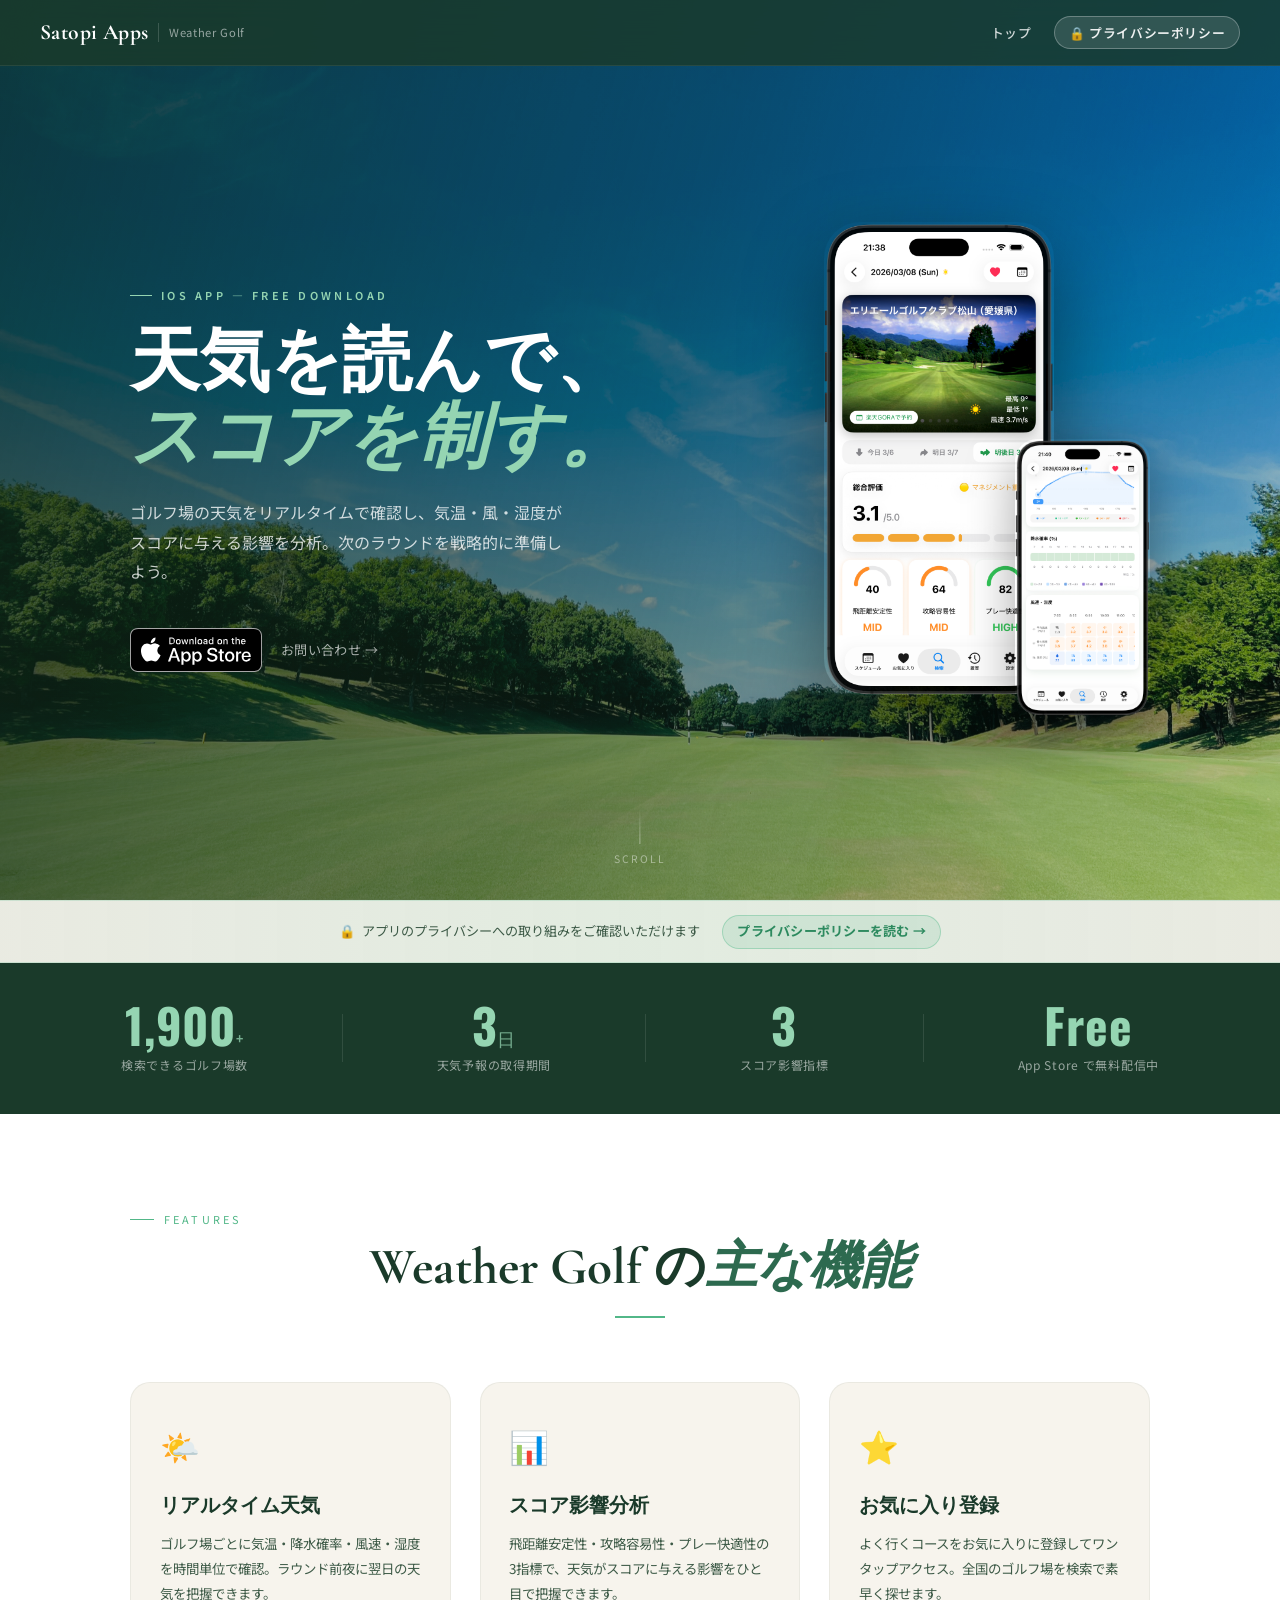
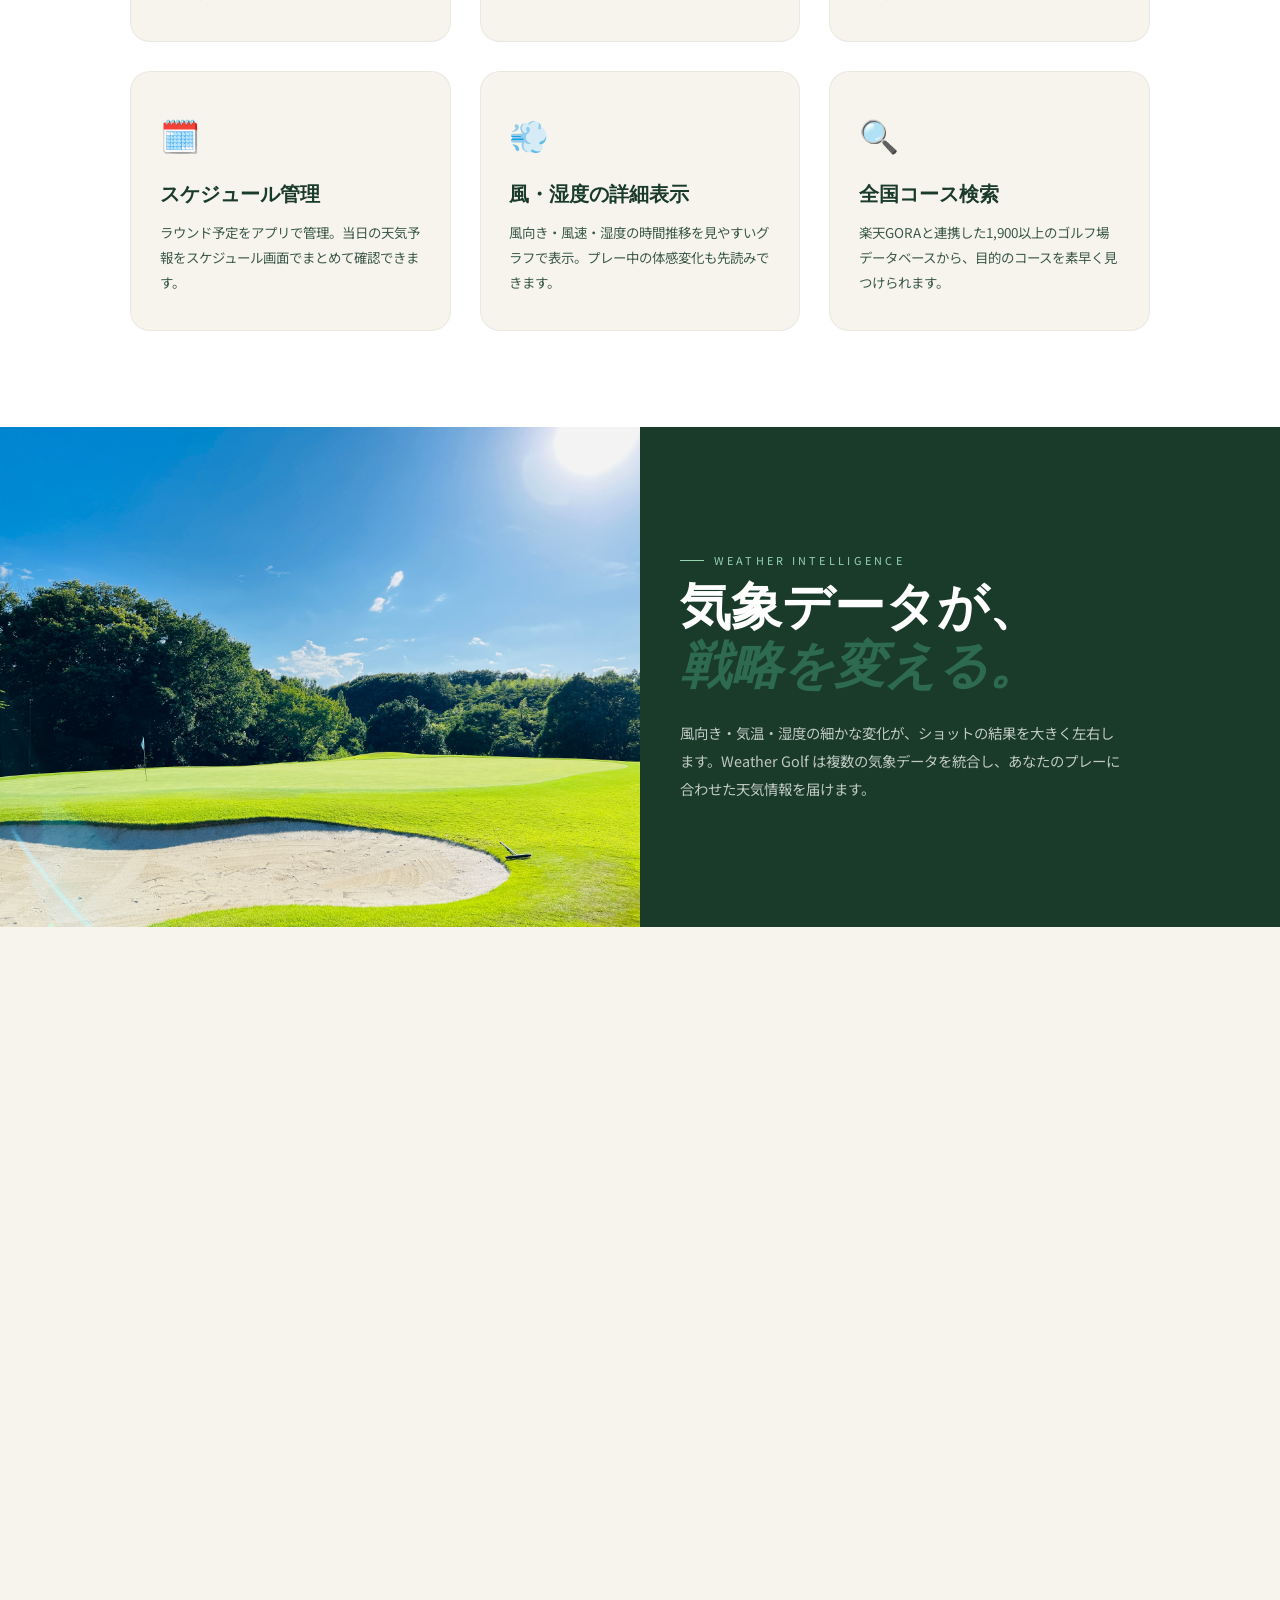
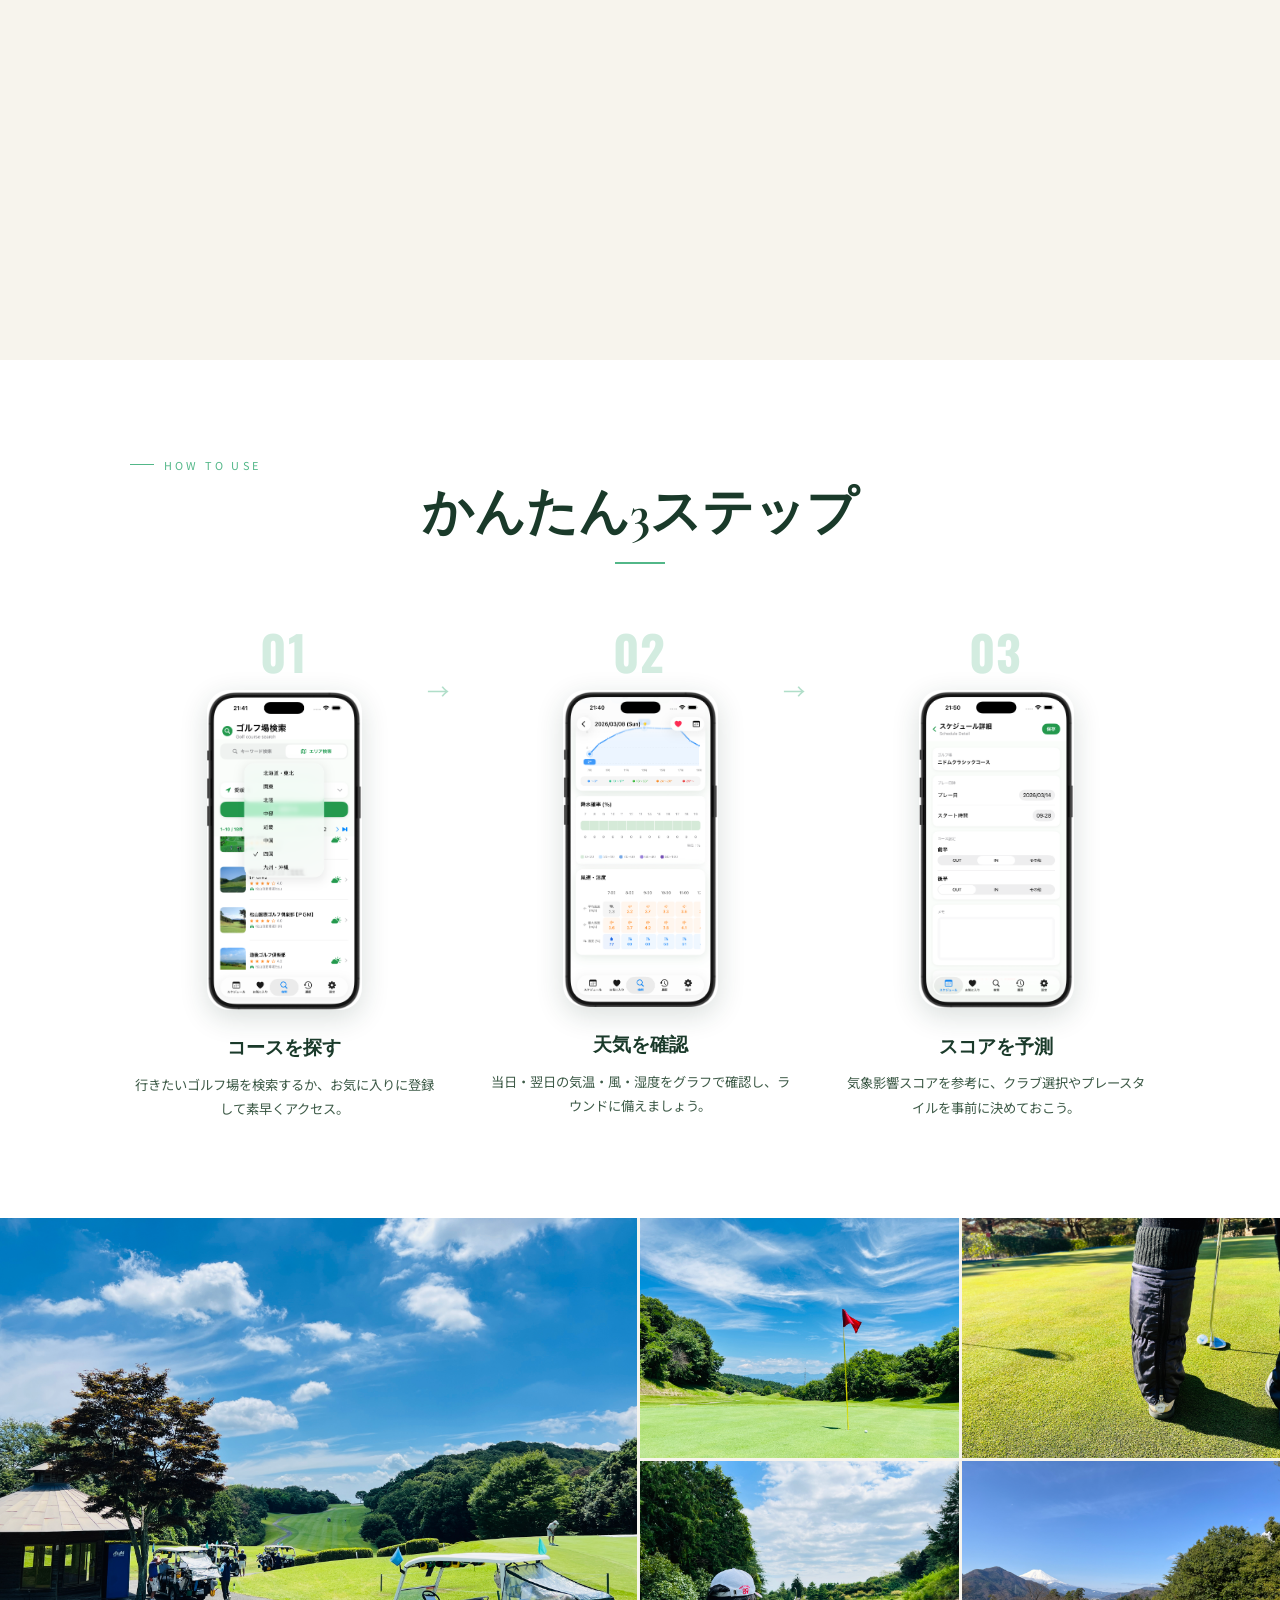
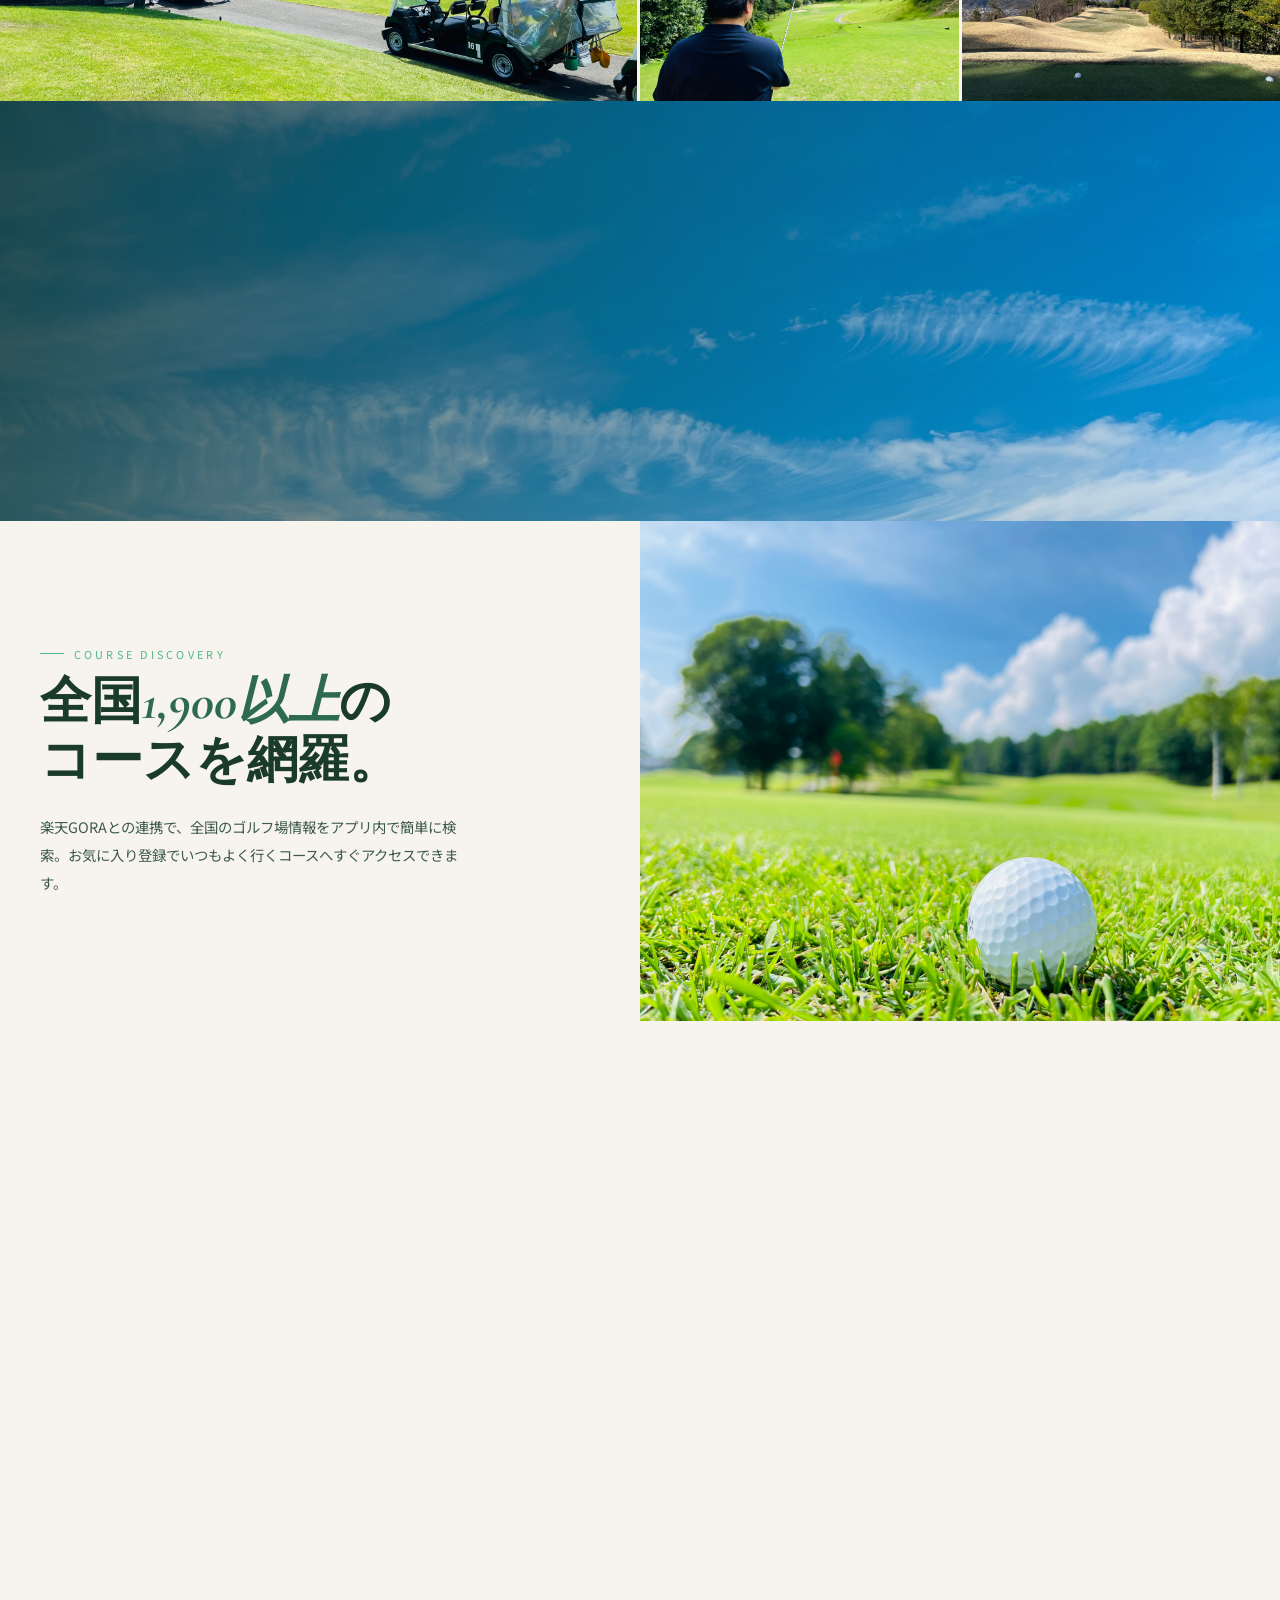
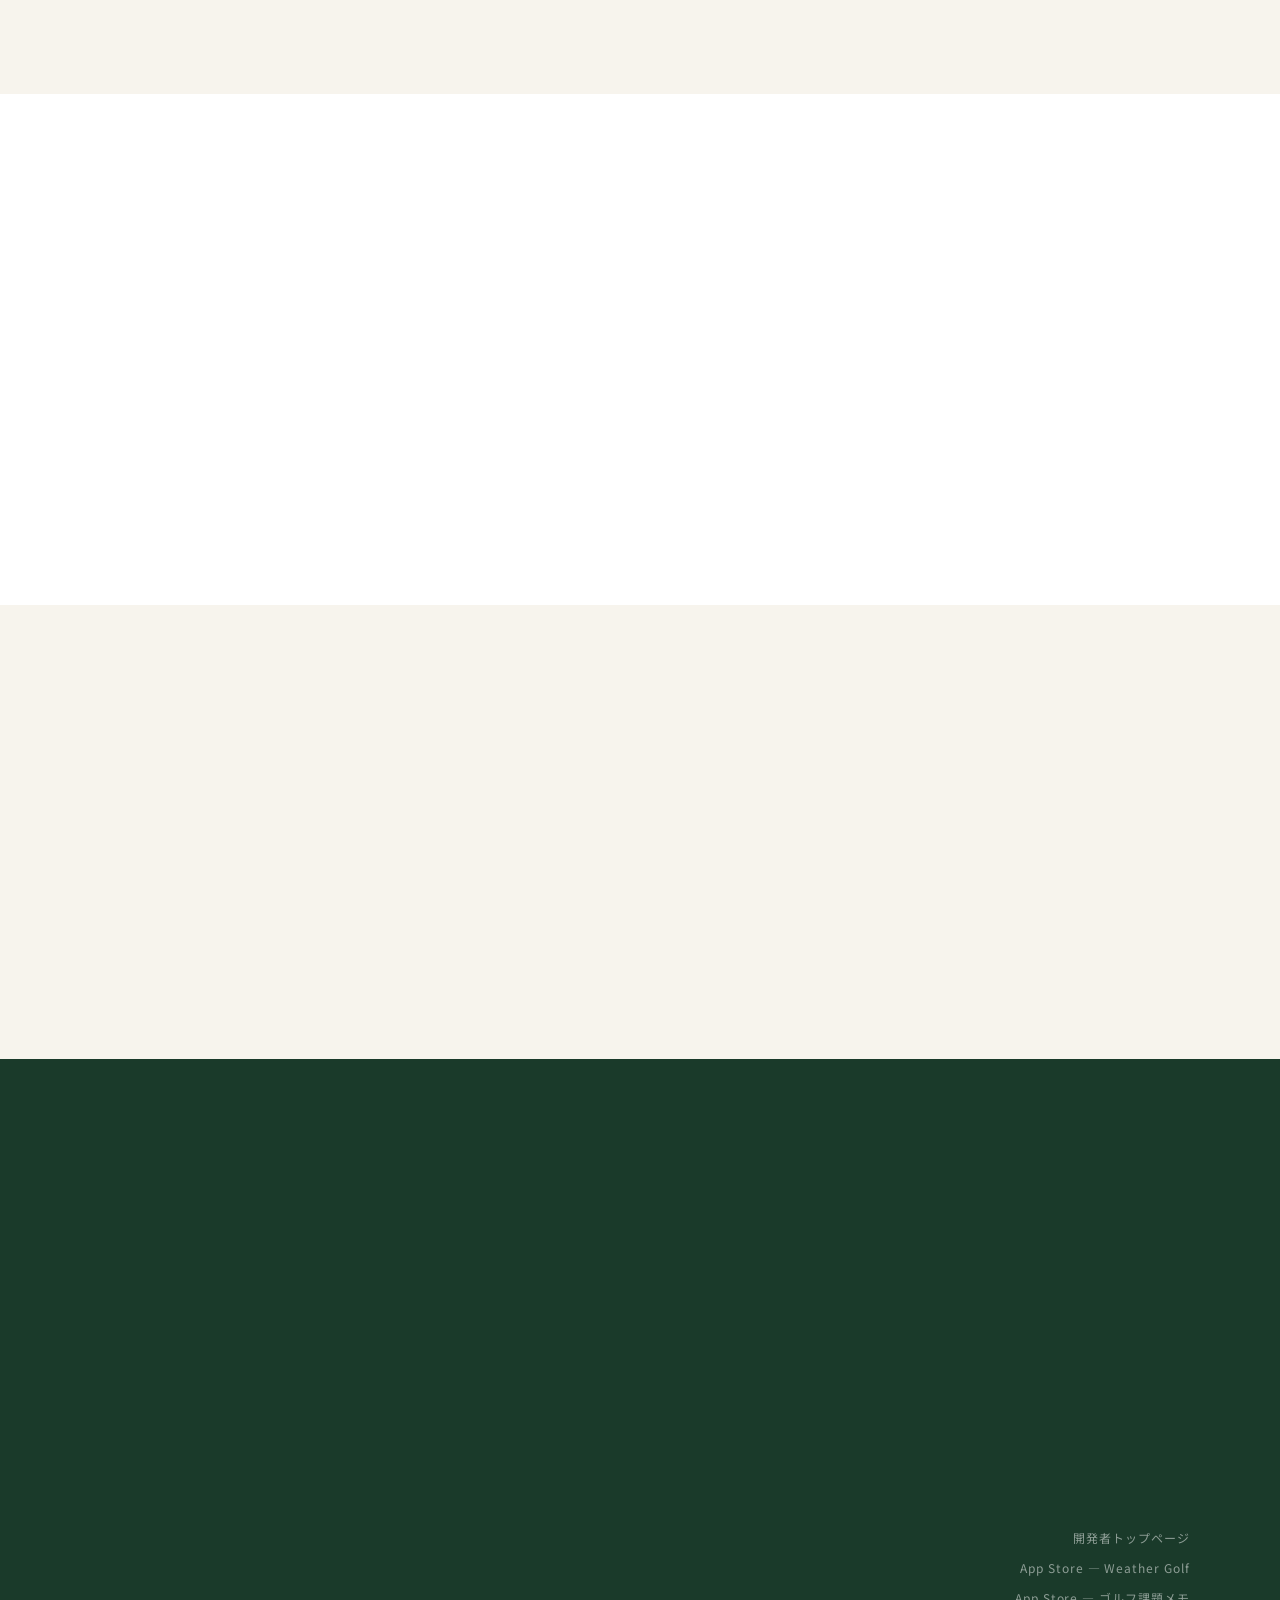
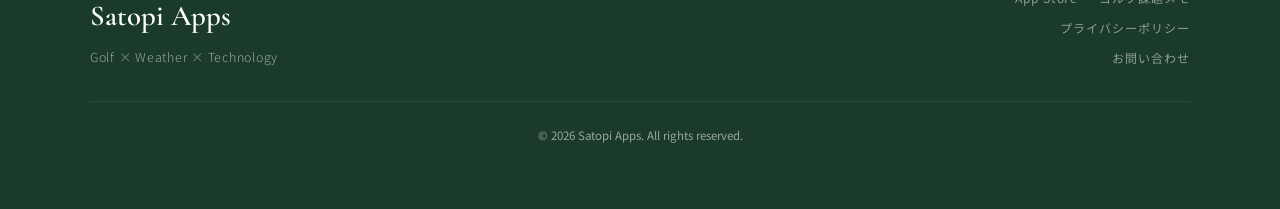
<file: apps/weather-golf/index.html>
<!DOCTYPE html>
<html lang="ja">
<head>
  <meta charset="UTF-8" />
  <meta name="viewport" content="width=device-width, initial-scale=1.0" />
  <title>Weather Golf — ゴルフ場天気 &amp; スコア影響分析</title>
  <meta name="description" content="ゴルフラウンドの天気をリアルタイムで確認。気温・風・湿度がスコアに与える影響をAI分析。Weather Golf で快適なゴルフライフを。" />
  <link rel="stylesheet" href="../../assets/css/common.css" />
  <!-- ★ OGP など必要に応じて追加 -->

  <style>
    /* ================================================================
       Weather Golf — page-specific styles  v3
    ================================================================ */

    /* ── Google Fonts 追加（Oswald for numbers） ── */
    @import url('https://fonts.googleapis.com/css2?family=Oswald:wght@400;500;600;700&display=swap');

    /* ── ナビゲーション ── */
    .site-nav {
      position: fixed;
      top: 0; left: 0; right: 0;
      z-index: 200;
      padding: 0.9rem 2.5rem;
      display: flex;
      align-items: center;
      justify-content: space-between;
      background: rgba(26, 58, 42, 0.82);
      backdrop-filter: blur(16px);
      -webkit-backdrop-filter: blur(16px);
      border-bottom: 1px solid rgba(255,255,255,0.07);
      transition: background 0.4s, box-shadow 0.3s;
    }
    .site-nav.scrolled {
      background: rgba(247, 244, 237, 0.94);
      box-shadow: 0 2px 24px rgba(26, 58, 42, 0.1);
    }
    .nav-logo {
      font-family: var(--font-display);
      font-size: 1.35rem;
      font-weight: 700;
      color: #fff;
      text-decoration: none;
      letter-spacing: 0.02em;
      display: flex;
      align-items: center;
      gap: 0.6rem;
      transition: color 0.4s;
    }
    .site-nav.scrolled .nav-logo { color: var(--color-primary); }
    .nav-logo-sep {
      font-family: var(--font-body);
      font-size: 0.7rem;
      font-weight: 400;
      opacity: 0.55;
      padding-left: 0.6rem;
      border-left: 1px solid rgba(255,255,255,0.3);
      letter-spacing: 0.06em;
    }
    .site-nav.scrolled .nav-logo-sep {
      border-left-color: rgba(26,58,42,0.2);
      opacity: 1;
      color: var(--color-text-light);
    }
    .nav-links {
      display: flex;
      align-items: center;
      gap: 1.4rem;
    }
    .nav-links a {
      font-size: 0.8rem;
      letter-spacing: 0.05em;
      color: rgba(255,255,255,0.8);
      text-decoration: none;
      font-weight: 500;
      transition: color 0.3s;
    }
    .nav-links a:hover { color: #fff; }
    .site-nav.scrolled .nav-links a { color: var(--color-text-mid); }
    .site-nav.scrolled .nav-links a:hover { color: var(--color-primary); }
    .nav-privacy {
      background: rgba(255,255,255,0.12) !important;
      color: rgba(255,255,255,0.92) !important;
      border: 1px solid rgba(255,255,255,0.28) !important;
      padding: 0.3rem 0.85rem;
      border-radius: 100px;
      font-weight: 600 !important;
      transition: all 0.25s !important;
    }
    .nav-privacy:hover {
      background: rgba(255,255,255,0.22) !important;
    }
    .site-nav.scrolled .nav-privacy {
      background: rgba(82,183,136,0.12) !important;
      color: #2d8a5f !important;
      border-color: rgba(82,183,136,0.4) !important;
    }
    .site-nav.scrolled .nav-privacy:hover {
      background: var(--color-accent) !important;
      color: #fff !important;
    }

    /* ── ヒーロー（フルブリード写真背景） ── */
    .hero-section {
      position: relative;
      min-height: 100vh;
      display: flex;
      align-items: center;
      overflow: hidden;
    }
    .hero-bg {
      position: absolute;
      inset: 0;
      z-index: 0;
    }
    .hero-bg img {
      width: 100%; height: 100%;
      object-fit: cover;
      object-position: center 30%;
      animation: heroZoom 14s ease-out both;
    }
    .hero-bg::after {
      content: '';
      position: absolute;
      inset: 0;
      background: linear-gradient(
        105deg,
        rgba(15, 40, 25, 0.80) 0%,
        rgba(15, 40, 25, 0.55) 50%,
        rgba(15, 40, 25, 0.20) 100%
      );
    }
    .hero-inner {
      position: relative;
      z-index: 1;
      width: 100%;
      max-width: var(--container-max);
      margin: 0 auto;
      padding: 9rem var(--container-pad) 6rem;
      display: grid;
      grid-template-columns: 1.1fr 0.9fr;
      align-items: center;
      gap: 5rem;
    }
    .hero-content { }
    .hero-eyebrow {
      display: inline-flex;
      align-items: center;
      gap: 0.55rem;
      font-size: 0.68rem;
      letter-spacing: 0.32em;
      text-transform: uppercase;
      color: var(--color-accent-light);
      margin-bottom: 1.2rem;
      font-weight: 600;
    }
    .hero-eyebrow::before {
      content: '';
      width: 22px; height: 1px;
      background: var(--color-accent-light);
    }
    .hero-title {
      font-family: var(--font-display);
      font-size: clamp(2.8rem, 5.5vw, 4.6rem);
      font-weight: 700;
      line-height: 1.08;
      color: #fff;
      margin-bottom: 1.4rem;
    }
    .hero-title em {
      font-style: italic;
      color: var(--color-accent-light);
    }
    .hero-desc {
      font-size: 1rem;
      color: rgba(255,255,255,0.78);
      line-height: 1.85;
      margin-bottom: 2.6rem;
      max-width: 440px;
    }
    .hero-cta {
      display: flex;
      align-items: center;
      gap: 1.2rem;
      flex-wrap: wrap;
    }
    /* App Store バッジ（黒） */
    .badge-appstore {
      display: inline-block;
      transition: transform 0.25s, opacity 0.25s;
    }
    .badge-appstore:hover { transform: translateY(-2px); opacity: 0.9; }
    .badge-appstore img {
      height: 44px;
      width: auto;
      display: block;
    }
    /* App Store バッジ（白）*/
    .badge-appstore-wht img { filter: brightness(0) invert(1); }
    .hero-contact {
      display: inline-flex;
      align-items: center;
      gap: 0.4rem;
      font-size: 0.82rem;
      color: rgba(255,255,255,0.65);
      text-decoration: none;
      transition: color 0.2s;
      letter-spacing: 0.03em;
    }
    .hero-contact:hover { color: rgba(255,255,255,0.9); }
    /* スマホ画像 */
    .hero-phones {
      display: flex;
      justify-content: center;
      align-items: flex-end;
      position: relative;
      padding-bottom: 2rem;
    }
    .hero-phone-main {
      width: 230px;
      border-radius: 36px;
      box-shadow: 0 32px 80px rgba(0,0,0,0.4);
      position: relative;
      z-index: 2;
      animation: heroZoom 1.6s ease-out both;
    }
    .hero-phone-sub {
      width: 135px;
      border-radius: 22px;
      box-shadow: 0 18px 50px rgba(0,0,0,0.35);
      position: absolute;
      bottom: 12px;
      right: 0;
      z-index: 3;
      animation: heroZoom 2s ease-out 0.25s both;
    }
    /* スクロールヒント */
    .scroll-hint {
      position: absolute;
      bottom: 2rem;
      left: 50%;
      transform: translateX(-50%);
      z-index: 1;
      display: flex;
      flex-direction: column;
      align-items: center;
      gap: 0.4rem;
      color: rgba(255,255,255,0.45);
      font-size: 0.65rem;
      letter-spacing: 0.18em;
      text-transform: uppercase;
      animation: scrollBounce 2.2s infinite;
    }
    .scroll-hint-line {
      width: 1px; height: 36px;
      background: linear-gradient(to bottom, transparent, rgba(255,255,255,0.45));
    }

    /* ── プライバシーリボン ── */
    .privacy-ribbon {
      background: linear-gradient(90deg,
        rgba(45,106,79,0.07) 0%,
        rgba(82,183,136,0.13) 50%,
        rgba(45,106,79,0.07) 100%
      );
      border-top: 1px solid rgba(82,183,136,0.2);
      border-bottom: 1px solid rgba(82,183,136,0.2);
      padding: 0.85rem var(--container-pad);
      display: flex;
      align-items: center;
      justify-content: center;
      gap: 1.4rem;
      flex-wrap: wrap;
    }
    .privacy-ribbon-text {
      display: flex;
      align-items: center;
      gap: 0.45rem;
      font-size: 0.82rem;
      color: var(--color-text-mid);
    }
    .privacy-ribbon-link {
      display: inline-flex;
      align-items: center;
      gap: 0.4rem;
      font-size: 0.82rem;
      font-weight: 700;
      color: #2d8a5f;
      text-decoration: none;
      background: rgba(82,183,136,0.14);
      border: 1px solid rgba(82,183,136,0.38);
      padding: 0.3rem 0.88rem;
      border-radius: 100px;
      transition: all 0.2s;
      letter-spacing: 0.02em;
    }
    .privacy-ribbon-link:hover {
      background: var(--color-accent);
      color: #fff;
      border-color: var(--color-accent);
    }

    /* ── 機能カード ── */
    .features-section {
      background: var(--color-surface);
      padding: var(--section-padding);
    }
    .features-header { text-align: center; margin-bottom: 4rem; }
    .features-header .section-divider { margin: 1.2rem auto 0; }
    .features-grid {
      display: grid;
      grid-template-columns: repeat(3, 1fr);
      gap: 1.8rem;
    }
    .feature-card {
      background: var(--color-bg);
      border-radius: var(--radius-card);
      padding: 2.2rem 1.8rem;
      border: 1px solid rgba(26,58,42,0.06);
      transition: all 0.3s;
      position: relative;
      overflow: hidden;
    }
    .feature-card::after {
      content: '';
      position: absolute;
      bottom: 0; left: 0; right: 0;
      height: 3px;
      background: linear-gradient(90deg, var(--color-accent), var(--color-accent-light));
      transform: scaleX(0);
      transition: transform 0.3s;
    }
    .feature-card:hover { transform: translateY(-6px); box-shadow: var(--shadow-hover); }
    .feature-card:hover::after { transform: scaleX(1); }
    .feature-icon { font-size: 2rem; margin-bottom: 1rem; display: block; }
    .feature-title {
      font-family: var(--font-display);
      font-size: 1.25rem;
      font-weight: 700;
      color: var(--color-primary);
      margin-bottom: 0.55rem;
    }
    .feature-desc {
      font-size: 0.84rem;
      color: var(--color-text-mid);
      line-height: 1.85;
    }

    /* ── 分割セクション ── */
    .split-section {
      display: grid;
      grid-template-columns: 1fr 1fr;
      min-height: 500px;
    }
    .split-section.reverse { direction: rtl; }
    .split-section.reverse > * { direction: ltr; }
    .split-photo { overflow: hidden; }
    .split-photo img {
      width: 100%; height: 100%;
      object-fit: cover;
      transition: transform 0.9s ease;
    }
    .split-section:hover .split-photo img { transform: scale(1.04); }
    .split-content {
      display: flex;
      flex-direction: column;
      justify-content: center;
      padding: 5rem var(--container-pad);
      background: var(--color-primary);
      color: #fff;
    }
    .split-content.light {
      background: var(--color-bg);
      color: var(--color-text);
    }
    .split-content .section-label { color: var(--color-accent-light); }
    .split-content .section-label::before { background: var(--color-accent-light); }
    .split-content.light .section-label { color: var(--color-accent); }
    .split-content.light .section-label::before { background: var(--color-accent); }
    .split-content .section-heading { color: #fff; }
    .split-content.light .section-heading { color: var(--color-primary); }
    .split-content p {
      font-size: 0.9rem;
      line-height: 1.95;
      margin-top: 1.4rem;
      max-width: 440px;
      color: rgba(255,255,255,0.72);
    }
    .split-content.light p { color: var(--color-text-mid); }

    /* ── スクリーンショットギャラリー ── */
    .gallery-section {
      padding: var(--section-padding);
      background: var(--color-bg);
      overflow: hidden;
    }
    .gallery-intro {
      max-width: var(--container-max);
      margin: 0 auto;
      padding: 0 var(--container-pad);
      display: grid;
      grid-template-columns: 1fr auto;
      gap: 4rem;
      align-items: center;
      margin-bottom: 3rem;
    }
    .gallery-scroll {
      display: flex;
      gap: 1.2rem;
      overflow-x: auto;
      padding: 1.2rem 0 2rem;
      scrollbar-width: thin;
      scrollbar-color: var(--color-accent-light) transparent;
      -webkit-overflow-scrolling: touch;
    }
    .gallery-scroll { 
      padding-left: max(1.4rem, calc((100vw - 1100px) / 2 + 2.5rem));
      padding-right: max(1.4rem, calc((100vw - 1100px) / 2 + 2.5rem));
    }
    .gallery-scroll::-webkit-scrollbar { height: 3px; }
    .gallery-scroll::-webkit-scrollbar-thumb {
      background: var(--color-accent-light);
      border-radius: 2px;
    }
    .gallery-thumb {
      flex-shrink: 0;
      width: 185px;
      border-radius: 24px;
      overflow: hidden;
      box-shadow: 0 8px 32px rgba(26,58,42,0.15);
      transition: transform 0.3s;
    }
    .gallery-thumb:hover { transform: scale(1.04) translateY(-5px); }
    .gallery-thumb img { width: 100%; height: auto; display: block; }

    /* ── 使い方 3ステップ ── */
    .howto-section {
      background: var(--color-surface);
      padding: var(--section-padding);
    }
    .howto-header { text-align: center; margin-bottom: 4rem; }
    .howto-header .section-divider { margin: 1.2rem auto 0; }
    .howto-grid {
      display: grid;
      grid-template-columns: repeat(3, 1fr);
      gap: 3rem;
      max-width: var(--container-max);
      margin: 0 auto;
      padding: 0 var(--container-pad);
    }
    .howto-step {
      text-align: center;
      position: relative;
    }
    /* ★ 数字：Oswald で読みやすく */
    .step-number {
      font-family: 'Oswald', 'Cormorant Garamond', sans-serif;
      font-size: 3rem;
      font-weight: 700;
      color: var(--color-accent);
      opacity: 0.25;
      line-height: 1;
      margin-bottom: 0.9rem;
      letter-spacing: 0.04em;
    }
    .step-img {
      width: 155px;
      margin: 0 auto 1.4rem;
      border-radius: 22px;
      overflow: hidden;
      box-shadow: 0 8px 28px rgba(26,58,42,0.16);
    }
    .step-img img { width: 100%; height: auto; }
    .step-title {
      font-family: var(--font-display);
      font-size: 1.2rem;
      font-weight: 700;
      color: var(--color-primary);
      margin-bottom: 0.5rem;
    }
    .step-desc { font-size: 0.83rem; color: var(--color-text-mid); line-height: 1.85; }
    .step-connector {
      position: absolute;
      top: 3.2rem;
      right: -1rem;
      width: 2rem;
      text-align: center;
      color: var(--color-accent);
      opacity: 0.45;
      font-size: 1.4rem;
      line-height: 1;
    }

    /* ── フォトモザイク ── */
    .photo-mosaic {
      display: grid;
      grid-template-columns: 2fr 1fr 1fr;
      grid-template-rows: 240px 240px;
      gap: 3px;
    }
    .photo-mosaic-item { overflow: hidden; position: relative; }
    .photo-mosaic-item img {
      width: 100%; height: 100%;
      object-fit: cover;
      transition: transform 0.8s ease;
    }
    .photo-mosaic-item:hover img { transform: scale(1.06); }
    .photo-mosaic-item.tall { grid-row: span 2; }
    .mosaic-caption {
      position: absolute;
      bottom: 1rem; left: 1rem;
      color: rgba(255,255,255,0.8);
      font-size: 0.7rem;
      letter-spacing: 0.14em;
      text-transform: uppercase;
      font-weight: 600;
      text-shadow: 0 1px 4px rgba(0,0,0,0.4);
    }

    /* ── フォトバナー ── */
    .photo-banner {
      height: 420px;
      overflow: hidden;
      position: relative;
    }
    .photo-banner img {
      width: 100%; height: 100%;
      object-fit: cover;
      object-position: center 35%;
    }
    .photo-banner-overlay {
      position: absolute;
      inset: 0;
      background: linear-gradient(105deg, rgba(15,40,25,0.75) 0%, rgba(15,40,25,0.2) 65%, transparent 100%);
      display: flex;
      align-items: center;
      padding: 0 var(--container-pad);
    }
    .photo-banner-text { max-width: 500px; color: #fff; }
    .photo-banner-text .section-label { color: var(--color-accent-light); }
    .photo-banner-text .section-label::before { background: var(--color-accent-light); }
    .photo-banner-text h2 {
      font-family: var(--font-display);
      font-size: clamp(2rem, 4vw, 3rem);
      font-weight: 700;
      line-height: 1.15;
      margin: 0.5rem 0 1.3rem;
    }

    /* ── FAQ ── */
    .faq-section {
      background: var(--color-bg);
      padding: var(--section-padding);
    }
    .faq-header { text-align: center; margin-bottom: 3.5rem; }
    .faq-header .section-divider { margin: 1.2rem auto 0; }
    .faq-grid {
      display: grid;
      grid-template-columns: 1fr 1fr;
      gap: 1.2rem;
      max-width: var(--container-max);
      margin: 0 auto;
      padding: 0 var(--container-pad);
    }
    .faq-item {
      background: var(--color-surface);
      border-radius: 16px;
      border: 1px solid rgba(26,58,42,0.07);
      overflow: hidden;
    }
    .faq-question {
      display: flex;
      align-items: center;
      justify-content: space-between;
      gap: 1rem;
      padding: 1.2rem 1.5rem;
      cursor: pointer;
      font-weight: 600;
      font-size: 0.9rem;
      color: var(--color-primary);
      list-style: none;
      user-select: none;
      transition: background 0.2s;
    }
    .faq-question:hover { background: rgba(82,183,136,0.05); }
    .faq-question::marker,
    .faq-question::-webkit-details-marker { display: none; }
    .faq-chevron {
      font-size: 0.75rem;
      color: var(--color-accent);
      flex-shrink: 0;
      transition: transform 0.3s;
    }
    details[open] .faq-chevron { transform: rotate(180deg); }
    .faq-answer {
      padding: 0 1.5rem 1.3rem;
      font-size: 0.85rem;
      color: var(--color-text-mid);
      line-height: 1.9;
      border-top: 1px solid rgba(26,58,42,0.06);
      margin-top: 0;
      padding-top: 1rem;
    }
    .faq-answer a {
      color: var(--color-accent);
      text-decoration: underline;
      text-underline-offset: 2px;
    }

    /* ── CTA ── */
    .cta-section {
      padding: var(--section-padding);
      text-align: center;
      background: var(--color-surface);
    }
    .cta-section .section-label { justify-content: center; }
    .cta-section .section-label::before { display: none; }
    .cta-section .section-label::after {
      content: '';
      width: 22px; height: 1px;
      background: var(--color-accent);
    }
    .cta-section .section-heading { margin: 0.6rem auto 1.2rem; max-width: 560px; }
    .cta-desc { font-size: 0.92rem; color: var(--color-text-mid); margin-bottom: 2.4rem; }
    .cta-buttons {
      display: flex;
      justify-content: center;
      gap: 1rem;
      flex-wrap: wrap;
      margin-bottom: 1.6rem;
    }
    .cta-privacy-note {
      font-size: 0.78rem;
      color: var(--color-text-light);
    }
    .cta-privacy-note a {
      color: var(--color-accent);
      text-decoration: underline;
      text-underline-offset: 2px;
    }

    /* ── 他のアプリ紹介 ── */
    .other-apps-section {
      background: var(--color-bg);
      padding: var(--section-padding);
    }
    .other-apps-header { text-align: center; margin-bottom: 3rem; }
    .other-apps-header .section-divider { margin: 1.2rem auto 0; }
    .other-apps-grid {
      display: grid;
      grid-template-columns: repeat(auto-fit, minmax(280px, 1fr));
      gap: 1.4rem;
      max-width: 720px;
      margin: 0 auto;
    }
    .other-app-card {
      background: var(--color-surface);
      border-radius: var(--radius-card);
      padding: 1.6rem 1.8rem;
      border: 1px solid rgba(26,58,42,0.07);
      text-decoration: none;
      display: flex;
      align-items: center;
      gap: 1.2rem;
      transition: all 0.3s;
    }
    .other-app-card:hover { transform: translateY(-4px); box-shadow: var(--shadow-hover); }
    .other-app-icon {
      width: 52px; height: 52px;
      border-radius: 13px;
      background: var(--color-primary);
      display: flex; align-items: center; justify-content: center;
      font-size: 1.5rem;
      flex-shrink: 0;
    }
    .other-app-name {
      font-family: var(--font-display);
      font-size: 1.05rem;
      font-weight: 700;
      color: var(--color-primary);
      margin-bottom: 0.22rem;
    }
    .other-app-sub { font-size: 0.74rem; color: var(--color-text-light); letter-spacing: 0.06em; }

    /* ── 開発者セクション ── */
    .developer-section {
      background: var(--color-primary);
      padding: 4rem var(--container-pad);
      text-align: center;
    }
    .developer-inner {
      max-width: var(--container-max);
      margin: 0 auto;
    }
    .developer-label {
      display: inline-flex;
      align-items: center;
      gap: 0.5rem;
      font-size: 0.68rem;
      letter-spacing: 0.3em;
      text-transform: uppercase;
      color: var(--color-accent-light);
      margin-bottom: 0.8rem;
      font-weight: 600;
    }
    .developer-label::before {
      content: '';
      width: 20px; height: 1px;
      background: var(--color-accent-light);
    }
    .developer-label::after {
      content: '';
      width: 20px; height: 1px;
      background: var(--color-accent-light);
    }
    .developer-title {
      font-family: var(--font-display);
      font-size: clamp(1.6rem, 3vw, 2.4rem);
      font-weight: 700;
      color: #fff;
      margin-bottom: 0.8rem;
    }
    .developer-desc {
      font-size: 0.88rem;
      color: rgba(255,255,255,0.62);
      margin-bottom: 2rem;
      max-width: 420px;
      margin-left: auto;
      margin-right: auto;
      line-height: 1.85;
    }
    .developer-link {
      display: inline-flex;
      align-items: center;
      gap: 0.55rem;
      font-size: 0.88rem;
      font-weight: 600;
      color: var(--color-primary);
      background: #fff;
      text-decoration: none;
      padding: 0.75rem 1.8rem;
      border-radius: var(--radius-btn);
      transition: all 0.25s;
      letter-spacing: 0.02em;
    }
    .developer-link:hover {
      background: var(--color-accent-light);
      transform: translateY(-2px);
      box-shadow: 0 8px 24px rgba(0,0,0,0.2);
    }

    /* ── フッター ── */
    /* common.css の .site-footer を継承 */

    /* ── 数字統計バー ── */
    .stats-bar {
      background: var(--color-primary);
      padding: 2.4rem var(--container-pad);
    }
    .stats-inner {
      max-width: var(--container-max);
      margin: 0 auto;
      display: flex;
      justify-content: space-around;
      align-items: center;
      flex-wrap: wrap;
      gap: 2rem;
    }
    .stat-item { text-align: center; }
    .stat-number {
      font-family: 'Oswald', sans-serif;
      font-size: clamp(2rem, 4vw, 3rem);
      font-weight: 700;
      color: var(--color-accent-light);
      line-height: 1;
      letter-spacing: 0.02em;
    }
    .stat-unit {
      font-family: 'Oswald', sans-serif;
      font-size: 1.1rem;
      font-weight: 400;
      color: var(--color-accent-light);
      opacity: 0.75;
    }
    .stat-label {
      font-size: 0.75rem;
      color: rgba(255,255,255,0.55);
      margin-top: 0.35rem;
      letter-spacing: 0.06em;
    }
    .stat-divider {
      width: 1px; height: 3rem;
      background: rgba(255,255,255,0.1);
    }

    /* ── レスポンシブ ── */
    @media (max-width: 960px) {
      .hero-inner {
        grid-template-columns: 1fr;
        text-align: center;
        padding-top: 8rem;
        gap: 3rem;
      }
      .hero-desc { max-width: 100%; }
      .hero-cta { justify-content: center; }
      .hero-phones { margin: 0 auto; }
      .hero-phone-main { width: 190px; }
      .features-grid { grid-template-columns: 1fr 1fr; }
      .gallery-intro { grid-template-columns: 1fr; gap: 2rem; }
      .split-section { grid-template-columns: 1fr; min-height: auto; }
      .split-section.reverse { direction: ltr; }
      .split-photo { height: 300px; }
      .howto-grid { grid-template-columns: 1fr; gap: 2.8rem; }
      .step-connector { display: none; }
      .faq-grid { grid-template-columns: 1fr; }
      .photo-mosaic {
        grid-template-columns: 1fr 1fr;
        grid-template-rows: 200px 200px 200px;
      }
      .photo-mosaic-item.tall { grid-row: span 1; }
      .stats-inner { gap: 1.2rem; }
      .stat-divider { display: none; }
    }
    @media (max-width: 600px) {
      .features-grid { grid-template-columns: 1fr; }
      .site-nav { padding: 0.8rem 1.4rem; }
      .photo-banner { height: 320px; }
    }
  </style>
</head>
<body>

  <!-- ═══ ナビゲーション ═══ -->
  <nav class="site-nav" id="site-nav">
    <a href="https://satopi72g.github.io/" class="nav-logo">
      Satopi Apps
      <span class="nav-logo-sep">Weather Golf</span>
    </a>
    <div class="nav-links">
      <a href="https://satopi72g.github.io/">トップ</a>
      <a href="https://satopi72g.github.io/privacy/wg-privacypolicy.html"
         target="_blank" rel="noopener"
         class="nav-privacy">🔒 プライバシーポリシー</a>
    </div>
  </nav>

  <!-- ═══ ヒーロー（フルブリード写真） ═══ -->
  <section class="hero-section">
    <div class="hero-bg">
      <!-- ★ golf_002 は開放感のあるフェアウェイ写真。お気に入り変更可 -->
      <img src="../../assets/images/photos/golf/golf_002.jpg"
           alt="" aria-hidden="true" loading="eager" fetchpriority="high" />
    </div>

    <div class="hero-inner">
      <div class="hero-content reveal">
        <span class="hero-eyebrow">iOS App — Free Download</span>
        <h1 class="hero-title">天気を読んで、<br><em>スコアを制す。</em></h1>
        <p class="hero-desc">
          ゴルフ場の天気をリアルタイムで確認し、気温・風・湿度がスコアに与える影響を分析。次のラウンドを戦略的に準備しよう。
        </p>
        <div class="hero-cta">
          <!-- ★ App Store バッジ（黒） -->
          <a href="https://apps.apple.com/jp/app/weather-golf-%E3%82%B4%E3%83%AB%E3%83%95%E5%A0%B4%E5%A4%A9%E6%B0%97-%E3%82%B9%E3%82%B3%E3%82%A2%E5%BD%B1%E9%9F%BF%E5%88%86%E6%9E%90/id6759699964"
             target="_blank" rel="noopener"
             class="badge-appstore">
            <img src="../../assets/images/icons/Download_on_the_App_Store_Badge_US-UK_RGB_blk_092917.svg"
                 alt="Download on the App Store" />
          </a>
          <a href="https://docs.google.com/forms/d/e/1FAIpQLSeToTYuvA3ik0m-2a_wbeeyEM6d6KWkqj4OWqOi2llCcOurvA/viewform?usp=dialog"
             target="_blank" rel="noopener"
             class="hero-contact">お問い合わせ →</a>
        </div>
      </div>

      <div class="hero-phones reveal delay-2">
        <img src="../../assets/images/screenshots/weather-golf/main.png"
             alt="Weather Golf メイン画面"
             class="hero-phone-main"
             loading="eager" />
        <img src="../../assets/images/screenshots/weather-golf/GolfWeather_02.png"
             alt="Weather Golf 天気詳細"
             class="hero-phone-sub"
             loading="eager" />
      </div>
    </div>

    <div class="scroll-hint" aria-hidden="true">
      <div class="scroll-hint-line"></div>
      <span>Scroll</span>
    </div>
  </section>

  <!-- ═══ プライバシーリボン ═══ -->
  <div class="privacy-ribbon">
    <div class="privacy-ribbon-text">
      <span>🔒</span>
      アプリのプライバシーへの取り組みをご確認いただけます
    </div>
    <a href="https://satopi72g.github.io/privacy/wg-privacypolicy.html"
       target="_blank" rel="noopener"
       class="privacy-ribbon-link">プライバシーポリシーを読む →</a>
  </div>

  <!-- ═══ 統計バー ═══ -->
  <div class="stats-bar">
    <div class="stats-inner reveal">
      <div class="stat-item">
        <div class="stat-number">1,900<span class="stat-unit">+</span></div>
        <div class="stat-label">検索できるゴルフ場数</div>
      </div>
      <div class="stat-divider"></div>
      <div class="stat-item">
        <div class="stat-number">3<span class="stat-unit">日</span></div>
        <div class="stat-label">天気予報の取得期間</div>
      </div>
      <div class="stat-divider"></div>
      <div class="stat-item">
        <div class="stat-number">3</div>
        <div class="stat-label">スコア影響指標</div>
      </div>
      <div class="stat-divider"></div>
      <div class="stat-item">
        <div class="stat-number">Free</div>
        <div class="stat-label">App Store で無料配信中</div>
      </div>
    </div>
  </div>

  <!-- ═══ 機能紹介 ═══ -->
  <section class="features-section">
    <div class="container">
      <div class="features-header reveal">
        <span class="section-label">Features</span>
        <h2 class="section-heading">Weather Golf の<em>主な機能</em></h2>
        <div class="section-divider"></div>
      </div>
      <div class="features-grid">
        <div class="feature-card reveal delay-1">
          <span class="feature-icon">🌤️</span>
          <h3 class="feature-title">リアルタイム天気</h3>
          <p class="feature-desc">ゴルフ場ごとに気温・降水確率・風速・湿度を時間単位で確認。ラウンド前夜に翌日の天気を把握できます。</p>
        </div>
        <div class="feature-card reveal delay-2">
          <span class="feature-icon">📊</span>
          <h3 class="feature-title">スコア影響分析</h3>
          <p class="feature-desc">飛距離安定性・攻略容易性・プレー快適性の3指標で、天気がスコアに与える影響をひと目で把握できます。</p>
        </div>
        <div class="feature-card reveal delay-3">
          <span class="feature-icon">⭐</span>
          <h3 class="feature-title">お気に入り登録</h3>
          <p class="feature-desc">よく行くコースをお気に入りに登録してワンタップアクセス。全国のゴルフ場を検索で素早く探せます。</p>
        </div>
        <div class="feature-card reveal delay-1">
          <span class="feature-icon">🗓️</span>
          <h3 class="feature-title">スケジュール管理</h3>
          <p class="feature-desc">ラウンド予定をアプリで管理。当日の天気予報をスケジュール画面でまとめて確認できます。</p>
        </div>
        <div class="feature-card reveal delay-2">
          <span class="feature-icon">💨</span>
          <h3 class="feature-title">風・湿度の詳細表示</h3>
          <p class="feature-desc">風向き・風速・湿度の時間推移を見やすいグラフで表示。プレー中の体感変化も先読みできます。</p>
        </div>
        <div class="feature-card reveal delay-3">
          <span class="feature-icon">🔍</span>
          <h3 class="feature-title">全国コース検索</h3>
          <p class="feature-desc">楽天GORAと連携した1,900以上のゴルフ場データベースから、目的のコースを素早く見つけられます。</p>
        </div>
      </div>
    </div>
  </section>

  <!-- ═══ 分割①：グリーン写真 × テキスト ═══ -->
  <div class="split-section">
    <div class="split-photo">
      <img src="../../assets/images/photos/golf/green_003.jpg"
           alt="ゴルフグリーン" loading="lazy" />
    </div>
    <div class="split-content">
      <span class="section-label">Weather Intelligence</span>
      <h2 class="section-heading">気象データが、<br><em>戦略を変える。</em></h2>
      <p>風向き・気温・湿度の細かな変化が、ショットの結果を大きく左右します。Weather Golf は複数の気象データを統合し、あなたのプレーに合わせた天気情報を届けます。</p>
    </div>
  </div>

  <!-- ═══ スクリーンショットギャラリー ═══ -->
  <section class="gallery-section">
    <div class="gallery-intro">
      <div class="reveal">
        <span class="section-label">Screenshots</span>
        <h2 class="section-heading">直感的な<em>UI デザイン</em></h2>
        <div class="section-divider"></div>
        <p style="margin-top:1.4rem;font-size:0.9rem;color:var(--color-text-mid);line-height:1.9;max-width:420px;">
          スクロールしてスクリーンショットをご覧ください。情報がひと目でわかる、すっきりしたデザインを追求しています。
        </p>
      </div>
      <div class="reveal delay-2">
        <img src="../../assets/images/screenshots/weather-golf/main.png"
             alt="天気概要"
             style="width:175px;border-radius:26px;box-shadow:0 16px 50px rgba(26,58,42,0.18);"
             loading="lazy" />
      </div>
    </div>
    <!-- スクロールギャラリー -->
    <div class="gallery-scroll reveal">
      <div class="gallery-thumb">
        <img src="../../assets/images/screenshots/weather-golf/GolfWeather_01.png"
             alt="天気詳細" loading="lazy" />
      </div>
      <div class="gallery-thumb">
        <img src="../../assets/images/screenshots/weather-golf/GolfWeather_02.png"
             alt="天気詳細" loading="lazy" />
      </div>
      <div class="gallery-thumb">
        <img src="../../assets/images/screenshots/weather-golf/Search_01.png"
             alt="コース検索" loading="lazy" />
      </div>
      <div class="gallery-thumb">
        <img src="../../assets/images/screenshots/weather-golf/Search_02.png"
             alt="検索結果" loading="lazy" />
      </div>
      <div class="gallery-thumb">
        <img src="../../assets/images/screenshots/weather-golf/Schedule_01.png"
             alt="スケジュール画面" loading="lazy" />
      </div>
      <div class="gallery-thumb">
        <img src="../../assets/images/screenshots/weather-golf/Favorite_01.png"
             alt="お気に入り" loading="lazy" />
      </div>
    </div>
  </section>

  <!-- ═══ 使い方 3ステップ ═══ -->
  <section class="howto-section">
    <div class="container">
      <div class="howto-header reveal">
        <span class="section-label">How to Use</span>
        <h2 class="section-heading">かんたん<b>3ステップ</b></h2>
        <div class="section-divider"></div>
      </div>
    </div>
    <div class="howto-grid">
      <div class="howto-step reveal delay-1">
        <div class="step-number">01</div>
        <div class="step-img">
          <img src="../../assets/images/screenshots/weather-golf/Search_01.png"
               alt="コースを探す" loading="lazy" />
        </div>
        <h3 class="step-title">コースを探す</h3>
        <p class="step-desc">行きたいゴルフ場を検索するか、お気に入りに登録して素早くアクセス。</p>
        <span class="step-connector" aria-hidden="true">→</span>
      </div>
      <div class="howto-step reveal delay-2">
        <div class="step-number">02</div>
        <div class="step-img">
          <img src="../../assets/images/screenshots/weather-golf/GolfWeather_02.png"
               alt="天気を確認する" loading="lazy" />
        </div>
        <h3 class="step-title">天気を確認</h3>
        <p class="step-desc">当日・翌日の気温・風・湿度をグラフで確認し、ラウンドに備えましょう。</p>
        <span class="step-connector" aria-hidden="true">→</span>
      </div>
      <div class="howto-step reveal delay-3">
        <div class="step-number">03</div>
        <div class="step-img">
          <img src="../../assets/images/screenshots/weather-golf/Schedule_02.png"
               alt="スコアを予測" loading="lazy" />
        </div>
        <h3 class="step-title">スコアを予測</h3>
        <p class="step-desc">気象影響スコアを参考に、クラブ選択やプレースタイルを事前に決めておこう。</p>
      </div>
    </div>
  </section>

  <!-- ═══ フォトモザイク ═══ -->
  <!--
    WG 使用写真：green_001, green_003, golf_001, golf_004, player_003
    ゴルフ課題メモ用に温存：cart, club, cup, score, practice, bucket,
                            player_001/002/004/005/006, golf_002/005/006/007, green_002/004/005
  -->
  <div class="photo-mosaic">
    <div class="photo-mosaic-item tall">
      <img src="../../assets/images/photos/golf/golf_001.jpg" alt="" loading="lazy" />
    </div>
    <div class="photo-mosaic-item">
      <img src="../../assets/images/photos/golf/green_001.jpg" alt="" loading="lazy" />
    </div>
    <div class="photo-mosaic-item">
      <img src="../../assets/images/photos/golf/player_001.jpg" alt="" loading="lazy" />
    </div>
    <div class="photo-mosaic-item">
      <img src="../../assets/images/photos/golf/player_013.jpg" alt="" loading="lazy" />
    </div>
    <div class="photo-mosaic-item">
      <img src="../../assets/images/photos/golf/golf_003.jpg" alt="" loading="lazy" />
    </div>
  </div>

  <!-- ═══ フォトバナー × CTA ═══ -->
  <div class="photo-banner">
    <img src="../../assets/images/photos/golf/golf_004.jpg"
         alt="" aria-hidden="true" loading="lazy" />
    <div class="photo-banner-overlay">
      <div class="photo-banner-text reveal">
        <span class="section-label">Your Round, Your Way</span>
        <h2>天気を味方に、<br>ベストスコアへ。</h2>

      </div>
    </div>
  </div>

  <!-- ═══ 分割②：コース写真（reverse）× テキスト ═══ -->
  <div class="split-section reverse">
    <div class="split-photo">
      <img src="../../assets/images/photos/golf/golf_006.jpg"
           alt="ゴルフコース" loading="lazy" />
    </div>
    <div class="split-content light">
      <span class="section-label">Course Discovery</span>
      <h2 class="section-heading">全国<em>1,900以上</em>の<br>コースを網羅。</h2>
      <p>楽天GORAとの連携で、全国のゴルフ場情報をアプリ内で簡単に検索。お気に入り登録でいつもよく行くコースへすぐアクセスできます。</p>
    </div>
  </div>

  <!-- ═══ FAQ ═══ -->
  <section class="faq-section">
    <div class="container">
      <div class="faq-header reveal">
        <span class="section-label">FAQ</span>
        <h2 class="section-heading">よくある<em>ご質問</em></h2>
        <div class="section-divider"></div>
      </div>
    </div>
    <div class="faq-grid">
      <details class="faq-item reveal delay-1">
        <summary class="faq-question">
          このアプリは無料ですか？
          <span class="faq-chevron">▼</span>
        </summary>
        <div class="faq-answer">
          はい、App Store で無料でダウンロードいただけます。一部機能の利用にあたって広告（AdMob）が表示される場合があります。
        </div>
      </details>

      <details class="faq-item reveal delay-2">
        <summary class="faq-question">
          天気予報はどれくらい先まで確認できますか？
          <span class="faq-chevron">▼</span>
        </summary>
        <div class="faq-answer">
          当日を含む最大3日間の天気予報を確認できます。時間ごとの気温・降水確率・風速・湿度が表示されます。
        </div>
      </details>

      <details class="faq-item reveal delay-1">
        <summary class="faq-question">
          スコアへの影響はどのように計算されますか？
          <span class="faq-chevron">▼</span>
        </summary>
        <div class="faq-answer">
          独自アルゴリズムにより「飛距離安定性」「攻略容易性」「プレー快適性」の3指標をスコア化し、総合的なプレー指数として表示しています。気温・風速・湿度・WBGT（熱ストレス指数）などを考慮しています。
        </div>
      </details>

      <details class="faq-item reveal delay-2">
        <summary class="faq-question">
          対応しているゴルフ場の数はどのくらいですか？
          <span class="faq-chevron">▼</span>
        </summary>
        <div class="faq-answer">
          楽天GORAのAPIと連携しており、全国1,900以上のゴルフ場を検索できます。お気に入り登録で、よく利用するコースへすぐアクセスできます。
        </div>
      </details>

      <details class="faq-item reveal delay-1">
        <summary class="faq-question">
          Android版はありますか？
          <span class="faq-chevron">▼</span>
        </summary>
        <div class="faq-answer">
          現在はiOS版のみ提供しています。Android版については現時点では未定です。
        </div>
      </details>

      <details class="faq-item reveal delay-2">
        <summary class="faq-question">
          天気データはどこから取得していますか？
          <span class="faq-chevron">▼</span>
        </summary>
        <div class="faq-answer">
          WeatherAPI.com のデータを利用しています。予報は参考値であり、実際の天気と異なる場合があります。プレー判断の最終確認は公式予報もあわせてご確認ください。
        </div>
      </details>

      <details class="faq-item reveal delay-1">
        <summary class="faq-question">
          個人情報やデータはどのように扱われますか？
          <span class="faq-chevron">▼</span>
        </summary>
        <div class="faq-answer">
          アカウント登録は不要で、クラウドへのデータ送信も行いません。詳細は
          <a href="https://satopi72g.github.io/privacy/wg-privacypolicy.html"
             target="_blank" rel="noopener">プライバシーポリシー</a>
          をご覧ください。
        </div>
      </details>

      <details class="faq-item reveal delay-2">
        <summary class="faq-question">
          不具合や要望はどこに送ればよいですか？
          <span class="faq-chevron">▼</span>
        </summary>
        <div class="faq-answer">
          <a href="https://docs.google.com/forms/d/e/1FAIpQLSeToTYuvA3ik0m-2a_wbeeyEM6d6KWkqj4OWqOi2llCcOurvA/viewform?usp=dialog"
             target="_blank" rel="noopener">お問い合わせフォーム</a>
          よりご連絡ください。いただいたご意見はアプリ改善に活用いたします。
        </div>
      </details>
    </div>
  </section>

  <!-- ═══ CTA ═══ -->
  <section class="cta-section">
    <div class="container reveal">
      <span class="section-label">Download Free</span>
      <h2 class="section-heading">今すぐ無料で<br><em>はじめよう。</em></h2>
      <p class="cta-desc">App Store から無料でダウンロードできます。</p>
      <div class="cta-buttons">
        <a href="https://apps.apple.com/jp/app/weather-golf-%E3%82%B4%E3%83%AB%E3%83%95%E5%A0%B4%E5%A4%A9%E6%B0%97-%E3%82%B9%E3%82%B3%E3%82%A2%E5%BD%B1%E9%9F%BF%E5%88%86%E6%9E%90/id6759699964"
           target="_blank" rel="noopener"
           class="badge-appstore">
          <img src="../../assets/images/icons/Download_on_the_App_Store_Badge_US-UK_RGB_blk_092917.svg"
               alt="Download on the App Store" />
        </a>
      </div>
      <p class="cta-privacy-note">
        🔒 <a href="https://satopi72g.github.io/privacy/wg-privacypolicy.html"
              target="_blank" rel="noopener">プライバシーポリシー</a>はこちらからご確認いただけます。
      </p>
    </div>
  </section>

  <!-- ═══ 他のアプリ ═══ -->
  <section class="other-apps-section">
    <div class="container">
      <div class="other-apps-header reveal">
        <span class="section-label">Other Apps</span>
        <h2 class="section-heading">他の<em>アプリ</em>もチェック</h2>
        <div class="section-divider"></div>
      </div>
      <div class="other-apps-grid reveal delay-1">
        <a href="https://apps.apple.com/jp/app/%E3%82%B4%E3%83%AB%E3%83%95%E8%AA%B2%E9%A1%8C%E3%83%A1%E3%83%A2-golf-issue-memo/id6760370356"
           target="_blank" rel="noopener"
           class="other-app-card">
          <div class="other-app-icon">📝</div>
          <div>
            <div class="other-app-name">ゴルフ課題メモ</div>
            <div class="other-app-sub">Golf Issue Memo · iOS · 無料</div>
          </div>
        </a>
      </div>
    </div>
  </section>

  <!-- ═══ 開発者紹介 ═══ -->
  <section class="developer-section">
    <div class="developer-inner reveal">
      <div class="developer-label">Developer</div>
      <h2 class="developer-title">Satopi Apps</h2>
      <p class="developer-desc">
        ゴルフをもっと楽しくするアプリを個人開発しています。<br>
        Weather Golf、ゴルフ課題メモ など、シンプルで使いやすいツールをお届けします。
      </p>
      <a href="https://satopi72g.github.io/" class="developer-link">
        開発者ページを見る →
      </a>
    </div>
  </section>

  <!-- ═══ フッター ═══ -->
  <footer class="site-footer">
    <div class="footer-inner">
      <div>
        <a href="https://satopi72g.github.io/" class="footer-brand">Satopi Apps</a>
        <p class="footer-tagline">Golf × Weather × Technology</p>
      </div>
      <div class="footer-links">
        <a href="https://satopi72g.github.io/">開発者トップページ</a>
        <a href="https://apps.apple.com/jp/app/weather-golf-%E3%82%B4%E3%83%AB%E3%83%95%E5%A0%B4%E5%A4%A9%E6%B0%97-%E3%82%B9%E3%82%B3%E3%82%A2%E5%BD%B1%E9%9F%BF%E5%88%86%E6%9E%90/id6759699964"
           target="_blank" rel="noopener">App Store — Weather Golf</a>
        <a href="https://apps.apple.com/jp/app/%E3%82%B4%E3%83%AB%E3%83%95%E8%AA%B2%E9%A1%8C%E3%83%A1%E3%83%A2-golf-issue-memo/id6760370356"
           target="_blank" rel="noopener">App Store — ゴルフ課題メモ</a>
        <a href="https://satopi72g.github.io/privacy/wg-privacypolicy.html"
           target="_blank" rel="noopener">プライバシーポリシー</a>
        <a href="https://docs.google.com/forms/d/e/1FAIpQLSeToTYuvA3ik0m-2a_wbeeyEM6d6KWkqj4OWqOi2llCcOurvA/viewform?usp=dialog"
           target="_blank" rel="noopener">お問い合わせ</a>
      </div>
    </div>
    <div class="footer-copy">
      &copy; 2026 Satopi Apps. All rights reserved.
    </div>
  </footer>

  <!-- ═══ Scripts ═══ -->
  <script src="../../assets/js/common.js"></script>
  <script>
    // ── ナビ：スクロールで背景切替
    const nav = document.getElementById('site-nav');
    window.addEventListener('scroll', () => {
      nav.classList.toggle('scrolled', window.scrollY > 60);
    }, { passive: true });

    // ── スクロールリビール
    const revealEls = document.querySelectorAll('.reveal');
    const io = new IntersectionObserver((entries) => {
      entries.forEach(e => {
        if (e.isIntersecting) {
          e.target.classList.add('visible');
          io.unobserve(e.target);
        }
      });
    }, { threshold: 0.08 });
    revealEls.forEach(el => io.observe(el));
  </script>
</body>
</html>
</file>
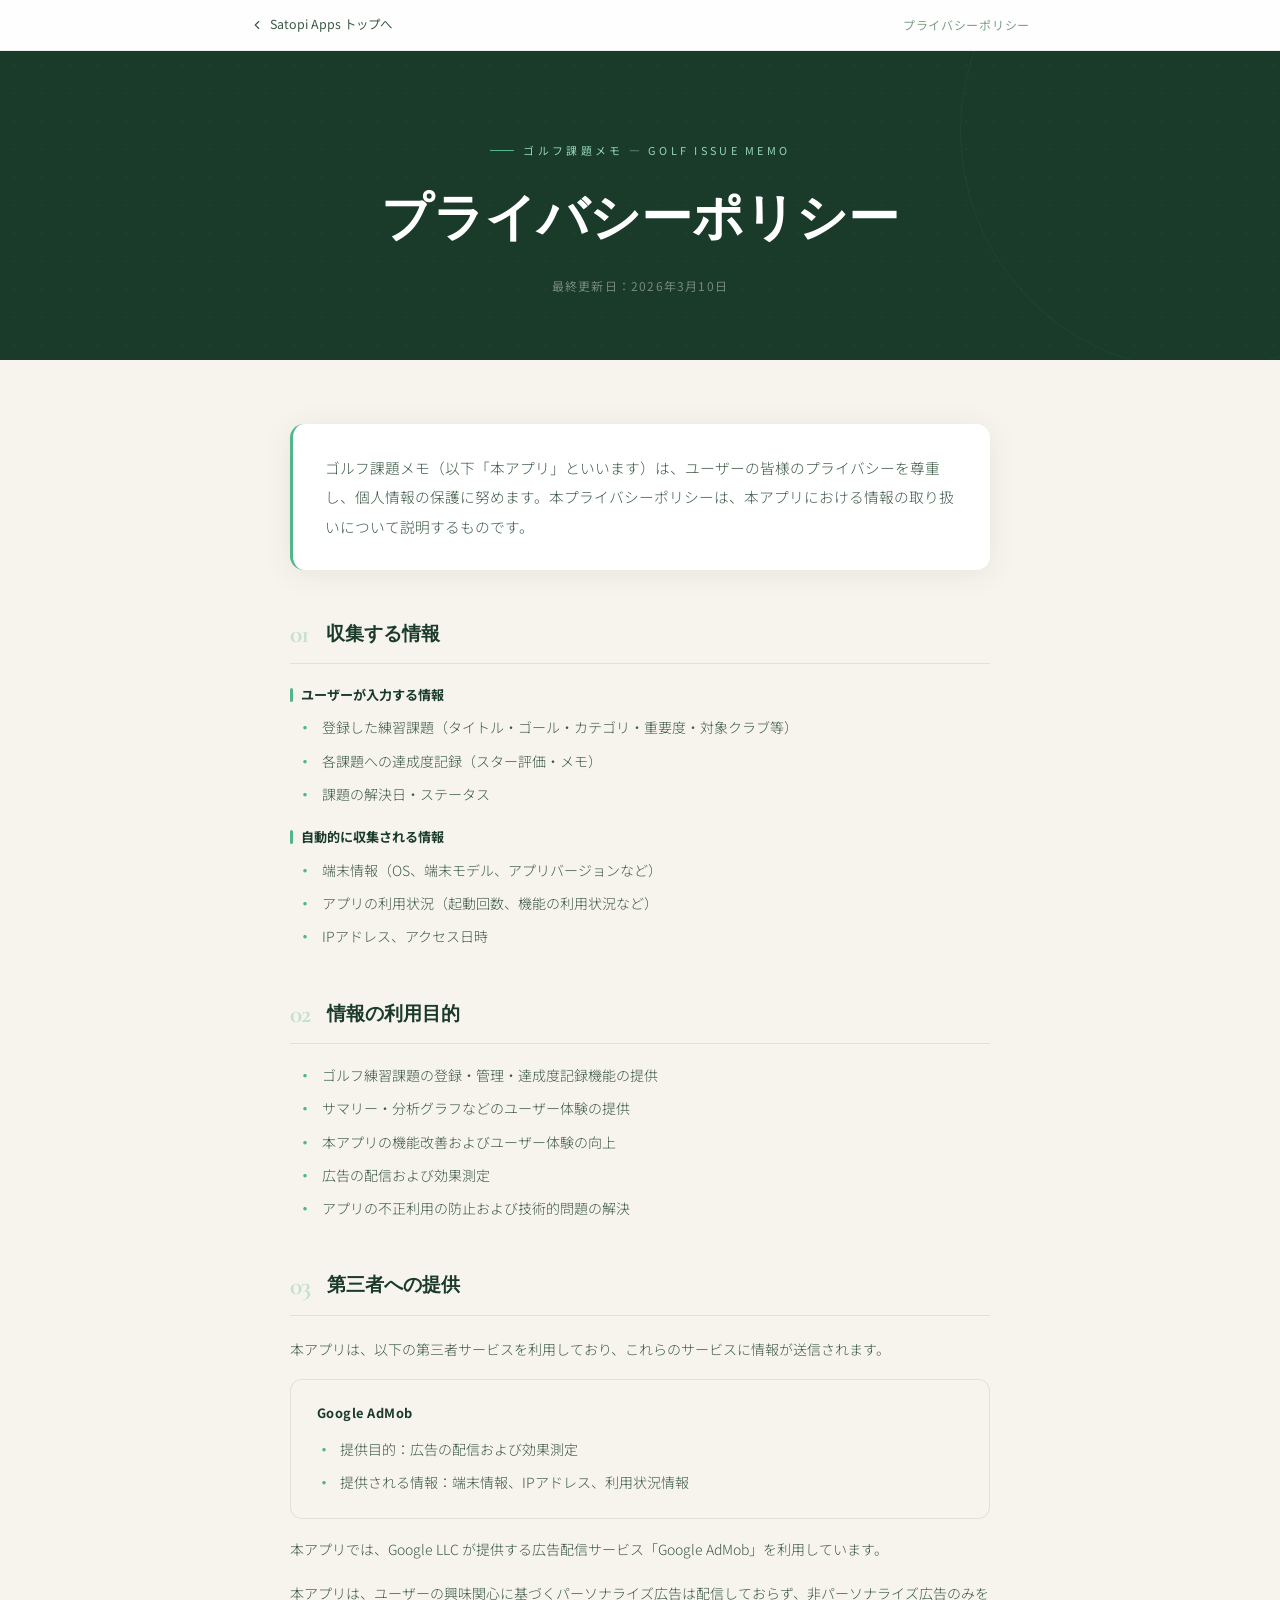
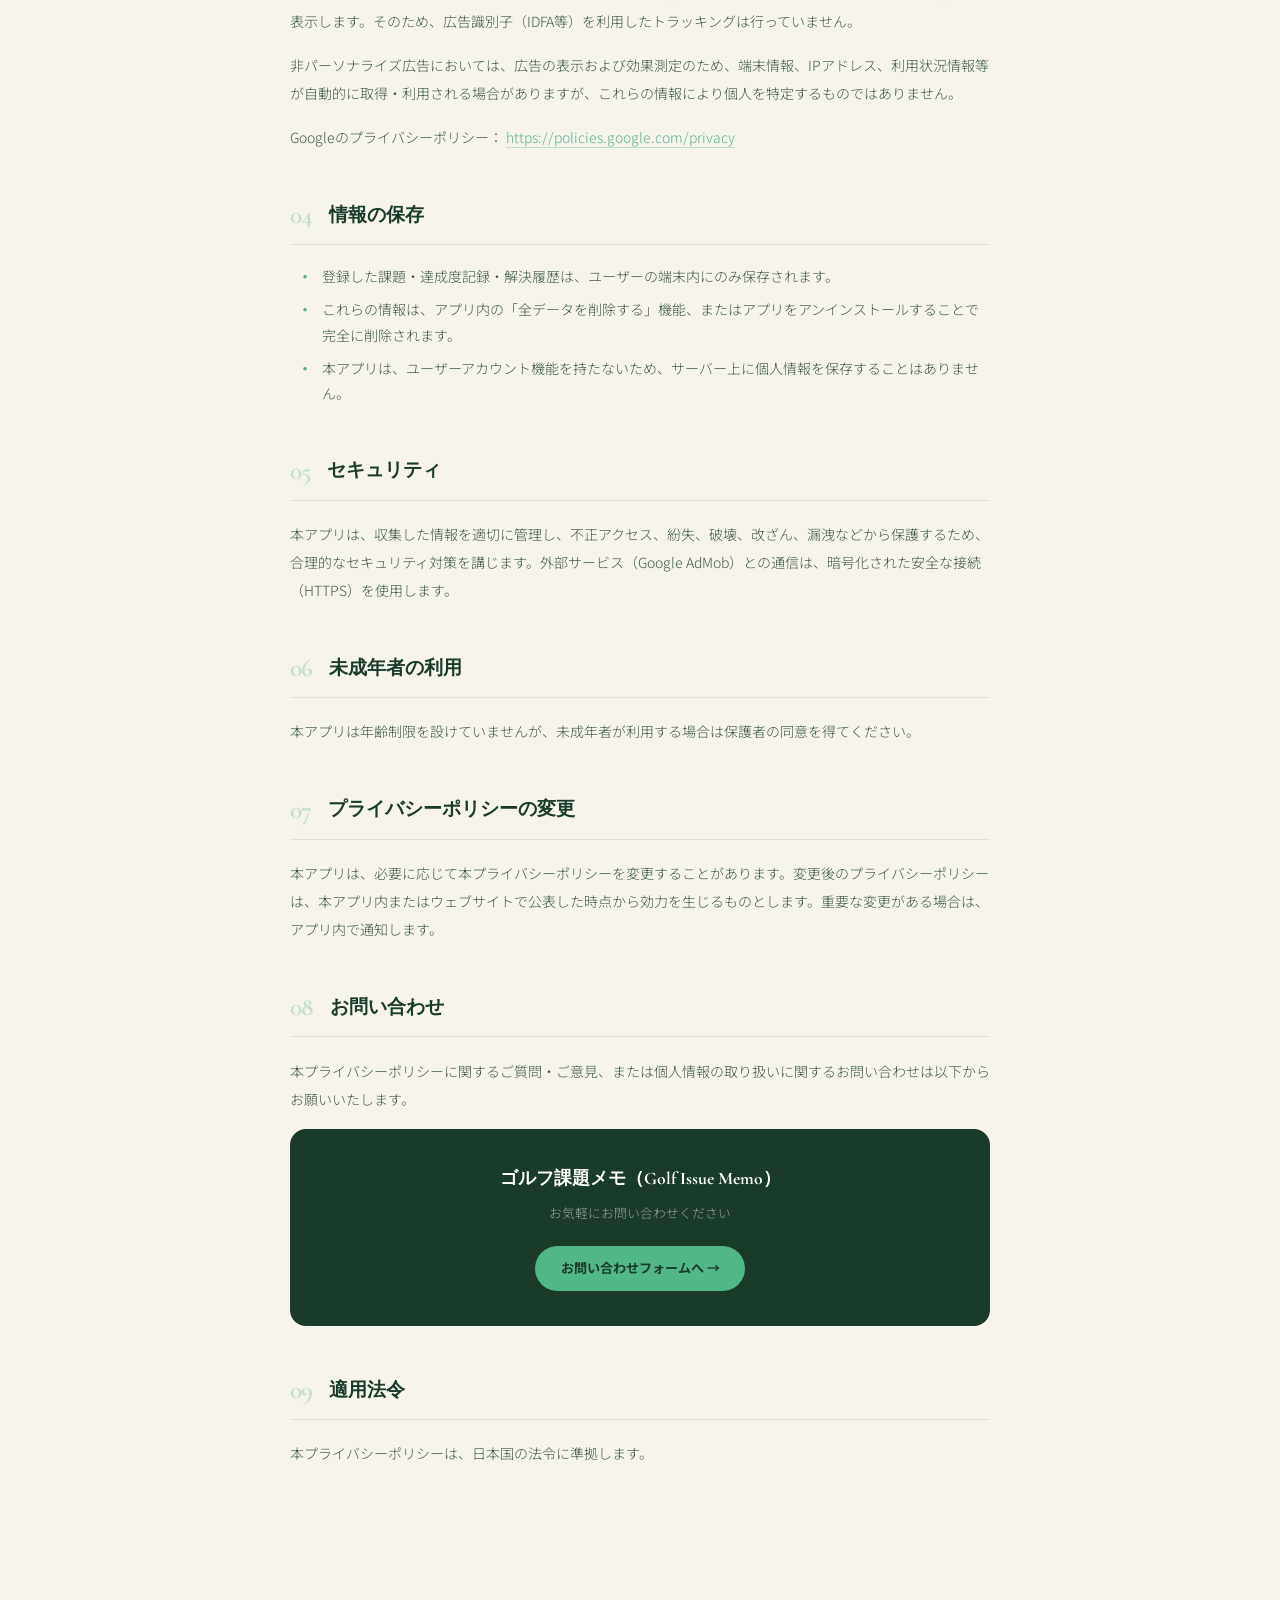
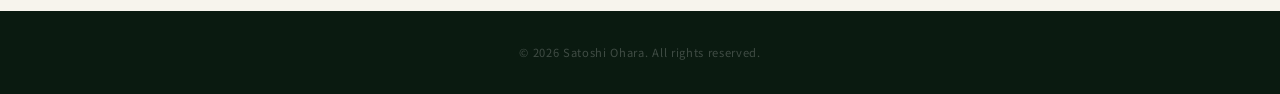
<file: privacy/gim-privacypolicy.html>
<!DOCTYPE html>
<html lang="ja">
<head>
  <meta charset="UTF-8" />
  <meta name="viewport" content="width=device-width, initial-scale=1.0" />
  <title>プライバシーポリシー | ゴルフ課題メモ</title>
  <meta name="description" content="ゴルフ課題メモのプライバシーポリシーです。情報の収集・利用・第三者提供について説明します。" />
  <meta name="robots" content="noindex" />

  <link rel="stylesheet" href="../../assets/css/common.css" />

  <style>

    /* ── ページヘッダー ── */
    .page-header {
      background: var(--color-primary);
      position: relative;
      overflow: hidden;
      padding: 5rem 0 4rem;
      text-align: center;
    }
    .page-header::before {
      content: '';
      position: absolute;
      inset: 0;
      background-image: radial-gradient(circle, rgba(255,255,255,0.03) 1px, transparent 1px);
      background-size: 28px 28px;
      pointer-events: none;
    }
    .page-header::after {
      content: '';
      position: absolute;
      top: -160px; right: -160px;
      width: 480px; height: 480px;
      border-radius: 50%;
      border: 1px solid rgba(82,183,136,0.08);
      pointer-events: none;
    }
    .page-header-inner {
      position: relative;
      z-index: 1;
    }
    .page-header-app {
      display: inline-flex;
      align-items: center;
      gap: 0.6rem;
      color: var(--color-accent-light);
      font-size: 0.68rem;
      letter-spacing: 0.3em;
      text-transform: uppercase;
      margin-bottom: 1rem;
    }
    .page-header-app::before {
      content: '';
      display: block;
      width: 24px; height: 1px;
      background: var(--color-accent);
    }
    .page-header-title {
      font-family: var(--font-display);
      font-size: clamp(2rem, 5vw, 3.2rem);
      font-weight: 700;
      color: #fff;
      margin-bottom: 0.8rem;
    }
    .page-header-date {
      font-size: 0.75rem;
      color: rgba(255,255,255,0.4);
      letter-spacing: 0.1em;
    }

    /* ── メインレイアウト ── */
    .policy-wrap {
      max-width: 780px;
      margin: 0 auto;
      padding: 4rem var(--container-pad) 6rem;
    }

    /* リード文 */
    .policy-lead {
      font-size: 0.92rem;
      line-height: 2;
      color: var(--color-text-mid);
      font-weight: 300;
      padding: 1.8rem 2rem;
      background: #fff;
      border-radius: 14px;
      border-left: 3px solid var(--color-accent);
      margin-bottom: 3rem;
      box-shadow: var(--shadow-card);
    }

    /* セクション */
    .policy-section {
      margin-bottom: 3rem;
    }

    .policy-section-header {
      display: flex;
      align-items: center;
      gap: 1rem;
      margin-bottom: 1.2rem;
      padding-bottom: 0.8rem;
      border-bottom: 1px solid rgba(26,58,42,0.1);
    }

    .policy-section-num {
      font-family: var(--font-display);
      font-size: 1.6rem;
      font-weight: 700;
      color: rgba(82,183,136,0.3);
      line-height: 1;
      flex-shrink: 0;
      letter-spacing: -0.02em;
    }

    .policy-section-title {
      font-family: var(--font-display);
      font-size: 1.2rem;
      font-weight: 700;
      color: var(--color-primary);
    }

    .policy-text {
      font-size: 0.875rem;
      line-height: 2;
      color: var(--color-text-mid);
      font-weight: 300;
      margin-bottom: 1rem;
    }
    .policy-text:last-child { margin-bottom: 0; }

    /* サブセクション */
    .policy-sub {
      margin: 1.2rem 0 1rem;
    }
    .policy-sub-title {
      font-size: 0.82rem;
      font-weight: 700;
      color: var(--color-primary);
      margin-bottom: 0.6rem;
      display: flex;
      align-items: center;
      gap: 0.5rem;
    }
    .policy-sub-title::before {
      content: '';
      display: block;
      width: 3px; height: 14px;
      background: var(--color-accent);
      border-radius: 2px;
      flex-shrink: 0;
    }

    /* 箇条書き */
    .policy-list {
      list-style: none;
      display: flex;
      flex-direction: column;
      gap: 0.5rem;
      padding-left: 0.5rem;
    }
    .policy-list li {
      font-size: 0.875rem;
      line-height: 1.8;
      color: var(--color-text-mid);
      font-weight: 300;
      display: flex;
      align-items: flex-start;
      gap: 0.6rem;
    }
    .policy-list li::before {
      content: '・';
      color: var(--color-accent);
      flex-shrink: 0;
      font-weight: 700;
    }

    /* 情報カード（AdMob等） */
    .policy-info-card {
      background: #f7f4ed;
      border: 1px solid rgba(26,58,42,0.1);
      border-radius: 12px;
      padding: 1.4rem 1.6rem;
      margin: 1rem 0;
    }
    .policy-info-card-title {
      font-size: 0.8rem;
      font-weight: 700;
      color: var(--color-primary);
      margin-bottom: 0.8rem;
      letter-spacing: 0.04em;
    }
    .policy-info-card .policy-list { padding-left: 0; }

    /* 外部リンク */
    .policy-link {
      color: var(--color-accent);
      text-decoration: none;
      border-bottom: 1px solid rgba(82,183,136,0.35);
      transition: border-color 0.2s, color 0.2s;
      font-size: 0.875rem;
    }
    .policy-link:hover {
      color: #2d6a4f;
      border-color: #2d6a4f;
    }

    /* お問い合わせCTAカード */
    .contact-card {
      background: var(--color-primary);
      border-radius: 16px;
      padding: 2.2rem 2rem;
      text-align: center;
      margin-top: 1rem;
    }
    .contact-card-title {
      font-family: var(--font-display);
      font-size: 1.1rem;
      font-weight: 700;
      color: #fff;
      margin-bottom: 0.5rem;
    }
    .contact-card-text {
      font-size: 0.8rem;
      color: rgba(255,255,255,0.55);
      margin-bottom: 1.4rem;
      font-weight: 300;
    }
    .btn-contact-sm {
      display: inline-flex;
      align-items: center;
      gap: 0.5rem;
      background: var(--color-accent);
      color: var(--color-primary);
      font-size: 0.82rem;
      font-weight: 700;
      padding: 0.7rem 1.6rem;
      border-radius: var(--radius-btn);
      text-decoration: none;
      transition: background 0.2s, transform 0.2s;
    }
    .btn-contact-sm:hover {
      background: var(--color-accent-light);
      transform: translateY(-2px);
    }

    /* ── ナビゲーション ── */
    .page-nav {
      background: rgba(255,255,255,0.9);
      backdrop-filter: blur(8px);
      border-bottom: 1px solid rgba(26,58,42,0.08);
      padding: 0.9rem var(--container-pad);
      position: sticky;
      top: 0;
      z-index: 100;
    }
    .page-nav-inner {
      max-width: 780px;
      margin: 0 auto;
      display: flex;
      align-items: center;
      justify-content: space-between;
      gap: 1rem;
    }
    .page-nav-back {
      display: inline-flex;
      align-items: center;
      gap: 0.4rem;
      font-size: 0.78rem;
      color: var(--color-text-mid);
      text-decoration: none;
      transition: color 0.2s;
    }
    .page-nav-back:hover { color: var(--color-primary); }
    .page-nav-back svg { width: 14px; height: 14px; stroke: currentColor; fill: none; }
    .page-nav-label {
      font-size: 0.75rem;
      color: var(--color-text-light);
      letter-spacing: 0.06em;
    }

    /* ── フッター（シンプル版） ── */
    .page-footer {
      background: #0a1a10;
      padding: 2rem var(--container-pad);
      text-align: center;
    }
    .page-footer-copy {
      font-size: 0.7rem;
      color: rgba(255,255,255,0.22);
      letter-spacing: 0.06em;
    }

  </style>
</head>
<body>

<!-- ナビゲーション -->
<nav class="page-nav">
  <div class="page-nav-inner">
    <a href="../../index.html" class="page-nav-back">
      <svg viewBox="0 0 24 24" stroke-width="2" stroke-linecap="round" stroke-linejoin="round">
        <polyline points="15 18 9 12 15 6"/>
      </svg>
      Satopi Apps トップへ
    </a>
    <span class="page-nav-label">プライバシーポリシー</span>
  </div>
</nav>

<!-- ページヘッダー -->
<header class="page-header">
  <div class="page-header-inner container">
    <p class="page-header-app">ゴルフ課題メモ — Golf Issue Memo</p>
    <h1 class="page-header-title">プライバシーポリシー</h1>
    <p class="page-header-date">最終更新日：2026年3月10日</p>
  </div>
</header>

<!-- 本文 -->
<main class="policy-wrap">

  <!-- リード文 -->
  <p class="policy-lead">
    ゴルフ課題メモ（以下「本アプリ」といいます）は、ユーザーの皆様のプライバシーを尊重し、個人情報の保護に努めます。本プライバシーポリシーは、本アプリにおける情報の取り扱いについて説明するものです。
  </p>

  <!-- 1. 収集する情報 -->
  <section class="policy-section reveal">
    <div class="policy-section-header">
      <span class="policy-section-num">01</span>
      <h2 class="policy-section-title">収集する情報</h2>
    </div>

    <div class="policy-sub">
      <p class="policy-sub-title">ユーザーが入力する情報</p>
      <ul class="policy-list">
        <li>登録した練習課題（タイトル・ゴール・カテゴリ・重要度・対象クラブ等）</li>
        <li>各課題への達成度記録（スター評価・メモ）</li>
        <li>課題の解決日・ステータス</li>
      </ul>
    </div>

    <div class="policy-sub">
      <p class="policy-sub-title">自動的に収集される情報</p>
      <ul class="policy-list">
        <li>端末情報（OS、端末モデル、アプリバージョンなど）</li>
        <li>アプリの利用状況（起動回数、機能の利用状況など）</li>
        <li>IPアドレス、アクセス日時</li>
      </ul>
    </div>
  </section>

  <!-- 2. 情報の利用目的 -->
  <section class="policy-section reveal">
    <div class="policy-section-header">
      <span class="policy-section-num">02</span>
      <h2 class="policy-section-title">情報の利用目的</h2>
    </div>
    <ul class="policy-list">
      <li>ゴルフ練習課題の登録・管理・達成度記録機能の提供</li>
      <li>サマリー・分析グラフなどのユーザー体験の提供</li>
      <li>本アプリの機能改善およびユーザー体験の向上</li>
      <li>広告の配信および効果測定</li>
      <li>アプリの不正利用の防止および技術的問題の解決</li>
    </ul>
  </section>

  <!-- 3. 第三者への提供 -->
  <section class="policy-section reveal">
    <div class="policy-section-header">
      <span class="policy-section-num">03</span>
      <h2 class="policy-section-title">第三者への提供</h2>
    </div>
    <p class="policy-text">本アプリは、以下の第三者サービスを利用しており、これらのサービスに情報が送信されます。</p>

    <div class="policy-info-card">
      <p class="policy-info-card-title">Google AdMob</p>
      <ul class="policy-list">
        <li>提供目的：広告の配信および効果測定</li>
        <li>提供される情報：端末情報、IPアドレス、利用状況情報</li>
      </ul>
    </div>

    <p class="policy-text">
      本アプリでは、Google LLC が提供する広告配信サービス「Google AdMob」を利用しています。
    </p>
    <p class="policy-text">
      本アプリは、ユーザーの興味関心に基づくパーソナライズ広告は配信しておらず、非パーソナライズ広告のみを表示します。そのため、広告識別子（IDFA等）を利用したトラッキングは行っていません。
    </p>
    <p class="policy-text">
      非パーソナライズ広告においては、広告の表示および効果測定のため、端末情報、IPアドレス、利用状況情報等が自動的に取得・利用される場合がありますが、これらの情報により個人を特定するものではありません。
    </p>
    <p class="policy-text">
      Googleのプライバシーポリシー：
      <a href="https://policies.google.com/privacy" class="policy-link" target="_blank" rel="noopener">
        https://policies.google.com/privacy
      </a>
    </p>
  </section>

  <!-- 4. 情報の保存 -->
  <section class="policy-section reveal">
    <div class="policy-section-header">
      <span class="policy-section-num">04</span>
      <h2 class="policy-section-title">情報の保存</h2>
    </div>
    <ul class="policy-list">
      <li>登録した課題・達成度記録・解決履歴は、ユーザーの端末内にのみ保存されます。</li>
      <li>これらの情報は、アプリ内の「全データを削除する」機能、またはアプリをアンインストールすることで完全に削除されます。</li>
      <li>本アプリは、ユーザーアカウント機能を持たないため、サーバー上に個人情報を保存することはありません。</li>
    </ul>
  </section>

  <!-- 5. セキュリティ -->
  <section class="policy-section reveal">
    <div class="policy-section-header">
      <span class="policy-section-num">05</span>
      <h2 class="policy-section-title">セキュリティ</h2>
    </div>
    <p class="policy-text">
      本アプリは、収集した情報を適切に管理し、不正アクセス、紛失、破壊、改ざん、漏洩などから保護するため、合理的なセキュリティ対策を講じます。外部サービス（Google AdMob）との通信は、暗号化された安全な接続（HTTPS）を使用します。
    </p>
  </section>

  <!-- 6. 未成年者の利用 -->
  <section class="policy-section reveal">
    <div class="policy-section-header">
      <span class="policy-section-num">06</span>
      <h2 class="policy-section-title">未成年者の利用</h2>
    </div>
    <p class="policy-text">
      本アプリは年齢制限を設けていませんが、未成年者が利用する場合は保護者の同意を得てください。
    </p>
  </section>

  <!-- 7. プライバシーポリシーの変更 -->
  <section class="policy-section reveal">
    <div class="policy-section-header">
      <span class="policy-section-num">07</span>
      <h2 class="policy-section-title">プライバシーポリシーの変更</h2>
    </div>
    <p class="policy-text">
      本アプリは、必要に応じて本プライバシーポリシーを変更することがあります。変更後のプライバシーポリシーは、本アプリ内またはウェブサイトで公表した時点から効力を生じるものとします。重要な変更がある場合は、アプリ内で通知します。
    </p>
  </section>

  <!-- 8. お問い合わせ -->
  <section class="policy-section reveal">
    <div class="policy-section-header">
      <span class="policy-section-num">08</span>
      <h2 class="policy-section-title">お問い合わせ</h2>
    </div>
    <p class="policy-text">本プライバシーポリシーに関するご質問・ご意見、または個人情報の取り扱いに関するお問い合わせは以下からお願いいたします。</p>
    <div class="contact-card">
      <p class="contact-card-title">ゴルフ課題メモ（Golf Issue Memo）</p>
      <p class="contact-card-text">お気軽にお問い合わせください</p>
      <a href="https://docs.google.com/forms/d/e/1FAIpQLSeToTYuvA3ik0m-2a_wbeeyEM6d6KWkqj4OWqOi2llCcOurvA/viewform?usp=dialog"
         class="btn-contact-sm" target="_blank" rel="noopener">
        お問い合わせフォームへ →
      </a>
    </div>
  </section>

  <!-- 9. 適用法令 -->
  <section class="policy-section reveal">
    <div class="policy-section-header">
      <span class="policy-section-num">09</span>
      <h2 class="policy-section-title">適用法令</h2>
    </div>
    <p class="policy-text">
      本プライバシーポリシーは、日本国の法令に準拠します。
    </p>
  </section>

</main>

<!-- フッター -->
<footer class="page-footer">
  <p class="page-footer-copy">© <span id="footer-year"></span> Satoshi Ohara. All rights reserved.</p>
</footer>

<script src="../../assets/js/common.js"></script>

</body>
</html>
</file>
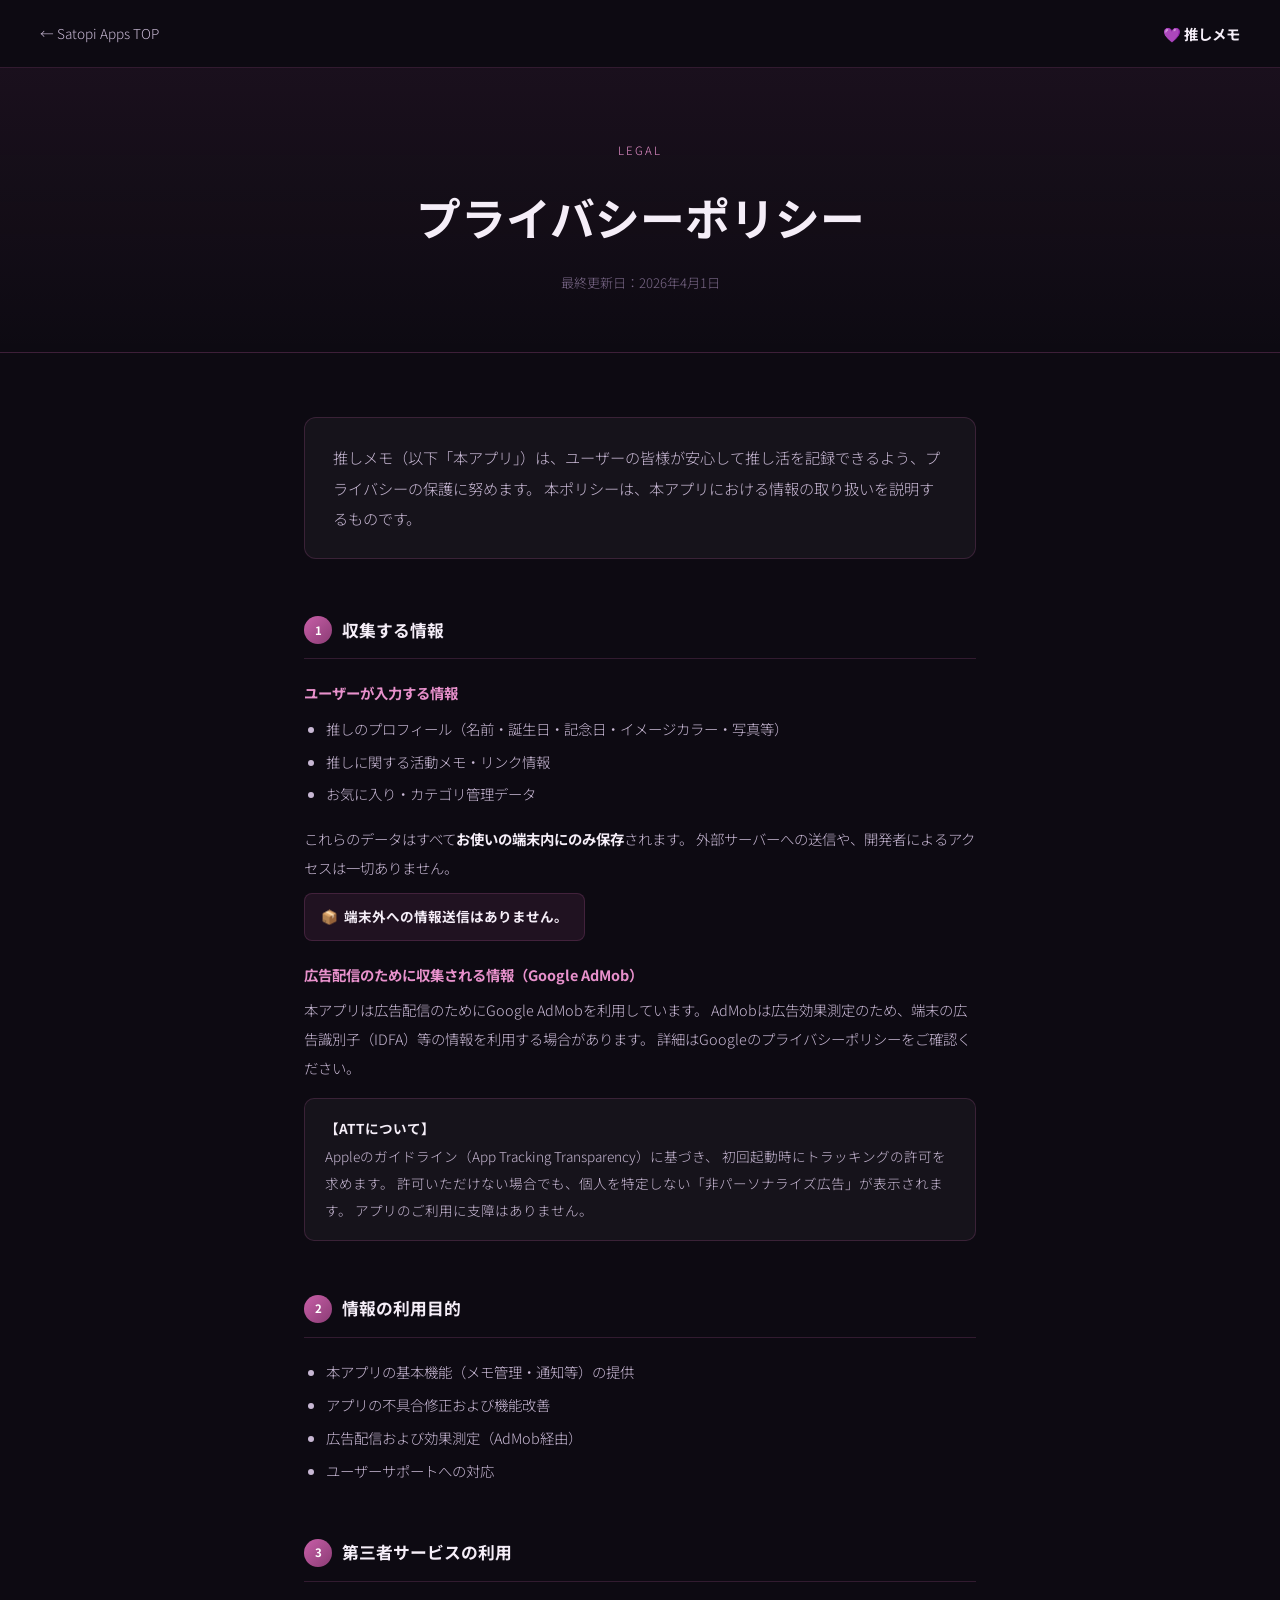
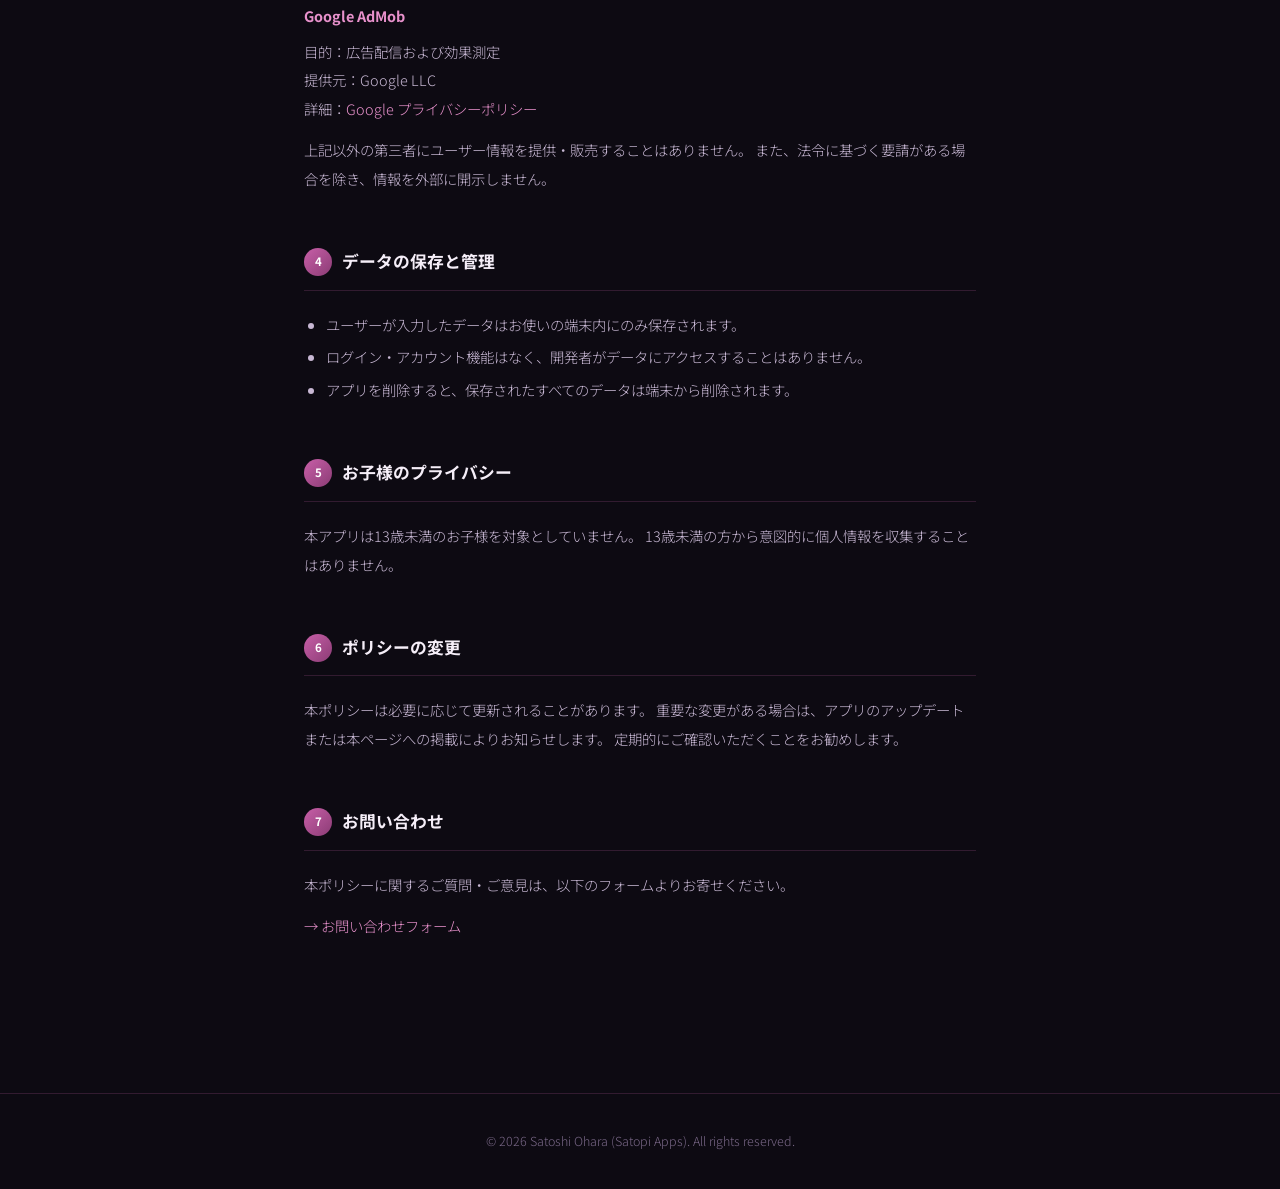
<file: privacy/oshim-privacypolicy.html>
<!DOCTYPE html>
<html lang="ja">
<head>
  <meta charset="UTF-8" />
  <meta name="viewport" content="width=device-width, initial-scale=1.0" />
  <title>プライバシーポリシー | 推しメモ</title>

  <link rel="preconnect" href="https://fonts.googleapis.com" />
  <link rel="preconnect" href="https://fonts.gstatic.com" crossorigin />
  <link href="https://fonts.googleapis.com/css2?family=Noto+Sans+JP:wght@300;400;500;700&display=swap" rel="stylesheet" />

  <style>
    *, *::before, *::after { box-sizing: border-box; margin: 0; padding: 0; }

    :root {
      --accent:     #C85FA8;
      --accent-light: #E891CC;
      --bg:         #0D0A12;
      --bg2:        #140F1C;
      --surface:    rgba(255,255,255,0.04);
      --border:     rgba(200,95,168,0.2);
      --text-hi:    #F5EEF8;
      --text-mid:   #C8B8D4;
      --text-lo:    #7A6888;
    }

    body {
      background: var(--bg);
      color: var(--text-hi);
      font-family: 'Noto Sans JP', sans-serif;
      font-weight: 300;
      line-height: 1.9;
    }

    /* ===== HEADER ===== */
    header {
      padding: 20px 40px;
      border-bottom: 1px solid var(--border);
      display: flex;
      align-items: center;
      justify-content: space-between;
    }

    .header-back {
      display: inline-flex;
      align-items: center;
      gap: 8px;
      color: var(--text-mid);
      text-decoration: none;
      font-size: 0.85rem;
      transition: color 0.2s;
    }

    .header-back:hover { color: var(--accent-light); }

    .header-app {
      font-size: 0.9rem;
      font-weight: 700;
      color: var(--text-hi);
      display: flex;
      align-items: center;
      gap: 8px;
    }

    /* ===== HERO ===== */
    .pp-hero {
      padding: 72px 24px 56px;
      text-align: center;
      border-bottom: 1px solid var(--border);
      background: linear-gradient(to bottom, rgba(200,95,168,0.07), transparent);
    }

    .pp-eyebrow {
      font-size: 0.72rem;
      letter-spacing: 0.18em;
      text-transform: uppercase;
      color: var(--accent-light);
      margin-bottom: 12px;
    }

    .pp-title {
      font-size: clamp(1.8rem, 5vw, 2.8rem);
      font-weight: 700;
      margin-bottom: 12px;
    }

    .pp-updated {
      font-size: 0.82rem;
      color: var(--text-lo);
    }

    /* ===== CONTENT ===== */
    .pp-content {
      max-width: 720px;
      margin: 0 auto;
      padding: 64px 24px 100px;
    }

    .pp-intro {
      font-size: 0.95rem;
      color: var(--text-mid);
      margin-bottom: 56px;
      padding: 24px 28px;
      background: var(--surface);
      border: 1px solid var(--border);
      border-radius: 12px;
      line-height: 2;
    }

    .pp-section {
      margin-bottom: 52px;
    }

    .section-num {
      display: inline-flex;
      align-items: center;
      justify-content: center;
      width: 28px; height: 28px;
      background: linear-gradient(135deg, var(--accent), #8B3C75);
      border-radius: 50%;
      font-size: 0.72rem;
      font-weight: 700;
      color: white;
      margin-right: 10px;
      flex-shrink: 0;
    }

    .pp-section h2 {
      display: flex;
      align-items: center;
      font-size: 1.05rem;
      font-weight: 700;
      color: var(--text-hi);
      margin-bottom: 20px;
      padding-bottom: 12px;
      border-bottom: 1px solid var(--border);
    }

    .pp-section h3 {
      font-size: 0.9rem;
      font-weight: 700;
      color: var(--accent-light);
      margin: 20px 0 8px;
    }

    .pp-section p,
    .pp-section li {
      font-size: 0.9rem;
      color: var(--text-mid);
      line-height: 2;
    }

    .pp-section ul {
      padding-left: 1.4em;
    }

    .pp-section li {
      margin-bottom: 4px;
    }

    .pp-highlight {
      display: inline-flex;
      align-items: center;
      gap: 6px;
      background: rgba(200,95,168,0.1);
      border: 1px solid var(--border);
      border-radius: 8px;
      padding: 10px 16px;
      font-size: 0.85rem;
      color: var(--text-mid);
      margin-top: 10px;
    }

    .pp-highlight strong { color: var(--text-hi); }

    .ext-link {
      color: var(--accent-light);
      text-decoration: none;
    }

    .ext-link:hover { text-decoration: underline; }

    /* ATT box */
    .att-box {
      margin-top: 16px;
      background: var(--surface);
      border: 1px solid var(--border);
      border-radius: 10px;
      padding: 16px 20px;
    }

    .att-box p {
      font-size: 0.85rem;
      color: var(--text-mid);
    }

    /* ===== FOOTER ===== */
    footer {
      padding: 36px 40px;
      border-top: 1px solid var(--border);
      text-align: center;
    }

    footer p {
      font-size: 0.78rem;
      color: var(--text-lo);
    }

    @media (max-width: 600px) {
      header { padding: 16px 20px; }
      footer { padding: 28px 20px; }
    }
  </style>
</head>
<body>

<header>
  <a href="https://satopi72g.github.io/index.html" class="header-back">← Satopi Apps TOP</a>
  <div class="header-app">💜 推しメモ</div>
</header>

<div class="pp-hero">
  <p class="pp-eyebrow">Legal</p>
  <h1 class="pp-title">プライバシーポリシー</h1>
  <p class="pp-updated">最終更新日：2026年4月1日</p>
</div>

<div class="pp-content">

  <div class="pp-intro">
    推しメモ（以下「本アプリ」）は、ユーザーの皆様が安心して推し活を記録できるよう、プライバシーの保護に努めます。
    本ポリシーは、本アプリにおける情報の取り扱いを説明するものです。
  </div>

  <!-- 01 -->
  <div class="pp-section">
    <h2><span class="section-num">1</span>収集する情報</h2>

    <h3>ユーザーが入力する情報</h3>
    <ul>
      <li>推しのプロフィール（名前・誕生日・記念日・イメージカラー・写真等）</li>
      <li>推しに関する活動メモ・リンク情報</li>
      <li>お気に入り・カテゴリ管理データ</li>
    </ul>

    <p style="margin-top: 16px;">
      これらのデータはすべて<strong style="color:var(--text-hi);">お使いの端末内にのみ保存</strong>されます。
      外部サーバーへの送信や、開発者によるアクセスは一切ありません。
    </p>

    <div class="pp-highlight">📦 <strong>端末外への情報送信はありません。</strong></div>

    <h3>広告配信のために収集される情報（Google AdMob）</h3>
    <p>
      本アプリは広告配信のためにGoogle AdMobを利用しています。
      AdMobは広告効果測定のため、端末の広告識別子（IDFA）等の情報を利用する場合があります。
      詳細はGoogleのプライバシーポリシーをご確認ください。
    </p>

    <div class="att-box">
      <p><strong style="color:var(--text-hi);">【ATTについて】</strong><br />
      Appleのガイドライン（App Tracking Transparency）に基づき、
      初回起動時にトラッキングの許可を求めます。
      許可いただけない場合でも、個人を特定しない「非パーソナライズ広告」が表示されます。
      アプリのご利用に支障はありません。</p>
    </div>
  </div>

  <!-- 02 -->
  <div class="pp-section">
    <h2><span class="section-num">2</span>情報の利用目的</h2>
    <ul>
      <li>本アプリの基本機能（メモ管理・通知等）の提供</li>
      <li>アプリの不具合修正および機能改善</li>
      <li>広告配信および効果測定（AdMob経由）</li>
      <li>ユーザーサポートへの対応</li>
    </ul>
  </div>

  <!-- 03 -->
  <div class="pp-section">
    <h2><span class="section-num">3</span>第三者サービスの利用</h2>

    <h3>Google AdMob</h3>
    <p>
      目的：広告配信および効果測定<br />
      提供元：Google LLC<br />
      詳細：<a href="https://policies.google.com/privacy" class="ext-link" target="_blank" rel="noopener">Google プライバシーポリシー</a>
    </p>

    <p style="margin-top: 12px;">
      上記以外の第三者にユーザー情報を提供・販売することはありません。
      また、法令に基づく要請がある場合を除き、情報を外部に開示しません。
    </p>
  </div>

  <!-- 04 -->
  <div class="pp-section">
    <h2><span class="section-num">4</span>データの保存と管理</h2>
    <ul>
      <li>ユーザーが入力したデータはお使いの端末内にのみ保存されます。</li>
      <li>ログイン・アカウント機能はなく、開発者がデータにアクセスすることはありません。</li>
      <li>アプリを削除すると、保存されたすべてのデータは端末から削除されます。</li>
    </ul>
  </div>

  <!-- 05 -->
  <div class="pp-section">
    <h2><span class="section-num">5</span>お子様のプライバシー</h2>
    <p>
      本アプリは13歳未満のお子様を対象としていません。
      13歳未満の方から意図的に個人情報を収集することはありません。
    </p>
  </div>

  <!-- 06 -->
  <div class="pp-section">
    <h2><span class="section-num">6</span>ポリシーの変更</h2>
    <p>
      本ポリシーは必要に応じて更新されることがあります。
      重要な変更がある場合は、アプリのアップデートまたは本ページへの掲載によりお知らせします。
      定期的にご確認いただくことをお勧めします。
    </p>
  </div>

  <!-- 07 -->
  <div class="pp-section">
    <h2><span class="section-num">7</span>お問い合わせ</h2>
    <p>
      本ポリシーに関するご質問・ご意見は、以下のフォームよりお寄せください。
    </p>
    <p style="margin-top: 12px;">
      <a href="https://docs.google.com/forms/d/e/1FAIpQLSeToTYuvA3ik0m-2a_wbeeyEM6d6KWkqj4OWqOi2llCcOurvA/viewform?usp=dialog" class="ext-link" target="_blank" rel="noopener">
        → お問い合わせフォーム
      </a>
    </p>
  </div>

</div>

<footer>
  <p>© 2026 Satoshi Ohara (Satopi Apps). All rights reserved.</p>
</footer>

</body>
</html>
</file>
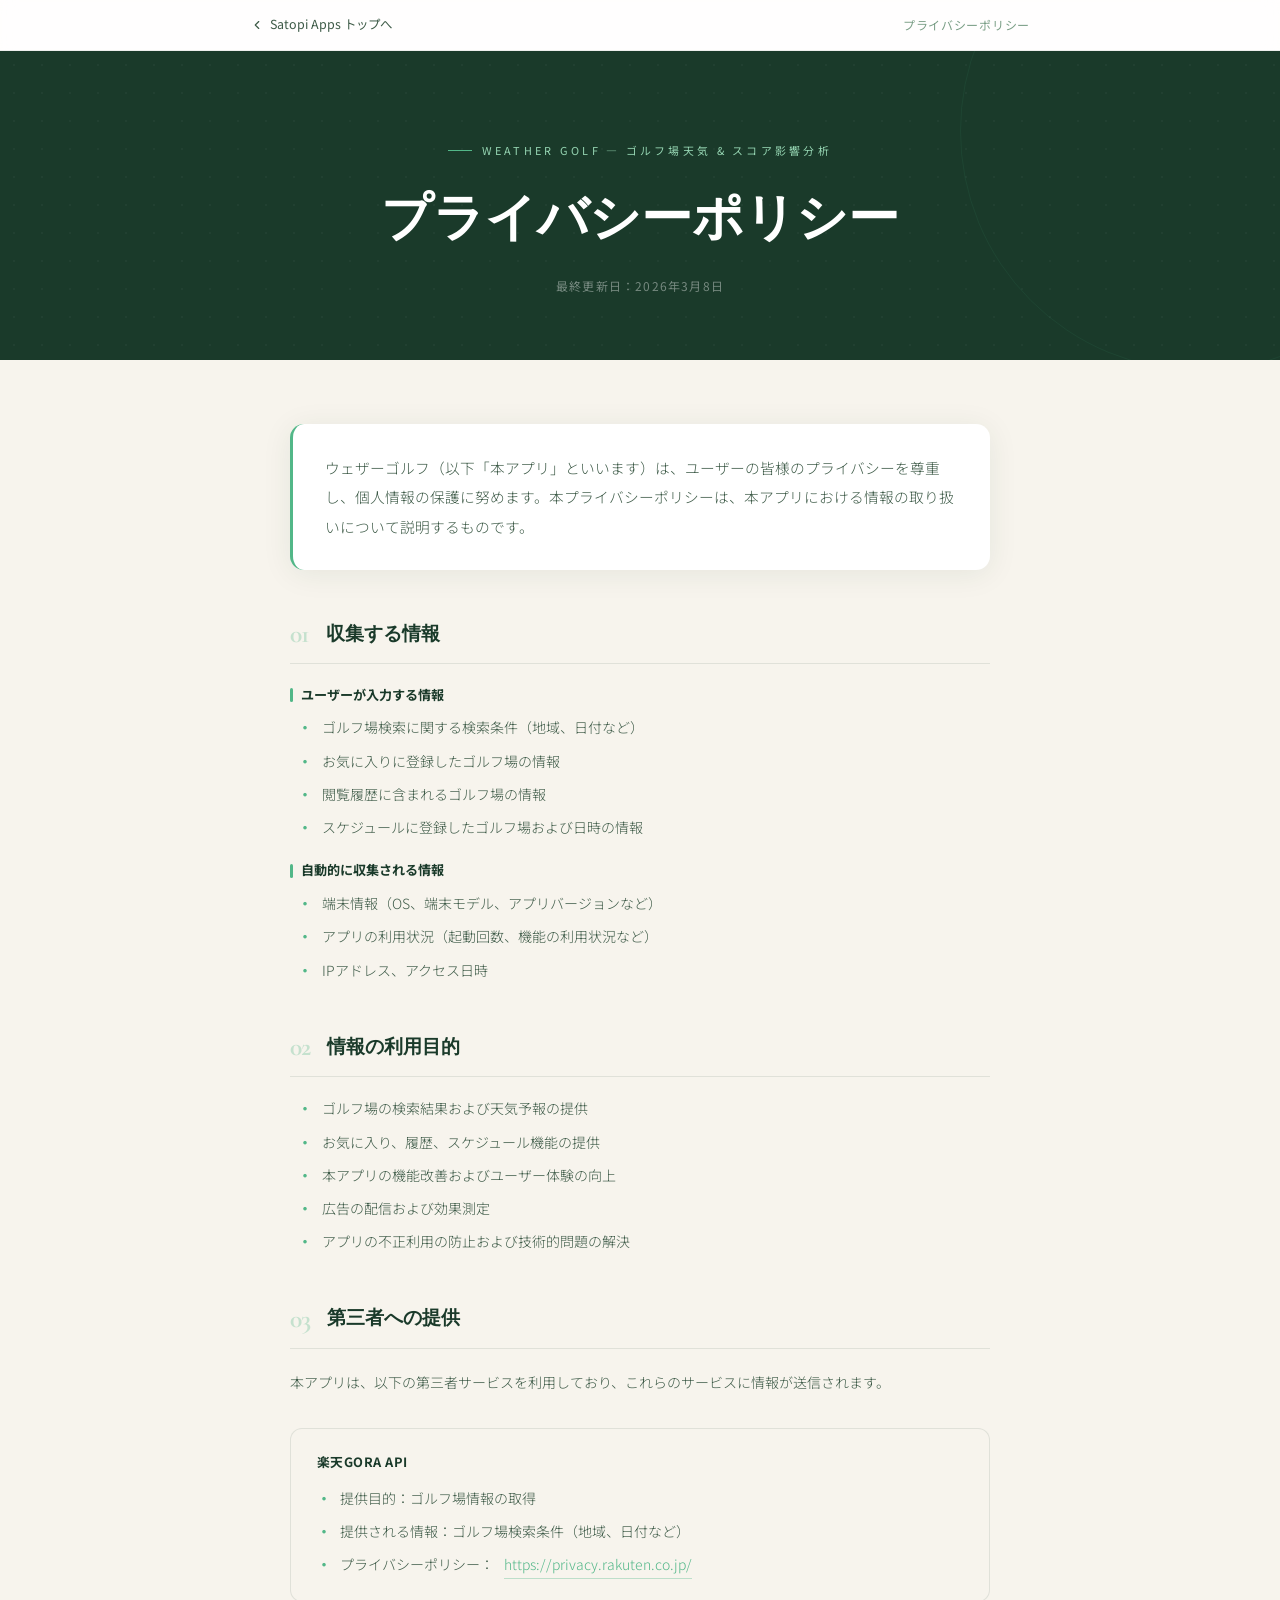
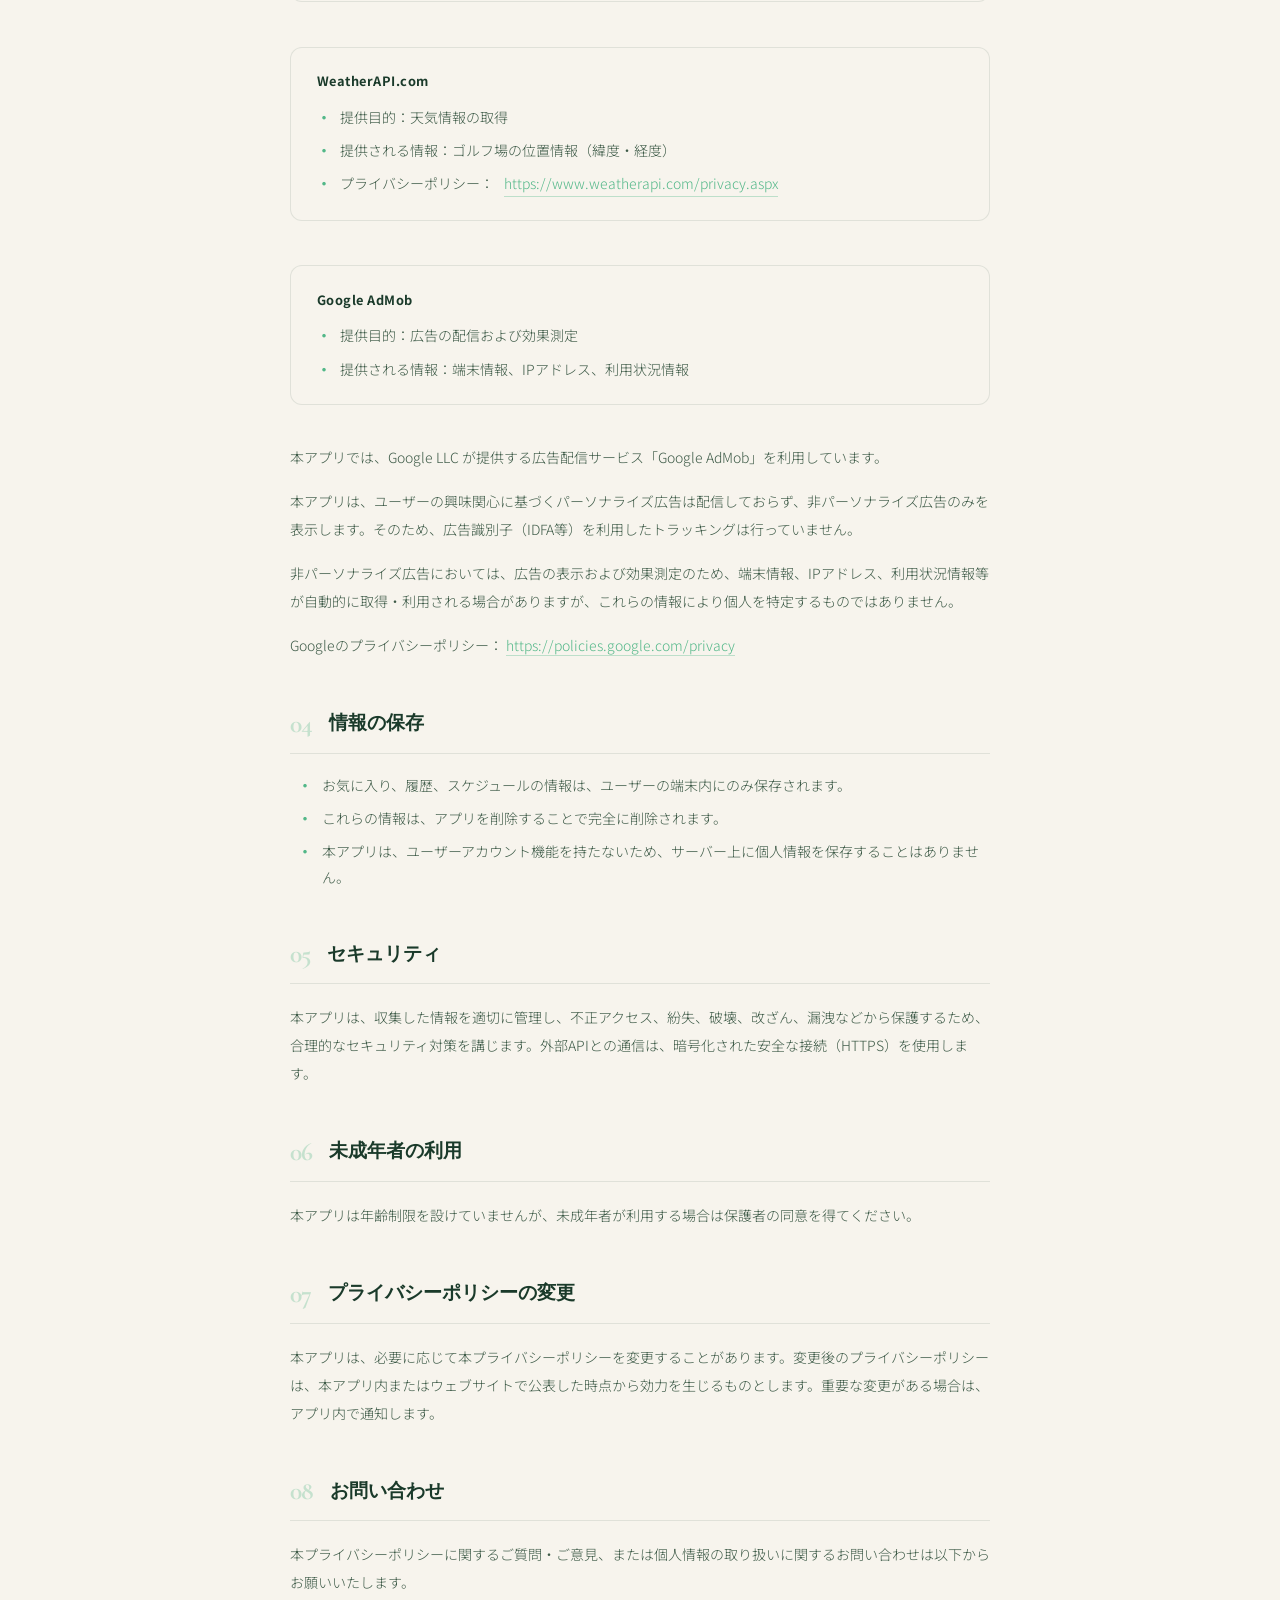
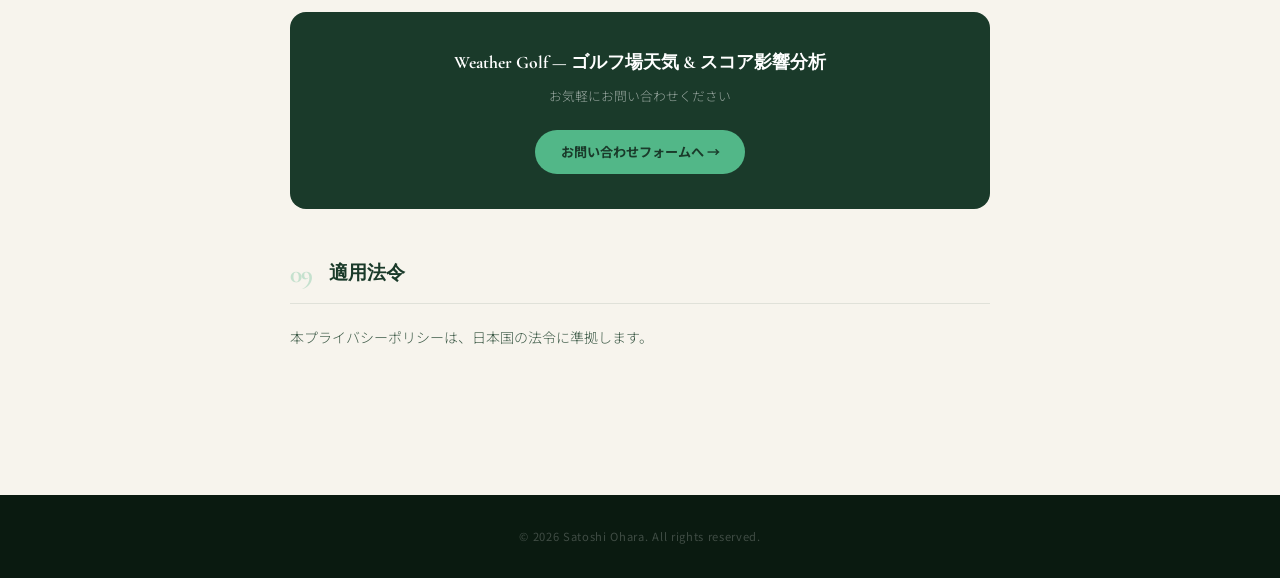
<file: privacy/wg-privacypolicy.html>
<!DOCTYPE html>
<html lang="ja">
<head>
  <meta charset="UTF-8" />
  <meta name="viewport" content="width=device-width, initial-scale=1.0" />
  <title>プライバシーポリシー | Weather Golf</title>
  <meta name="description" content="Weather Golf のプライバシーポリシーです。情報の収集・利用・第三者提供について説明します。" />
  <meta name="robots" content="noindex" />

  <link rel="stylesheet" href="../../assets/css/common.css" />

  <style>

    /* ── ページヘッダー ── */
    .page-header {
      background: var(--color-primary);
      position: relative;
      overflow: hidden;
      padding: 5rem 0 4rem;
      text-align: center;
    }
    .page-header::before {
      content: '';
      position: absolute;
      inset: 0;
      background-image: radial-gradient(circle, rgba(255,255,255,0.03) 1px, transparent 1px);
      background-size: 28px 28px;
      pointer-events: none;
    }
    .page-header::after {
      content: '';
      position: absolute;
      top: -160px; right: -160px;
      width: 480px; height: 480px;
      border-radius: 50%;
      border: 1px solid rgba(82,183,136,0.08);
      pointer-events: none;
    }
    .page-header-inner {
      position: relative;
      z-index: 1;
    }
    .page-header-app {
      display: inline-flex;
      align-items: center;
      gap: 0.6rem;
      color: var(--color-accent-light);
      font-size: 0.68rem;
      letter-spacing: 0.3em;
      text-transform: uppercase;
      margin-bottom: 1rem;
    }
    .page-header-app::before {
      content: '';
      display: block;
      width: 24px; height: 1px;
      background: var(--color-accent);
    }
    .page-header-title {
      font-family: var(--font-display);
      font-size: clamp(2rem, 5vw, 3.2rem);
      font-weight: 700;
      color: #fff;
      margin-bottom: 0.8rem;
    }
    .page-header-date {
      font-size: 0.75rem;
      color: rgba(255,255,255,0.4);
      letter-spacing: 0.1em;
    }

    /* ── メインレイアウト ── */
    .policy-wrap {
      max-width: 780px;
      margin: 0 auto;
      padding: 4rem var(--container-pad) 6rem;
    }

    /* リード文 */
    .policy-lead {
      font-size: 0.92rem;
      line-height: 2;
      color: var(--color-text-mid);
      font-weight: 300;
      padding: 1.8rem 2rem;
      background: #fff;
      border-radius: 14px;
      border-left: 3px solid var(--color-accent);
      margin-bottom: 3rem;
      box-shadow: var(--shadow-card);
    }

    /* セクション */
    .policy-section {
      margin-bottom: 3rem;
    }
    .policy-section-header {
      display: flex;
      align-items: center;
      gap: 1rem;
      margin-bottom: 1.2rem;
      padding-bottom: 0.8rem;
      border-bottom: 1px solid rgba(26,58,42,0.1);
    }
    .policy-section-num {
      font-family: var(--font-display);
      font-size: 1.6rem;
      font-weight: 700;
      color: rgba(82,183,136,0.3);
      line-height: 1;
      flex-shrink: 0;
      letter-spacing: -0.02em;
    }
    .policy-section-title {
      font-family: var(--font-display);
      font-size: 1.2rem;
      font-weight: 700;
      color: var(--color-primary);
    }

    .policy-text {
      font-size: 0.875rem;
      line-height: 2;
      color: var(--color-text-mid);
      font-weight: 300;
      margin-bottom: 1rem;
    }
    .policy-text:last-child { margin-bottom: 0; }

    /* サブセクション */
    .policy-sub { margin: 1.2rem 0 1rem; }
    .policy-sub-title {
      font-size: 0.82rem;
      font-weight: 700;
      color: var(--color-primary);
      margin-bottom: 0.6rem;
      display: flex;
      align-items: center;
      gap: 0.5rem;
    }
    .policy-sub-title::before {
      content: '';
      display: block;
      width: 3px; height: 14px;
      background: var(--color-accent);
      border-radius: 2px;
      flex-shrink: 0;
    }

    /* 箇条書き */
    .policy-list {
      list-style: none;
      display: flex;
      flex-direction: column;
      gap: 0.5rem;
      padding-left: 0.5rem;
    }
    .policy-list li {
      font-size: 0.875rem;
      line-height: 1.8;
      color: var(--color-text-mid);
      font-weight: 300;
      display: flex;
      align-items: flex-start;
      gap: 0.6rem;
    }
    .policy-list li::before {
      content: '・';
      color: var(--color-accent);
      flex-shrink: 0;
      font-weight: 700;
    }

    /* 第三者サービスカード */
    .policy-info-card {
      background: #f7f4ed;
      border: 1px solid rgba(26,58,42,0.1);
      border-radius: 12px;
      padding: 1.4rem 1.6rem;
      margin: 1rem 0;
    }
    .policy-info-card-title {
      font-size: 0.8rem;
      font-weight: 700;
      color: var(--color-primary);
      margin-bottom: 0.8rem;
      letter-spacing: 0.04em;
    }
    .policy-info-card .policy-list { padding-left: 0; }

    /* 第三者サービスグループ（3つ並べる） */
    .policy-services {
      display: flex;
      flex-direction: column;
      gap: 0.8rem;
      margin-bottom: 1.4rem;
    }

    /* 外部リンク */
    .policy-link {
      color: var(--color-accent);
      text-decoration: none;
      border-bottom: 1px solid rgba(82,183,136,0.35);
      transition: border-color 0.2s, color 0.2s;
      font-size: 0.875rem;
    }
    .policy-link:hover {
      color: #2d6a4f;
      border-color: #2d6a4f;
    }

    /* お問い合わせCTAカード */
    .contact-card {
      background: var(--color-primary);
      border-radius: 16px;
      padding: 2.2rem 2rem;
      text-align: center;
      margin-top: 1rem;
    }
    .contact-card-title {
      font-family: var(--font-display);
      font-size: 1.1rem;
      font-weight: 700;
      color: #fff;
      margin-bottom: 0.5rem;
    }
    .contact-card-text {
      font-size: 0.8rem;
      color: rgba(255,255,255,0.55);
      margin-bottom: 1.4rem;
      font-weight: 300;
    }
    .btn-contact-sm {
      display: inline-flex;
      align-items: center;
      gap: 0.5rem;
      background: var(--color-accent);
      color: var(--color-primary);
      font-size: 0.82rem;
      font-weight: 700;
      padding: 0.7rem 1.6rem;
      border-radius: var(--radius-btn);
      text-decoration: none;
      transition: background 0.2s, transform 0.2s;
    }
    .btn-contact-sm:hover {
      background: var(--color-accent-light);
      transform: translateY(-2px);
    }

    /* ── ナビゲーション ── */
    .page-nav {
      background: rgba(255,255,255,0.9);
      backdrop-filter: blur(8px);
      border-bottom: 1px solid rgba(26,58,42,0.08);
      padding: 0.9rem var(--container-pad);
      position: sticky;
      top: 0;
      z-index: 100;
    }
    .page-nav-inner {
      max-width: 780px;
      margin: 0 auto;
      display: flex;
      align-items: center;
      justify-content: space-between;
      gap: 1rem;
    }
    .page-nav-back {
      display: inline-flex;
      align-items: center;
      gap: 0.4rem;
      font-size: 0.78rem;
      color: var(--color-text-mid);
      text-decoration: none;
      transition: color 0.2s;
    }
    .page-nav-back:hover { color: var(--color-primary); }
    .page-nav-back svg { width: 14px; height: 14px; stroke: currentColor; fill: none; }
    .page-nav-label {
      font-size: 0.75rem;
      color: var(--color-text-light);
      letter-spacing: 0.06em;
    }

    /* ── フッター（シンプル版） ── */
    .page-footer {
      background: #0a1a10;
      padding: 2rem var(--container-pad);
      text-align: center;
    }
    .page-footer-copy {
      font-size: 0.7rem;
      color: rgba(255,255,255,0.22);
      letter-spacing: 0.06em;
    }

    @media (max-width: 680px) {
      .policy-wrap { padding: 2.5rem var(--container-pad) 4rem; }
    }

  </style>
</head>
<body>

<!-- ナビゲーション -->
<nav class="page-nav">
  <div class="page-nav-inner">
    <a href="../../index.html" class="page-nav-back">
      <svg viewBox="0 0 24 24" stroke-width="2" stroke-linecap="round" stroke-linejoin="round">
        <polyline points="15 18 9 12 15 6"/>
      </svg>
      Satopi Apps トップへ
    </a>
    <span class="page-nav-label">プライバシーポリシー</span>
  </div>
</nav>

<!-- ページヘッダー -->
<header class="page-header">
  <div class="page-header-inner container">
    <p class="page-header-app">Weather Golf — ゴルフ場天気 &amp; スコア影響分析</p>
    <h1 class="page-header-title">プライバシーポリシー</h1>
    <p class="page-header-date">最終更新日：2026年3月8日</p>
  </div>
</header>

<!-- 本文 -->
<main class="policy-wrap">

  <!-- リード文 -->
  <p class="policy-lead">
    ウェザーゴルフ（以下「本アプリ」といいます）は、ユーザーの皆様のプライバシーを尊重し、個人情報の保護に努めます。本プライバシーポリシーは、本アプリにおける情報の取り扱いについて説明するものです。
  </p>

  <!-- 1. 収集する情報 -->
  <section class="policy-section reveal">
    <div class="policy-section-header">
      <span class="policy-section-num">01</span>
      <h2 class="policy-section-title">収集する情報</h2>
    </div>

    <div class="policy-sub">
      <p class="policy-sub-title">ユーザーが入力する情報</p>
      <ul class="policy-list">
        <li>ゴルフ場検索に関する検索条件（地域、日付など）</li>
        <li>お気に入りに登録したゴルフ場の情報</li>
        <li>閲覧履歴に含まれるゴルフ場の情報</li>
        <li>スケジュールに登録したゴルフ場および日時の情報</li>
      </ul>
    </div>

    <div class="policy-sub">
      <p class="policy-sub-title">自動的に収集される情報</p>
      <ul class="policy-list">
        <li>端末情報（OS、端末モデル、アプリバージョンなど）</li>
        <li>アプリの利用状況（起動回数、機能の利用状況など）</li>
        <li>IPアドレス、アクセス日時</li>
      </ul>
    </div>
  </section>

  <!-- 2. 情報の利用目的 -->
  <section class="policy-section reveal">
    <div class="policy-section-header">
      <span class="policy-section-num">02</span>
      <h2 class="policy-section-title">情報の利用目的</h2>
    </div>
    <ul class="policy-list">
      <li>ゴルフ場の検索結果および天気予報の提供</li>
      <li>お気に入り、履歴、スケジュール機能の提供</li>
      <li>本アプリの機能改善およびユーザー体験の向上</li>
      <li>広告の配信および効果測定</li>
      <li>アプリの不正利用の防止および技術的問題の解決</li>
    </ul>
  </section>

  <!-- 3. 第三者への提供 -->
  <section class="policy-section reveal">
    <div class="policy-section-header">
      <span class="policy-section-num">03</span>
      <h2 class="policy-section-title">第三者への提供</h2>
    </div>
    <p class="policy-text">本アプリは、以下の第三者サービスを利用しており、これらのサービスに情報が送信されます。</p>

    <div class="policy-services">

      <!-- 楽天GORA -->
      <div class="policy-info-card">
        <p class="policy-info-card-title">楽天GORA API</p>
        <ul class="policy-list">
          <li>提供目的：ゴルフ場情報の取得</li>
          <li>提供される情報：ゴルフ場検索条件（地域、日付など）</li>
          <li>プライバシーポリシー：
            <a href="https://privacy.rakuten.co.jp/" class="policy-link" target="_blank" rel="noopener">
              https://privacy.rakuten.co.jp/
            </a>
          </li>
        </ul>
      </div>

      <!-- WeatherAPI -->
      <div class="policy-info-card">
        <p class="policy-info-card-title">WeatherAPI.com</p>
        <ul class="policy-list">
          <li>提供目的：天気情報の取得</li>
          <li>提供される情報：ゴルフ場の位置情報（緯度・経度）</li>
          <li>プライバシーポリシー：
            <a href="https://www.weatherapi.com/privacy.aspx" class="policy-link" target="_blank" rel="noopener">
              https://www.weatherapi.com/privacy.aspx
            </a>
          </li>
        </ul>
      </div>

      <!-- Google AdMob -->
      <div class="policy-info-card">
        <p class="policy-info-card-title">Google AdMob</p>
        <ul class="policy-list">
          <li>提供目的：広告の配信および効果測定</li>
          <li>提供される情報：端末情報、IPアドレス、利用状況情報</li>
        </ul>
      </div>

    </div>

    <p class="policy-text">
      本アプリでは、Google LLC が提供する広告配信サービス「Google AdMob」を利用しています。
    </p>
    <p class="policy-text">
      本アプリは、ユーザーの興味関心に基づくパーソナライズ広告は配信しておらず、非パーソナライズ広告のみを表示します。そのため、広告識別子（IDFA等）を利用したトラッキングは行っていません。
    </p>
    <p class="policy-text">
      非パーソナライズ広告においては、広告の表示および効果測定のため、端末情報、IPアドレス、利用状況情報等が自動的に取得・利用される場合がありますが、これらの情報により個人を特定するものではありません。
    </p>
    <p class="policy-text">
      Googleのプライバシーポリシー：
      <a href="https://policies.google.com/privacy" class="policy-link" target="_blank" rel="noopener">
        https://policies.google.com/privacy
      </a>
    </p>
  </section>

  <!-- 4. 情報の保存 -->
  <section class="policy-section reveal">
    <div class="policy-section-header">
      <span class="policy-section-num">04</span>
      <h2 class="policy-section-title">情報の保存</h2>
    </div>
    <ul class="policy-list">
      <li>お気に入り、履歴、スケジュールの情報は、ユーザーの端末内にのみ保存されます。</li>
      <li>これらの情報は、アプリを削除することで完全に削除されます。</li>
      <li>本アプリは、ユーザーアカウント機能を持たないため、サーバー上に個人情報を保存することはありません。</li>
    </ul>
  </section>

  <!-- 5. セキュリティ -->
  <section class="policy-section reveal">
    <div class="policy-section-header">
      <span class="policy-section-num">05</span>
      <h2 class="policy-section-title">セキュリティ</h2>
    </div>
    <p class="policy-text">
      本アプリは、収集した情報を適切に管理し、不正アクセス、紛失、破壊、改ざん、漏洩などから保護するため、合理的なセキュリティ対策を講じます。外部APIとの通信は、暗号化された安全な接続（HTTPS）を使用します。
    </p>
  </section>

  <!-- 6. 未成年者の利用 -->
  <section class="policy-section reveal">
    <div class="policy-section-header">
      <span class="policy-section-num">06</span>
      <h2 class="policy-section-title">未成年者の利用</h2>
    </div>
    <p class="policy-text">
      本アプリは年齢制限を設けていませんが、未成年者が利用する場合は保護者の同意を得てください。
    </p>
  </section>

  <!-- 7. プライバシーポリシーの変更 -->
  <section class="policy-section reveal">
    <div class="policy-section-header">
      <span class="policy-section-num">07</span>
      <h2 class="policy-section-title">プライバシーポリシーの変更</h2>
    </div>
    <p class="policy-text">
      本アプリは、必要に応じて本プライバシーポリシーを変更することがあります。変更後のプライバシーポリシーは、本アプリ内またはウェブサイトで公表した時点から効力を生じるものとします。重要な変更がある場合は、アプリ内で通知します。
    </p>
  </section>

  <!-- 8. お問い合わせ -->
  <section class="policy-section reveal">
    <div class="policy-section-header">
      <span class="policy-section-num">08</span>
      <h2 class="policy-section-title">お問い合わせ</h2>
    </div>
    <p class="policy-text">本プライバシーポリシーに関するご質問・ご意見、または個人情報の取り扱いに関するお問い合わせは以下からお願いいたします。</p>
    <div class="contact-card">
      <p class="contact-card-title">Weather Golf — ゴルフ場天気 &amp; スコア影響分析</p>
      <p class="contact-card-text">お気軽にお問い合わせください</p>
      <a href="https://docs.google.com/forms/d/e/1FAIpQLSeToTYuvA3ik0m-2a_wbeeyEM6d6KWkqj4OWqOi2llCcOurvA/viewform?usp=dialog"
         class="btn-contact-sm" target="_blank" rel="noopener">
        お問い合わせフォームへ →
      </a>
    </div>
  </section>

  <!-- 9. 適用法令 -->
  <section class="policy-section reveal">
    <div class="policy-section-header">
      <span class="policy-section-num">09</span>
      <h2 class="policy-section-title">適用法令</h2>
    </div>
    <p class="policy-text">
      本プライバシーポリシーは、日本国の法令に準拠します。
    </p>
  </section>

</main>

<!-- フッター -->
<footer class="page-footer">
  <p class="page-footer-copy">© <span id="footer-year"></span> Satoshi Ohara. All rights reserved.</p>
</footer>

<script src="../../assets/js/common.js"></script>

</body>
</html>
</file>
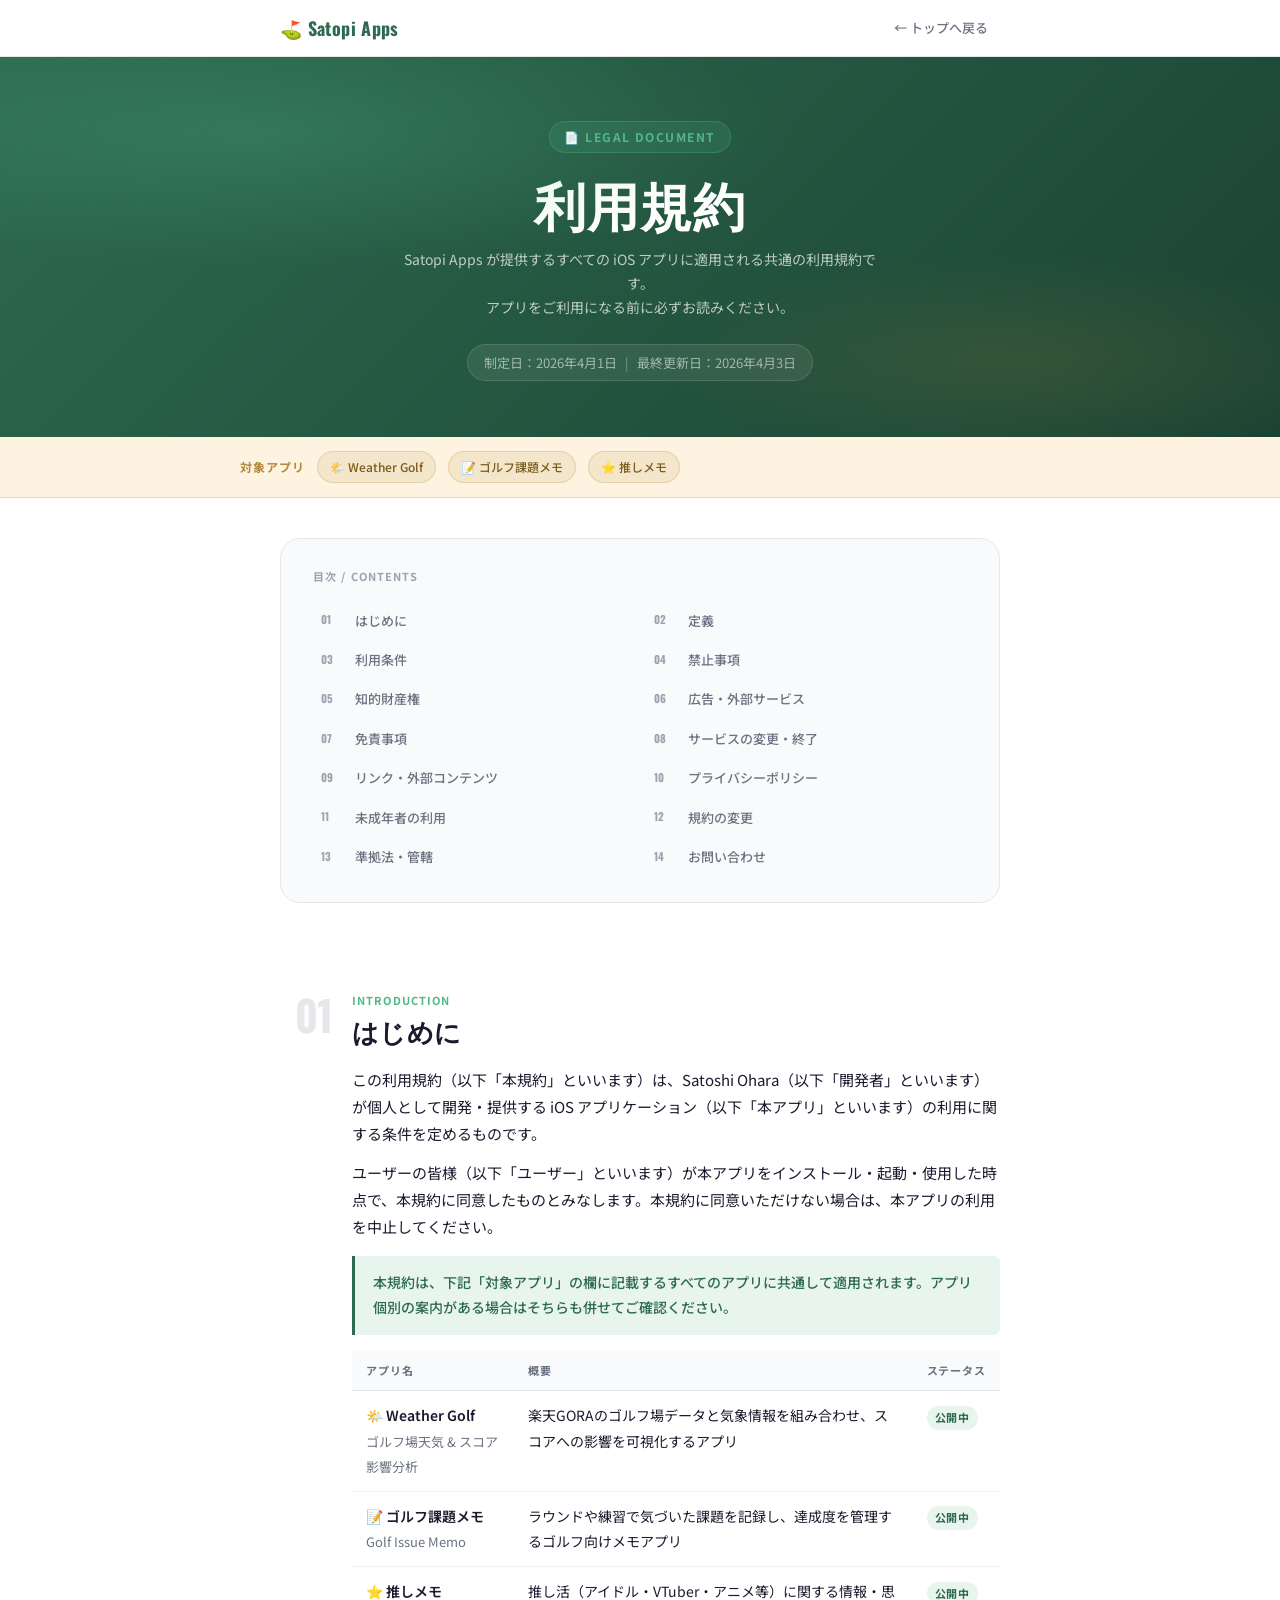
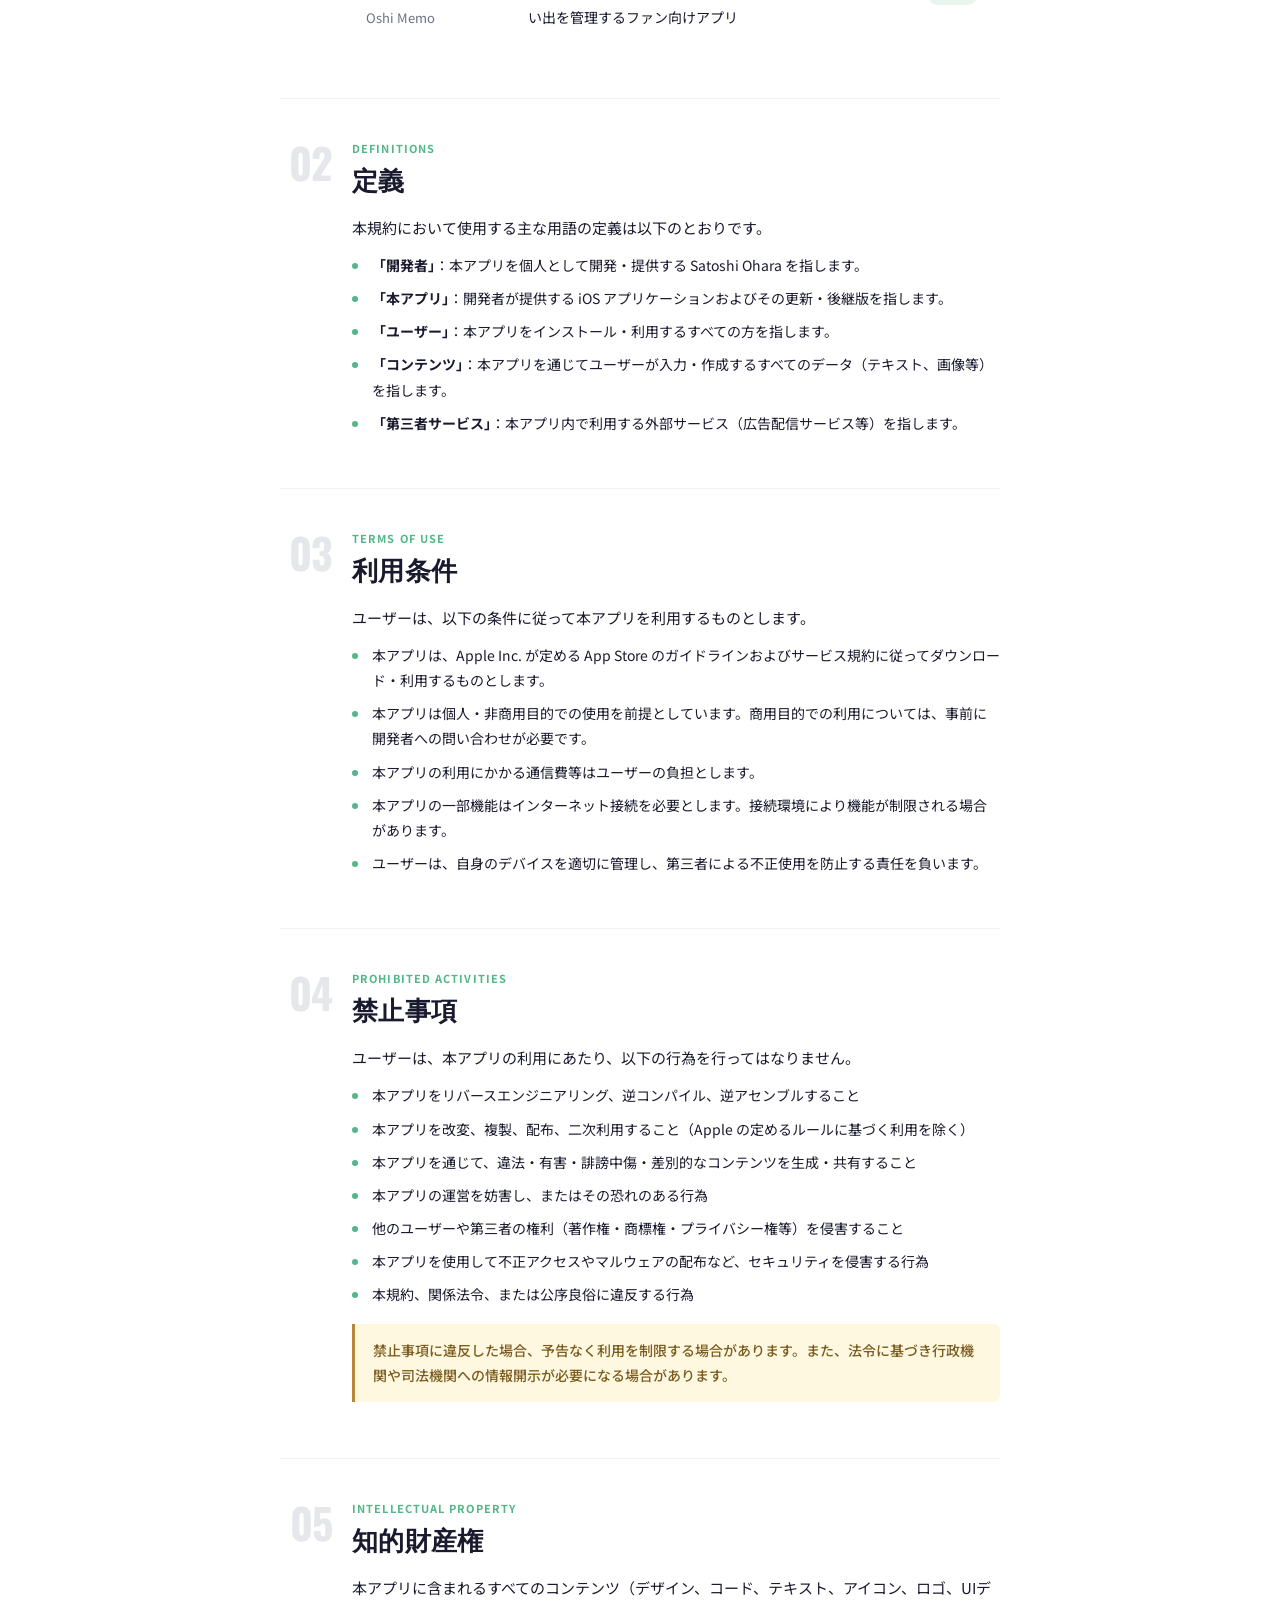
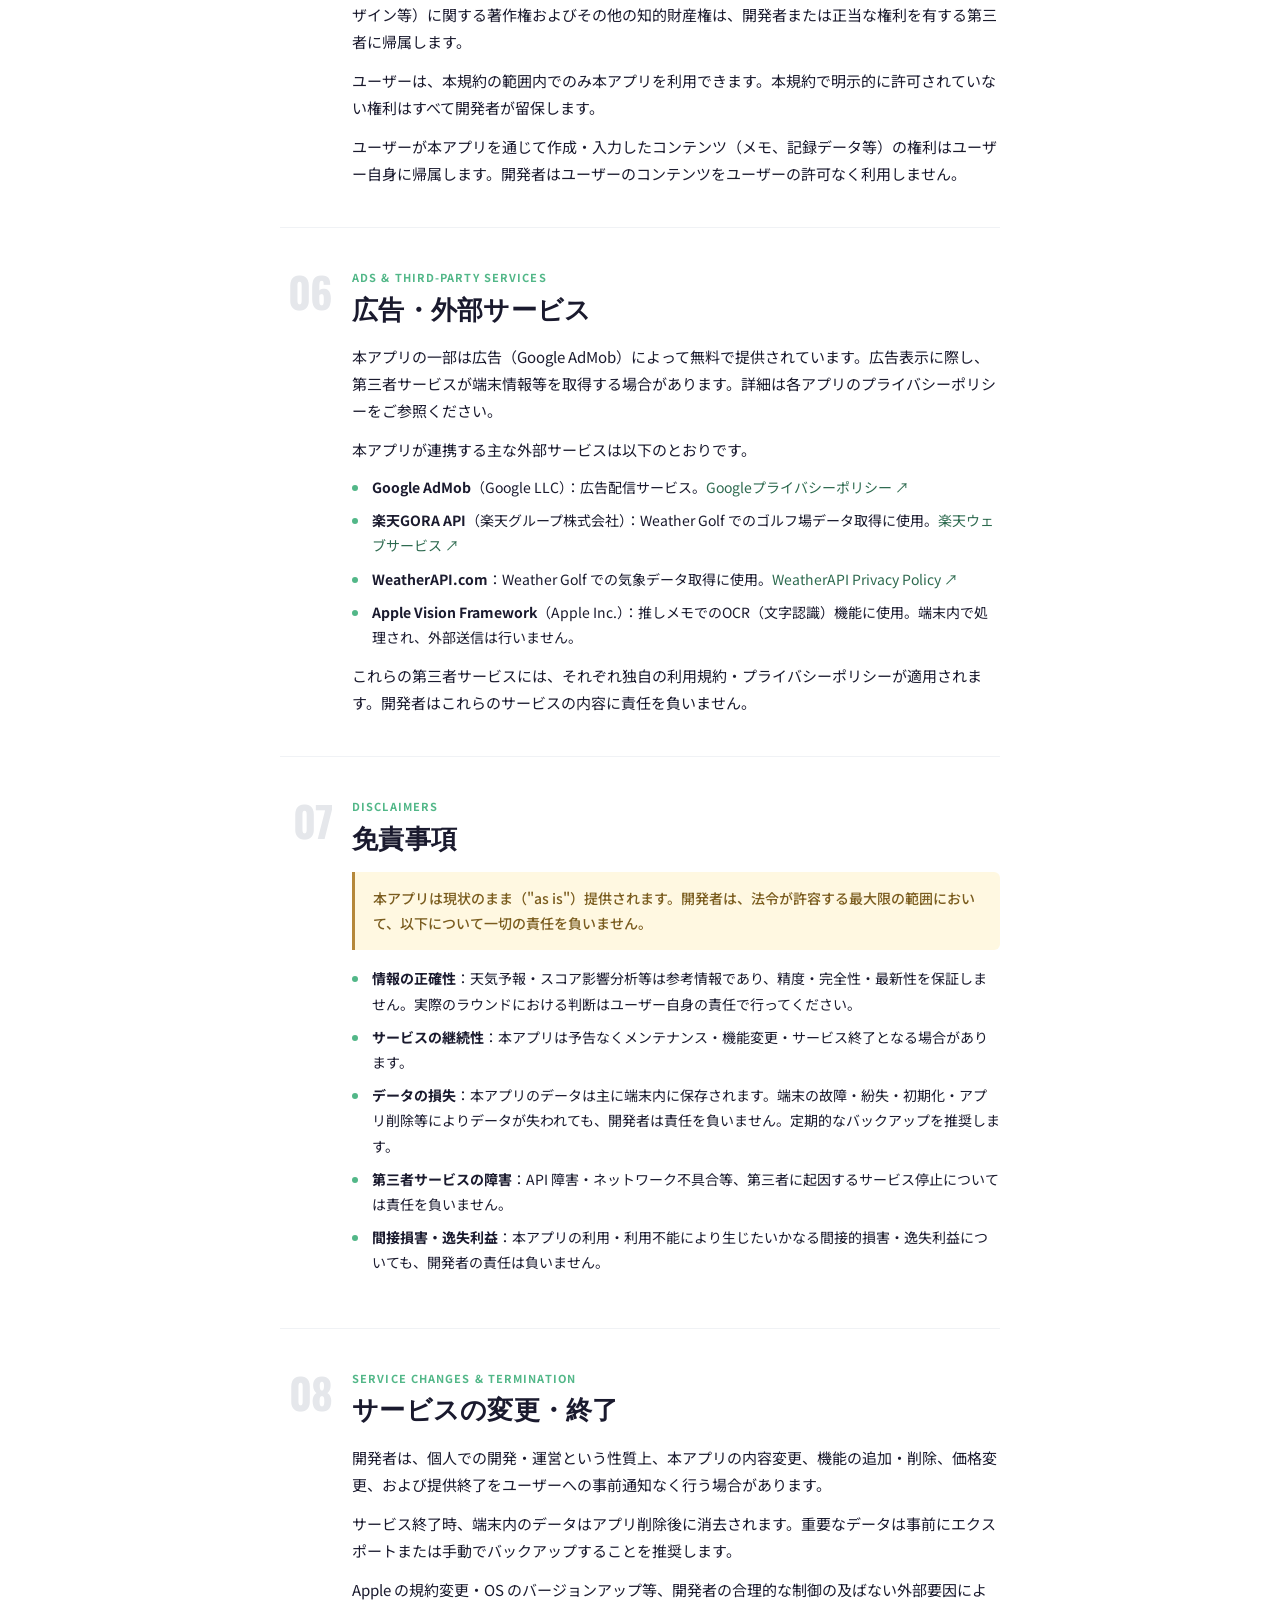
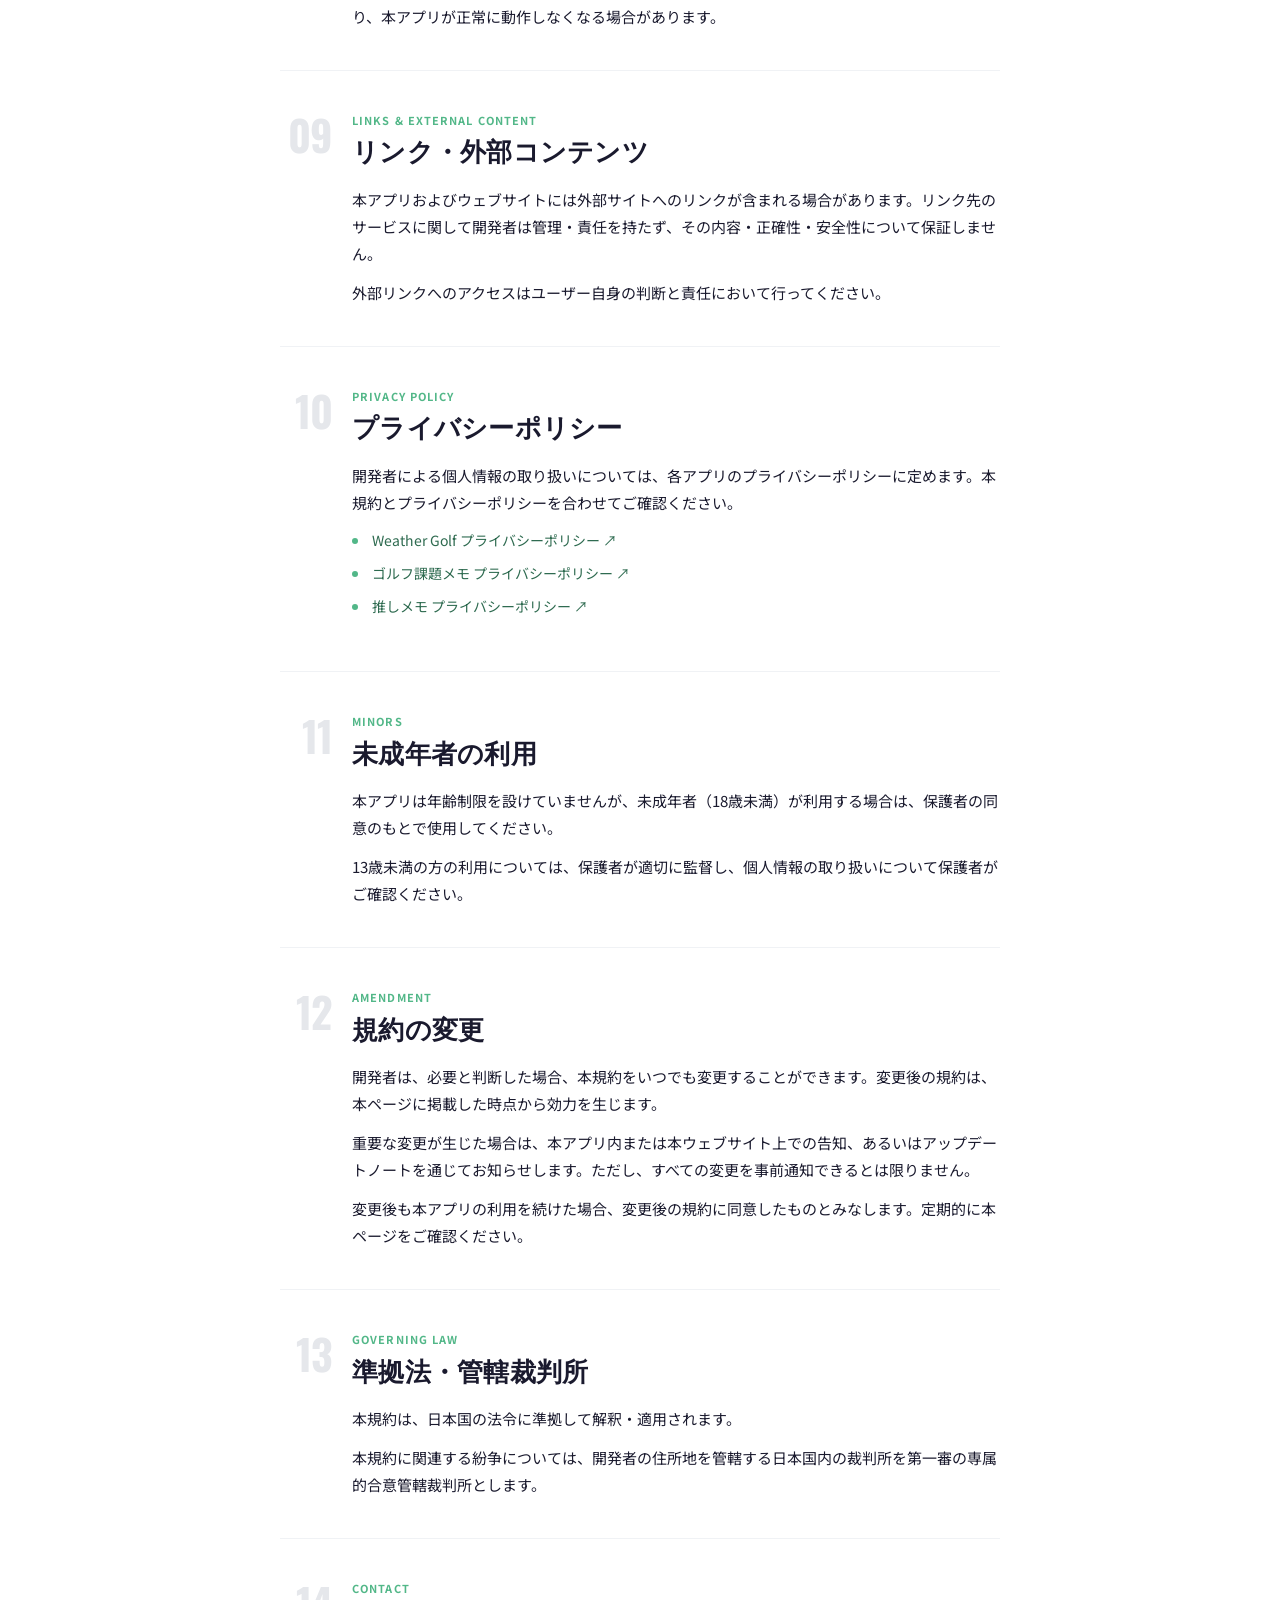
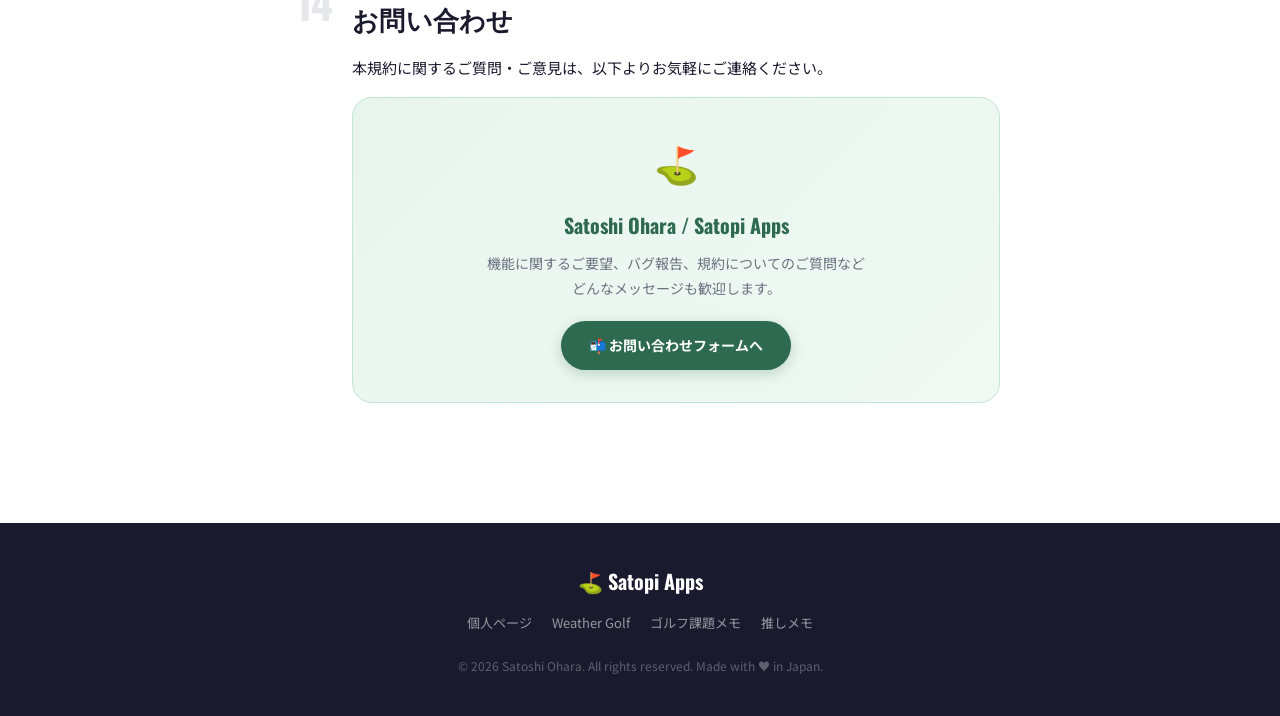
<file: terms/terms.html>
<!DOCTYPE html>
<html lang="ja">
<head>
  <meta charset="UTF-8">
  <meta name="viewport" content="width=device-width, initial-scale=1.0">
  <title>利用規約 | Satopi Apps</title>
  <meta name="description" content="Satopi Appsが提供するすべてのiOSアプリに適用される利用規約です。">
  <meta name="robots" content="noindex, follow">

  <!-- ★ Google Fonts -->
  <link rel="preconnect" href="https://fonts.googleapis.com">
  <link rel="preconnect" href="https://fonts.gstatic.com" crossorigin>
  <link href="https://fonts.googleapis.com/css2?family=Noto+Sans+JP:wght@400;500;700&family=Oswald:wght@500;700&display=swap" rel="stylesheet">

  <style>
    /* ============================================================
       CSS Variables — ★ カラー・フォントはここを編集
    ============================================================ */
    :root {
      --color-bg:           #ffffff;
      --color-bg-alt:       #f9fafb;
      --color-surface:      #ffffff;
      --color-border:       #e5e7eb;
      --color-border-light: #f0f2f5;

      --color-text:         #1a1a2e;
      --color-text-muted:   #6b7280;
      --color-text-light:   #9ca3af;

      /* ★ アクセントカラー (トップページのゴルフグリーン系) */
      --color-accent:       #2d6a4f;
      --color-accent-light: #e8f5ee;
      --color-accent-mid:   #52b788;
      --color-gold:         #b5883a;
      --color-gold-light:   #fdf3e0;

      --font-body:    'Noto Sans JP', sans-serif;
      --font-display: 'Oswald', sans-serif;

      --radius-sm:   6px;
      --radius-md:   12px;
      --radius-lg:   20px;

      --shadow-sm:   0 1px 3px rgba(0,0,0,.06), 0 1px 2px rgba(0,0,0,.04);
      --shadow-md:   0 4px 16px rgba(0,0,0,.08);
      --shadow-lg:   0 12px 40px rgba(0,0,0,.10);

      --max-w:       800px;
      --content-pad: clamp(16px, 5vw, 40px);
    }

    /* ============================================================
       Reset & Base
    ============================================================ */
    *, *::before, *::after { box-sizing: border-box; margin: 0; padding: 0; }

    html { scroll-behavior: smooth; }

    body {
      font-family: var(--font-body);
      font-size: 15px;
      line-height: 1.8;
      color: var(--color-text);
      background: var(--color-bg);
      -webkit-font-smoothing: antialiased;
    }

    a {
      color: var(--color-accent);
      text-decoration: none;
      border-bottom: 1px solid transparent;
      transition: border-color .2s, opacity .2s;
    }
    a:hover { border-bottom-color: var(--color-accent-mid); opacity: .8; }

    /* ============================================================
       Navigation Bar
    ============================================================ */
    .nav {
      position: sticky;
      top: 0;
      z-index: 100;
      background: rgba(255,255,255,.92);
      backdrop-filter: blur(12px);
      -webkit-backdrop-filter: blur(12px);
      border-bottom: 1px solid var(--color-border);
    }

    .nav-inner {
      max-width: var(--max-w);
      margin: 0 auto;
      padding: 0 var(--content-pad);
      height: 56px;
      display: flex;
      align-items: center;
      justify-content: space-between;
      gap: 16px;
    }

    .nav-brand {
      font-family: var(--font-display);
      font-size: 18px;
      font-weight: 700;
      color: var(--color-accent);
      border-bottom: none;
      display: flex;
      align-items: center;
      gap: 6px;
      letter-spacing: .02em;
    }
    .nav-brand:hover { opacity: .8; border-bottom: none; }

    .nav-link {
      font-size: 13px;
      font-weight: 500;
      color: var(--color-text-muted);
      border-bottom: none;
      padding: 6px 12px;
      border-radius: var(--radius-sm);
      transition: background .2s, color .2s;
    }
    .nav-link:hover {
      background: var(--color-accent-light);
      color: var(--color-accent);
      border-bottom: none;
      opacity: 1;
    }

    /* ============================================================
       Hero Header
    ============================================================ */
    .hero {
      background: linear-gradient(135deg, var(--color-accent) 0%, #1b4332 100%);
      color: #fff;
      padding: 64px var(--content-pad) 56px;
      text-align: center;
      position: relative;
      overflow: hidden;
    }

    .hero::before {
      content: '';
      position: absolute;
      inset: 0;
      background:
        radial-gradient(ellipse 60% 50% at 20% 20%, rgba(82,183,136,.25) 0%, transparent 70%),
        radial-gradient(ellipse 40% 40% at 80% 80%, rgba(181,136,58,.15) 0%, transparent 70%);
      pointer-events: none;
    }

    .hero-eyebrow {
      display: inline-flex;
      align-items: center;
      gap: 6px;
      font-size: 12px;
      font-weight: 700;
      letter-spacing: .12em;
      text-transform: uppercase;
      color: var(--color-accent-mid);
      background: rgba(82,183,136,.15);
      border: 1px solid rgba(82,183,136,.3);
      border-radius: 100px;
      padding: 4px 14px;
      margin-bottom: 20px;
    }

    .hero h1 {
      font-family: var(--font-display);
      font-size: clamp(32px, 6vw, 52px);
      font-weight: 700;
      letter-spacing: .02em;
      line-height: 1.15;
      margin-bottom: 16px;
    }

    .hero-sub {
      font-size: 14px;
      color: rgba(255,255,255,.7);
      max-width: 480px;
      margin: 0 auto 24px;
      line-height: 1.7;
    }

    .hero-meta {
      display: inline-flex;
      align-items: center;
      gap: 8px;
      font-size: 13px;
      color: rgba(255,255,255,.55);
      background: rgba(255,255,255,.08);
      border: 1px solid rgba(255,255,255,.12);
      border-radius: 100px;
      padding: 6px 16px;
    }

    .hero-meta span { color: rgba(255,255,255,.35); }

    /* ============================================================
       App Badge Strip
    ============================================================ */
    .app-strip {
      background: var(--color-gold-light);
      border-bottom: 1px solid #e8d5a8;
      padding: 14px var(--content-pad);
    }

    .app-strip-inner {
      max-width: var(--max-w);
      margin: 0 auto;
      display: flex;
      align-items: center;
      gap: 12px;
      flex-wrap: wrap;
    }

    .app-strip-label {
      font-size: 12px;
      font-weight: 700;
      letter-spacing: .08em;
      text-transform: uppercase;
      color: var(--color-gold);
      white-space: nowrap;
    }

    .app-tag {
      display: inline-flex;
      align-items: center;
      gap: 5px;
      font-size: 12px;
      font-weight: 500;
      color: #7a5c1e;
      background: rgba(181,136,58,.12);
      border: 1px solid rgba(181,136,58,.25);
      border-radius: 100px;
      padding: 4px 12px;
    }

    /* ============================================================
       Table of Contents
    ============================================================ */
    .toc-wrap {
      max-width: var(--max-w);
      margin: 40px auto 0;
      padding: 0 var(--content-pad);
    }

    .toc {
      background: var(--color-bg-alt);
      border: 1px solid var(--color-border);
      border-radius: var(--radius-lg);
      padding: 28px 32px;
    }

    .toc-title {
      font-size: 11px;
      font-weight: 700;
      letter-spacing: .1em;
      text-transform: uppercase;
      color: var(--color-text-light);
      margin-bottom: 16px;
    }

    .toc-grid {
      display: grid;
      grid-template-columns: repeat(auto-fill, minmax(220px, 1fr));
      gap: 4px 12px;
    }

    .toc a {
      display: flex;
      align-items: center;
      gap: 10px;
      font-size: 13px;
      font-weight: 500;
      color: var(--color-text-muted);
      padding: 6px 8px;
      border-radius: var(--radius-sm);
      border-bottom: none;
      transition: background .15s, color .15s;
    }
    .toc a:hover {
      background: var(--color-accent-light);
      color: var(--color-accent);
      border-bottom: none;
      opacity: 1;
    }

    .toc-num {
      font-family: var(--font-display);
      font-size: 11px;
      font-weight: 700;
      color: var(--color-text-light);
      min-width: 24px;
    }

    /* ============================================================
       Main Content
    ============================================================ */
    .content {
      max-width: var(--max-w);
      margin: 0 auto;
      padding: 48px var(--content-pad) 80px;
    }

    /* ============================================================
       Section Block
    ============================================================ */
    .section {
      margin-bottom: 0;
      border-bottom: 1px solid var(--color-border-light);
      padding: 40px 0;
    }
    .section:last-child { border-bottom: none; }

    .section-header {
      display: flex;
      align-items: flex-start;
      gap: 20px;
      margin-bottom: 20px;
    }

    .section-num {
      font-family: var(--font-display);
      font-size: 42px;
      font-weight: 700;
      line-height: 1;
      color: var(--color-border);
      flex-shrink: 0;
      padding-top: 2px;
      min-width: 52px;
      text-align: right;
      /* ちょっとおしゃれに */
      letter-spacing: -.02em;
    }

    .section-titles { flex: 1; }

    .section-label {
      font-size: 11px;
      font-weight: 700;
      letter-spacing: .1em;
      text-transform: uppercase;
      color: var(--color-accent-mid);
      margin-bottom: 4px;
    }

    .section h2 {
      font-family: var(--font-display);
      font-size: clamp(20px, 3vw, 26px);
      font-weight: 700;
      color: var(--color-text);
      line-height: 1.2;
      letter-spacing: .01em;
    }

    .section-body {
      padding-left: 72px;
    }

    @media (max-width: 520px) {
      .section-header { gap: 12px; }
      .section-num { font-size: 28px; min-width: 36px; }
      .section-body { padding-left: 48px; }
    }

    .section-body p {
      color: var(--color-text);
      margin-bottom: 12px;
    }
    .section-body p:last-child { margin-bottom: 0; }

    /* リスト */
    .section-body ul,
    .section-body ol {
      padding-left: 0;
      list-style: none;
      margin: 12px 0;
    }

    .section-body li {
      position: relative;
      padding-left: 20px;
      margin-bottom: 8px;
      color: var(--color-text);
      font-size: 14px;
    }

    .section-body ul li::before {
      content: '';
      position: absolute;
      left: 0;
      top: 10px;
      width: 6px;
      height: 6px;
      border-radius: 50%;
      background: var(--color-accent-mid);
    }

    .section-body ol {
      counter-reset: list;
    }
    .section-body ol li::before {
      counter-increment: list;
      content: counter(list) '.';
      position: absolute;
      left: 0;
      font-size: 12px;
      font-weight: 700;
      color: var(--color-accent);
    }

    /* ハイライトボックス */
    .callout {
      background: var(--color-accent-light);
      border-left: 3px solid var(--color-accent);
      border-radius: 0 var(--radius-sm) var(--radius-sm) 0;
      padding: 14px 18px;
      margin: 16px 0;
      font-size: 14px;
      color: var(--color-accent);
      font-weight: 500;
    }

    .callout-warning {
      background: #fff8e1;
      border-left-color: var(--color-gold);
      color: #7a5c1e;
    }

    /* アプリ一覧テーブル */
    .app-table {
      width: 100%;
      border-collapse: collapse;
      margin: 16px 0;
      font-size: 14px;
    }
    .app-table th {
      text-align: left;
      font-size: 11px;
      font-weight: 700;
      letter-spacing: .08em;
      text-transform: uppercase;
      color: var(--color-text-muted);
      padding: 10px 14px;
      background: var(--color-bg-alt);
      border-bottom: 1px solid var(--color-border);
      white-space: nowrap;
    }
    .app-table td {
      padding: 12px 14px;
      border-bottom: 1px solid var(--color-border-light);
      vertical-align: top;
    }
    .app-table tr:last-child td { border-bottom: none; }
    .app-table .app-name {
      font-weight: 600;
      color: var(--color-text);
    }
    .app-table .app-desc {
      color: var(--color-text-muted);
      font-size: 13px;
    }

    /* インラインバッジ */
    .badge {
      display: inline-block;
      font-size: 11px;
      font-weight: 700;
      letter-spacing: .06em;
      padding: 2px 8px;
      border-radius: 100px;
      vertical-align: middle;
    }
    .badge-green {
      background: var(--color-accent-light);
      color: var(--color-accent);
    }
    .badge-gold {
      background: var(--color-gold-light);
      color: var(--color-gold);
    }

    /* 区切り */
    .divider {
      border: none;
      border-top: 1px solid var(--color-border);
      margin: 40px 0;
    }

    /* ============================================================
       Contact Card
    ============================================================ */
    .contact-card {
      background: linear-gradient(135deg, var(--color-accent-light) 0%, #f0f9f4 100%);
      border: 1px solid #c3e6d0;
      border-radius: var(--radius-lg);
      padding: 32px;
      text-align: center;
      margin-top: 16px;
    }

    .contact-card-icon {
      font-size: 36px;
      margin-bottom: 12px;
    }

    .contact-card h3 {
      font-family: var(--font-display);
      font-size: 20px;
      font-weight: 700;
      color: var(--color-accent);
      margin-bottom: 8px;
    }

    .contact-card p {
      font-size: 14px;
      color: var(--color-text-muted);
      margin-bottom: 20px;
    }

    .btn-primary {
      display: inline-flex;
      align-items: center;
      gap: 8px;
      background: var(--color-accent);
      color: #fff;
      font-size: 14px;
      font-weight: 700;
      padding: 12px 28px;
      border-radius: 100px;
      text-decoration: none;
      border-bottom: none;
      transition: background .2s, transform .15s, box-shadow .2s;
      box-shadow: 0 4px 14px rgba(45,106,79,.25);
    }
    .btn-primary:hover {
      background: #235940;
      transform: translateY(-1px);
      box-shadow: 0 6px 20px rgba(45,106,79,.3);
      border-bottom: none;
      opacity: 1;
    }

    /* ============================================================
       Footer
    ============================================================ */
    .footer {
      background: var(--color-text);
      color: rgba(255,255,255,.55);
      padding: 40px var(--content-pad);
      text-align: center;
    }

    .footer-brand {
      font-family: var(--font-display);
      font-size: 20px;
      font-weight: 700;
      color: #fff;
      margin-bottom: 12px;
      display: block;
    }

    .footer-links {
      display: flex;
      justify-content: center;
      flex-wrap: wrap;
      gap: 4px 20px;
      margin: 12px 0 20px;
    }

    .footer a {
      color: rgba(255,255,255,.55);
      font-size: 13px;
      border-bottom: none;
      transition: color .2s;
    }
    .footer a:hover { color: var(--color-accent-mid); border-bottom: none; opacity: 1; }

    .footer-copy {
      font-size: 12px;
      color: rgba(255,255,255,.3);
      margin-top: 16px;
    }

    /* ============================================================
       Responsive
    ============================================================ */
    @media (max-width: 640px) {
      .toc { padding: 20px; }
      .toc-grid { grid-template-columns: 1fr; }
      .app-table th:last-child,
      .app-table td:last-child { display: none; }
      .contact-card { padding: 24px 20px; }
    }
  </style>
</head>

<body>

  <!-- ============================================================
       Navigation
  ============================================================ -->
  <nav class="nav" role="navigation" aria-label="サイトナビゲーション">
    <div class="nav-inner">
      <a href="https://satopi72g.github.io/" class="nav-brand">⛳ Satopi Apps</a>
      <a href="https://satopi72g.github.io/" class="nav-link">← トップへ戻る</a>
    </div>
  </nav>

  <!-- ============================================================
       Hero
  ============================================================ -->
  <header class="hero" role="banner">
    <div class="hero-eyebrow">📄 Legal Document</div>
    <h1>利用規約</h1>
    <p class="hero-sub">
      Satopi Apps が提供するすべての iOS アプリに適用される共通の利用規約です。<br>
      アプリをご利用になる前に必ずお読みください。
    </p>
    <!-- ★ 更新日はここを編集 -->
    <div class="hero-meta">
      制定日：2026年4月1日 <span>|</span> 最終更新日：2026年4月3日
    </div>
  </header>

  <!-- ============================================================
       App Strip — 対象アプリ
  ============================================================ -->
  <div class="app-strip" role="note" aria-label="本規約の対象アプリ">
    <div class="app-strip-inner">
      <span class="app-strip-label">対象アプリ</span>
      <!-- ★ アプリが増えたらここに追加 -->
      <span class="app-tag">🌤️ Weather Golf</span>
      <span class="app-tag">📝 ゴルフ課題メモ</span>
      <span class="app-tag">⭐ 推しメモ</span>
    </div>
  </div>

  <!-- ============================================================
       Table of Contents
  ============================================================ -->
  <div class="toc-wrap" role="navigation" aria-label="目次">
    <div class="toc">
      <p class="toc-title">目次 / Contents</p>
      <div class="toc-grid">
        <a href="#sec-01"><span class="toc-num">01</span>はじめに</a>
        <a href="#sec-02"><span class="toc-num">02</span>定義</a>
        <a href="#sec-03"><span class="toc-num">03</span>利用条件</a>
        <a href="#sec-04"><span class="toc-num">04</span>禁止事項</a>
        <a href="#sec-05"><span class="toc-num">05</span>知的財産権</a>
        <a href="#sec-06"><span class="toc-num">06</span>広告・外部サービス</a>
        <a href="#sec-07"><span class="toc-num">07</span>免責事項</a>
        <a href="#sec-08"><span class="toc-num">08</span>サービスの変更・終了</a>
        <a href="#sec-09"><span class="toc-num">09</span>リンク・外部コンテンツ</a>
        <a href="#sec-10"><span class="toc-num">10</span>プライバシーポリシー</a>
        <a href="#sec-11"><span class="toc-num">11</span>未成年者の利用</a>
        <a href="#sec-12"><span class="toc-num">12</span>規約の変更</a>
        <a href="#sec-13"><span class="toc-num">13</span>準拠法・管轄</a>
        <a href="#sec-14"><span class="toc-num">14</span>お問い合わせ</a>
      </div>
    </div>
  </div>

  <!-- ============================================================
       Main Content
  ============================================================ -->
  <main class="content" role="main">

    <!-- 01 はじめに -->
    <section class="section" id="sec-01">
      <div class="section-header">
        <div class="section-num">01</div>
        <div class="section-titles">
          <div class="section-label">Introduction</div>
          <h2>はじめに</h2>
        </div>
      </div>
      <div class="section-body">
        <p>
          この利用規約（以下「本規約」といいます）は、Satoshi Ohara（以下「開発者」といいます）が個人として開発・提供する iOS アプリケーション（以下「本アプリ」といいます）の利用に関する条件を定めるものです。
        </p>
        <p>
          ユーザーの皆様（以下「ユーザー」といいます）が本アプリをインストール・起動・使用した時点で、本規約に同意したものとみなします。本規約に同意いただけない場合は、本アプリの利用を中止してください。
        </p>
        <div class="callout">
          本規約は、下記「対象アプリ」の欄に記載するすべてのアプリに共通して適用されます。アプリ個別の案内がある場合はそちらも併せてご確認ください。
        </div>
        <table class="app-table" role="table" aria-label="対象アプリ一覧">
          <thead>
            <tr>
              <th>アプリ名</th>
              <th>概要</th>
              <th>ステータス</th>
            </tr>
          </thead>
          <tbody>
            <!-- ★ アプリが増えたらここに行を追加 -->
            <tr>
              <td><span class="app-name">🌤️ Weather Golf</span><br><span class="app-desc">ゴルフ場天気 &amp; スコア影響分析</span></td>
              <td>楽天GORAのゴルフ場データと気象情報を組み合わせ、スコアへの影響を可視化するアプリ</td>
              <td style="white-space:nowrap"><span class="badge badge-green">公開中</span></td>
            </tr>
            <tr>
              <td><span class="app-name">📝 ゴルフ課題メモ</span><br><span class="app-desc">Golf Issue Memo</span></td>
              <td>ラウンドや練習で気づいた課題を記録し、達成度を管理するゴルフ向けメモアプリ</td>
              <td style="white-space:nowrap"><span class="badge badge-green">公開中</span></td>
            </tr>
            <tr>
              <td><span class="app-name">⭐ 推しメモ</span><br><span class="app-desc">Oshi Memo</span></td>
              <td>推し活（アイドル・VTuber・アニメ等）に関する情報・思い出を管理するファン向けアプリ</td>
              <td style="white-space:nowrap"><span class="badge badge-green">公開中</span></td>
            </tr>
          </tbody>
        </table>
      </div>
    </section>

    <!-- 02 定義 -->
    <section class="section" id="sec-02">
      <div class="section-header">
        <div class="section-num">02</div>
        <div class="section-titles">
          <div class="section-label">Definitions</div>
          <h2>定義</h2>
        </div>
      </div>
      <div class="section-body">
        <p>本規約において使用する主な用語の定義は以下のとおりです。</p>
        <ul>
          <li><strong>「開発者」</strong>：本アプリを個人として開発・提供する Satoshi Ohara を指します。</li>
          <li><strong>「本アプリ」</strong>：開発者が提供する iOS アプリケーションおよびその更新・後継版を指します。</li>
          <li><strong>「ユーザー」</strong>：本アプリをインストール・利用するすべての方を指します。</li>
          <li><strong>「コンテンツ」</strong>：本アプリを通じてユーザーが入力・作成するすべてのデータ（テキスト、画像等）を指します。</li>
          <li><strong>「第三者サービス」</strong>：本アプリ内で利用する外部サービス（広告配信サービス等）を指します。</li>
        </ul>
      </div>
    </section>

    <!-- 03 利用条件 -->
    <section class="section" id="sec-03">
      <div class="section-header">
        <div class="section-num">03</div>
        <div class="section-titles">
          <div class="section-label">Terms of Use</div>
          <h2>利用条件</h2>
        </div>
      </div>
      <div class="section-body">
        <p>ユーザーは、以下の条件に従って本アプリを利用するものとします。</p>
        <ul>
          <li>本アプリは、Apple Inc. が定める App Store のガイドラインおよびサービス規約に従ってダウンロード・利用するものとします。</li>
          <li>本アプリは個人・非商用目的での使用を前提としています。商用目的での利用については、事前に開発者への問い合わせが必要です。</li>
          <li>本アプリの利用にかかる通信費等はユーザーの負担とします。</li>
          <li>本アプリの一部機能はインターネット接続を必要とします。接続環境により機能が制限される場合があります。</li>
          <li>ユーザーは、自身のデバイスを適切に管理し、第三者による不正使用を防止する責任を負います。</li>
        </ul>
      </div>
    </section>

    <!-- 04 禁止事項 -->
    <section class="section" id="sec-04">
      <div class="section-header">
        <div class="section-num">04</div>
        <div class="section-titles">
          <div class="section-label">Prohibited Activities</div>
          <h2>禁止事項</h2>
        </div>
      </div>
      <div class="section-body">
        <p>ユーザーは、本アプリの利用にあたり、以下の行為を行ってはなりません。</p>
        <ul>
          <li>本アプリをリバースエンジニアリング、逆コンパイル、逆アセンブルすること</li>
          <li>本アプリを改変、複製、配布、二次利用すること（Apple の定めるルールに基づく利用を除く）</li>
          <li>本アプリを通じて、違法・有害・誹謗中傷・差別的なコンテンツを生成・共有すること</li>
          <li>本アプリの運営を妨害し、またはその恐れのある行為</li>
          <li>他のユーザーや第三者の権利（著作権・商標権・プライバシー権等）を侵害すること</li>
          <li>本アプリを使用して不正アクセスやマルウェアの配布など、セキュリティを侵害する行為</li>
          <li>本規約、関係法令、または公序良俗に違反する行為</li>
        </ul>
        <div class="callout callout-warning">
          禁止事項に違反した場合、予告なく利用を制限する場合があります。また、法令に基づき行政機関や司法機関への情報開示が必要になる場合があります。
        </div>
      </div>
    </section>

    <!-- 05 知的財産権 -->
    <section class="section" id="sec-05">
      <div class="section-header">
        <div class="section-num">05</div>
        <div class="section-titles">
          <div class="section-label">Intellectual Property</div>
          <h2>知的財産権</h2>
        </div>
      </div>
      <div class="section-body">
        <p>
          本アプリに含まれるすべてのコンテンツ（デザイン、コード、テキスト、アイコン、ロゴ、UIデザイン等）に関する著作権およびその他の知的財産権は、開発者または正当な権利を有する第三者に帰属します。
        </p>
        <p>
          ユーザーは、本規約の範囲内でのみ本アプリを利用できます。本規約で明示的に許可されていない権利はすべて開発者が留保します。
        </p>
        <p>
          ユーザーが本アプリを通じて作成・入力したコンテンツ（メモ、記録データ等）の権利はユーザー自身に帰属します。開発者はユーザーのコンテンツをユーザーの許可なく利用しません。
        </p>
      </div>
    </section>

    <!-- 06 広告・外部サービス -->
    <section class="section" id="sec-06">
      <div class="section-header">
        <div class="section-num">06</div>
        <div class="section-titles">
          <div class="section-label">Ads &amp; Third-Party Services</div>
          <h2>広告・外部サービス</h2>
        </div>
      </div>
      <div class="section-body">
        <p>
          本アプリの一部は広告（Google AdMob）によって無料で提供されています。広告表示に際し、第三者サービスが端末情報等を取得する場合があります。詳細は各アプリのプライバシーポリシーをご参照ください。
        </p>
        <p>本アプリが連携する主な外部サービスは以下のとおりです。</p>
        <ul>
          <li><strong>Google AdMob</strong>（Google LLC）：広告配信サービス。<a href="https://policies.google.com/privacy" target="_blank" rel="noopener noreferrer">Googleプライバシーポリシー ↗</a></li>
          <li><strong>楽天GORA API</strong>（楽天グループ株式会社）：Weather Golf でのゴルフ場データ取得に使用。<a href="https://webservice.rakuten.co.jp/" target="_blank" rel="noopener noreferrer">楽天ウェブサービス ↗</a></li>
          <li><strong>WeatherAPI.com</strong>：Weather Golf での気象データ取得に使用。<a href="https://www.weatherapi.com/privacy.aspx" target="_blank" rel="noopener noreferrer">WeatherAPI Privacy Policy ↗</a></li>
          <li><strong>Apple Vision Framework</strong>（Apple Inc.）：推しメモでのOCR（文字認識）機能に使用。端末内で処理され、外部送信は行いません。</li>
        </ul>
        <p>
          これらの第三者サービスには、それぞれ独自の利用規約・プライバシーポリシーが適用されます。開発者はこれらのサービスの内容に責任を負いません。
        </p>
      </div>
    </section>

    <!-- 07 免責事項 -->
    <section class="section" id="sec-07">
      <div class="section-header">
        <div class="section-num">07</div>
        <div class="section-titles">
          <div class="section-label">Disclaimers</div>
          <h2>免責事項</h2>
        </div>
      </div>
      <div class="section-body">
        <div class="callout callout-warning">
          本アプリは現状のまま（"as is"）提供されます。開発者は、法令が許容する最大限の範囲において、以下について一切の責任を負いません。
        </div>
        <ul>
          <li><strong>情報の正確性</strong>：天気予報・スコア影響分析等は参考情報であり、精度・完全性・最新性を保証しません。実際のラウンドにおける判断はユーザー自身の責任で行ってください。</li>
          <li><strong>サービスの継続性</strong>：本アプリは予告なくメンテナンス・機能変更・サービス終了となる場合があります。</li>
          <li><strong>データの損失</strong>：本アプリのデータは主に端末内に保存されます。端末の故障・紛失・初期化・アプリ削除等によりデータが失われても、開発者は責任を負いません。定期的なバックアップを推奨します。</li>
          <li><strong>第三者サービスの障害</strong>：API 障害・ネットワーク不具合等、第三者に起因するサービス停止については責任を負いません。</li>
          <li><strong>間接損害・逸失利益</strong>：本アプリの利用・利用不能により生じたいかなる間接的損害・逸失利益についても、開発者の責任は負いません。</li>
        </ul>
      </div>
    </section>

    <!-- 08 サービスの変更・終了 -->
    <section class="section" id="sec-08">
      <div class="section-header">
        <div class="section-num">08</div>
        <div class="section-titles">
          <div class="section-label">Service Changes &amp; Termination</div>
          <h2>サービスの変更・終了</h2>
        </div>
      </div>
      <div class="section-body">
        <p>
          開発者は、個人での開発・運営という性質上、本アプリの内容変更、機能の追加・削除、価格変更、および提供終了をユーザーへの事前通知なく行う場合があります。
        </p>
        <p>
          サービス終了時、端末内のデータはアプリ削除後に消去されます。重要なデータは事前にエクスポートまたは手動でバックアップすることを推奨します。
        </p>
        <p>
          Apple の規約変更・OS のバージョンアップ等、開発者の合理的な制御の及ばない外部要因により、本アプリが正常に動作しなくなる場合があります。
        </p>
      </div>
    </section>

    <!-- 09 リンク・外部コンテンツ -->
    <section class="section" id="sec-09">
      <div class="section-header">
        <div class="section-num">09</div>
        <div class="section-titles">
          <div class="section-label">Links &amp; External Content</div>
          <h2>リンク・外部コンテンツ</h2>
        </div>
      </div>
      <div class="section-body">
        <p>
          本アプリおよびウェブサイトには外部サイトへのリンクが含まれる場合があります。リンク先のサービスに関して開発者は管理・責任を持たず、その内容・正確性・安全性について保証しません。
        </p>
        <p>
          外部リンクへのアクセスはユーザー自身の判断と責任において行ってください。
        </p>
      </div>
    </section>

    <!-- 10 プライバシーポリシー -->
    <section class="section" id="sec-10">
      <div class="section-header">
        <div class="section-num">10</div>
        <div class="section-titles">
          <div class="section-label">Privacy Policy</div>
          <h2>プライバシーポリシー</h2>
        </div>
      </div>
      <div class="section-body">
        <p>
          開発者による個人情報の取り扱いについては、各アプリのプライバシーポリシーに定めます。本規約とプライバシーポリシーを合わせてご確認ください。
        </p>
        <ul>
          <!-- ★ プライバシーポリシーのURLを各アプリに合わせて編集 -->
          <li>
            <a href="https://satopi72g.github.io/privacy/wg-privacypolicy.html">
              Weather Golf プライバシーポリシー ↗
            </a>
          </li>
          <li>
            <a href="https://satopi72g.github.io/privacy/gim-privacypolicy.html">
              ゴルフ課題メモ プライバシーポリシー ↗
            </a>
          </li>
          <li>
            <a href="https://satopi72g.github.io/privacy/oshim-privacypolicy.html">
              推しメモ プライバシーポリシー ↗
            </a>
          </li>
        </ul>
      </div>
    </section>

    <!-- 11 未成年者の利用 -->
    <section class="section" id="sec-11">
      <div class="section-header">
        <div class="section-num">11</div>
        <div class="section-titles">
          <div class="section-label">Minors</div>
          <h2>未成年者の利用</h2>
        </div>
      </div>
      <div class="section-body">
        <p>
          本アプリは年齢制限を設けていませんが、未成年者（18歳未満）が利用する場合は、保護者の同意のもとで使用してください。
        </p>
        <p>
          13歳未満の方の利用については、保護者が適切に監督し、個人情報の取り扱いについて保護者がご確認ください。
        </p>
      </div>
    </section>

    <!-- 12 規約の変更 -->
    <section class="section" id="sec-12">
      <div class="section-header">
        <div class="section-num">12</div>
        <div class="section-titles">
          <div class="section-label">Amendment</div>
          <h2>規約の変更</h2>
        </div>
      </div>
      <div class="section-body">
        <p>
          開発者は、必要と判断した場合、本規約をいつでも変更することができます。変更後の規約は、本ページに掲載した時点から効力を生じます。
        </p>
        <p>
          重要な変更が生じた場合は、本アプリ内または本ウェブサイト上での告知、あるいはアップデートノートを通じてお知らせします。ただし、すべての変更を事前通知できるとは限りません。
        </p>
        <p>
          変更後も本アプリの利用を続けた場合、変更後の規約に同意したものとみなします。定期的に本ページをご確認ください。
        </p>
      </div>
    </section>

    <!-- 13 準拠法・管轄 -->
    <section class="section" id="sec-13">
      <div class="section-header">
        <div class="section-num">13</div>
        <div class="section-titles">
          <div class="section-label">Governing Law</div>
          <h2>準拠法・管轄裁判所</h2>
        </div>
      </div>
      <div class="section-body">
        <p>
          本規約は、日本国の法令に準拠して解釈・適用されます。
        </p>
        <p>
          本規約に関連する紛争については、開発者の住所地を管轄する日本国内の裁判所を第一審の専属的合意管轄裁判所とします。
        </p>
      </div>
    </section>

    <!-- 14 お問い合わせ -->
    <section class="section" id="sec-14">
      <div class="section-header">
        <div class="section-num">14</div>
        <div class="section-titles">
          <div class="section-label">Contact</div>
          <h2>お問い合わせ</h2>
        </div>
      </div>
      <div class="section-body">
        <p>本規約に関するご質問・ご意見は、以下よりお気軽にご連絡ください。</p>
        <div class="contact-card">
          <div class="contact-card-icon">⛳</div>
          <h3>Satoshi Ohara / Satopi Apps</h3>
          <p>機能に関するご要望、バグ報告、規約についてのご質問など<br>どんなメッセージも歓迎します。</p>
          <!-- ★ お問い合わせフォームのURLを編集 -->
          <a href="https://docs.google.com/forms/d/e/1FAIpQLSeToTYuvA3ik0m-2a_wbeeyEM6d6KWkqj4OWqOi2llCcOurvA/viewform?usp=dialog"
             class="btn-primary"
             target="_blank"
             rel="noopener noreferrer">
            📬 お問い合わせフォームへ
          </a>
        </div>
      </div>
    </section>

  </main>

  <!-- ============================================================
       Footer
  ============================================================ -->
  <footer class="footer" role="contentinfo">
    <span class="footer-brand">⛳ Satopi Apps</span>
    <div class="footer-links">
      <a href="https://satopi72g.github.io/">個人ページ</a>
      <a href="https://satopi72g.github.io/apps/weather-golf/">Weather Golf</a>
      <a href="https://satopi72g.github.io/apps/golf-issue-memo/">ゴルフ課題メモ</a>
      <a href="https://satopi72g.github.io/apps/oshi-memo/">推しメモ</a>
    </div>
    <p class="footer-copy">
      © 2026 Satoshi Ohara. All rights reserved. Made with ♥ in Japan.
    </p>
  </footer>

</body>
</html>
</file>
<file: assets/css/common.css>
/* ============================================================
   common.css — Satopi Apps 共通スタイル
   編集する場合：
   - カラーは :root の変数を変えるだけでサイト全体に反映されます
   - フォントは @import の行を変えてください
   ============================================================ */

/* ── Google Fonts ── */
@import url('https://fonts.googleapis.com/css2?family=Cormorant+Garamond:ital,wght@0,400;0,600;0,700;1,400;1,600&family=Noto+Sans+JP:wght@300;400;500;700&display=swap');

/* ── カラー変数（ここを変えると全ページに反映） ── */
:root {
  /* ブランドカラー */
  --color-primary:      #1a3a2a;   /* ダークグリーン（ヘッダー・フッター等） */
  --color-accent:       #52b788;   /* ライトグリーン（ボタン・アクセント） */
  --color-accent-light: #95d5b2;   /* さらに薄いグリーン */
  --color-bg:           #f7f4ed;   /* ページ背景（クリーム） */
  --color-surface:      #ffffff;   /* カード背景 */
  --color-sand:         #e8d5a3;   /* サブアクセント（砂色） */

  /* テキスト */
  --color-text:         #1a2e1e;   /* 本文（濃いグリーン系黒） */
  --color-text-mid:     #3d5a47;   /* 中間テキスト */
  --color-text-light:   #7a9e86;   /* 薄いテキスト・注釈 */

  /* フォント */
  --font-display: 'Cormorant Garamond', serif;   /* 見出し・タイトル */
  --font-body:    'Noto Sans JP', sans-serif;     /* 本文 */

  /* スペーシング */
  --section-padding: 6rem 0;
  --container-max:   1100px;
  --container-pad:   2.5rem;

  /* ボーダーラジウス */
  --radius-card: 20px;
  --radius-btn:  100px;

  /* シャドウ */
  --shadow-card:  0 4px 30px rgba(26, 58, 42, 0.08);
  --shadow-hover: 0 12px 50px rgba(26, 58, 42, 0.16);
}

/* ── リセット ── */
*, *::before, *::after {
  box-sizing: border-box;
  margin: 0;
  padding: 0;
}

html {
  scroll-behavior: smooth;
  font-size: 16px;
}

body {
  font-family: var(--font-body);
  background: var(--color-bg);
  color: var(--color-text);
  overflow-x: hidden;
  line-height: 1.7;
}

img {
  max-width: 100%;
  display: block;
}

a {
  color: inherit;
}

/* ── コンテナ ── */
.container {
  max-width: var(--container-max);
  margin: 0 auto;
  padding: 0 var(--container-pad);
}

/* ── セクション共通 ── */
.section {
  padding: var(--section-padding);
}

.section-label {
  display: flex;
  align-items: center;
  gap: 0.6rem;
  font-size: 0.68rem;
  letter-spacing: 0.3em;
  text-transform: uppercase;
  color: var(--color-accent);
  margin-bottom: 0.6rem;
}

.section-label::before {
  content: '';
  display: block;
  width: 24px;
  height: 1px;
  background: var(--color-accent);
  flex-shrink: 0;
}

.section-heading {
  font-family: var(--font-display);
  font-size: clamp(2rem, 4vw, 3.2rem);
  font-weight: 700;
  line-height: 1.15;
  color: var(--color-primary);
}

.section-heading em {
  font-style: italic;
  color: #2d6a4f;
}

.section-divider {
  width: 50px;
  height: 2px;
  background: var(--color-accent);
  margin: 1.2rem 0 0;
}

/* ── ボタン ── */
.btn {
  display: inline-flex;
  align-items: center;
  gap: 0.55rem;
  padding: 0.8rem 1.6rem;
  border-radius: var(--radius-btn);
  font-family: var(--font-body);
  font-size: 0.85rem;
  font-weight: 500;
  letter-spacing: 0.04em;
  text-decoration: none;
  border: none;
  cursor: pointer;
  transition: all 0.25s ease;
}

.btn-primary {
  background: var(--color-primary);
  color: #fff;
}
.btn-primary:hover {
  background: #2d6a4f;
  transform: translateY(-2px);
  box-shadow: 0 8px 20px rgba(26, 58, 42, 0.25);
}

.btn-accent {
  background: var(--color-accent);
  color: var(--color-primary);
  font-weight: 700;
}
.btn-accent:hover {
  background: var(--color-accent-light);
  transform: translateY(-2px);
  box-shadow: 0 8px 24px rgba(82, 183, 136, 0.35);
}

.btn-ghost {
  background: transparent;
  color: var(--color-primary);
  border: 1.5px solid var(--color-primary);
}
.btn-ghost:hover {
  background: var(--color-primary);
  color: #fff;
}

.btn-ghost-light {
  background: transparent;
  color: rgba(255, 255, 255, 0.85);
  border: 1px solid rgba(255, 255, 255, 0.4);
}
.btn-ghost-light:hover {
  background: rgba(255, 255, 255, 0.1);
  border-color: rgba(255, 255, 255, 0.7);
}

.btn-disabled {
  background: #c8d8cc;
  color: #fff;
  cursor: default;
  pointer-events: none;
}

/* ── カード共通 ── */
.card {
  background: var(--color-surface);
  border-radius: var(--radius-card);
  box-shadow: var(--shadow-card);
  overflow: hidden;
  transition: box-shadow 0.3s, transform 0.3s;
}
.card:hover {
  box-shadow: var(--shadow-hover);
  transform: translateY(-4px);
}

/* ── バッジ ── */
.badge {
  display: inline-flex;
  align-items: center;
  gap: 0.45rem;
  font-size: 0.65rem;
  letter-spacing: 0.18em;
  text-transform: uppercase;
  font-weight: 500;
}

.badge-dot {
  width: 7px;
  height: 7px;
  border-radius: 50%;
  flex-shrink: 0;
}

.badge-live {
  color: #27ae60;
}
.badge-live .badge-dot {
  background: #27ae60;
  box-shadow: 0 0 7px #27ae60;
  animation: pulse 1.6s infinite;
}

.badge-soon {
  color: #b8962e;
}
.badge-soon .badge-dot {
  background: var(--color-sand);
}

/* ── フッター共通 ── */
.site-footer {
  background: var(--color-primary);
  padding: 4rem var(--container-pad);
  color: rgba(255, 255, 255, 0.55);
}

.site-footer .footer-inner {
  max-width: var(--container-max);
  margin: 0 auto;
  display: flex;
  justify-content: space-between;
  align-items: flex-end;
  flex-wrap: wrap;
  gap: 2rem;
}

.site-footer .footer-brand {
  font-family: var(--font-display);
  font-size: 1.8rem;
  color: #fff;
  font-weight: 600;
  display: block;
  margin-bottom: 0.4rem;
  text-decoration: none;
}

.site-footer .footer-tagline {
  font-size: 0.78rem;
  letter-spacing: 0.06em;
  font-weight: 300;
}

.site-footer .footer-links {
  display: flex;
  flex-direction: column;
  align-items: flex-end;
  gap: 0.6rem;
}

.site-footer .footer-links a {
  color: rgba(255, 255, 255, 0.5);
  font-size: 0.75rem;
  letter-spacing: 0.08em;
  text-decoration: none;
  transition: color 0.2s;
}
.site-footer .footer-links a:hover {
  color: var(--color-accent-light);
}

.site-footer .footer-copy {
  max-width: var(--container-max);
  margin: 2rem auto 0;
  border-top: 1px solid rgba(255, 255, 255, 0.08);
  padding-top: 1.5rem;
  font-size: 0.72rem;
  text-align: center;
}

/* ── スクロール表示アニメーション ── */
.reveal {
  opacity: 0;
  transform: translateY(30px);
  transition: opacity 0.8s ease, transform 0.8s ease;
}
.reveal.visible {
  opacity: 1;
  transform: translateY(0);
}

/* 遅延クラス */
.delay-1 { transition-delay: 0.1s; }
.delay-2 { transition-delay: 0.2s; }
.delay-3 { transition-delay: 0.3s; }
.delay-4 { transition-delay: 0.4s; }

/* ── キーフレーム ── */
@keyframes fadeUp {
  from { opacity: 0; transform: translateY(16px); }
  to   { opacity: 1; transform: translateY(0); }
}

@keyframes pulse {
  0%, 100% { opacity: 1; box-shadow: 0 0 7px #27ae60; }
  50%       { opacity: 0.4; box-shadow: 0 0 3px #27ae60; }
}

@keyframes heroZoom {
  from { transform: scale(1.06); }
  to   { transform: scale(1.0); }
}

@keyframes scrollBounce {
  0%, 100% { transform: translateX(-50%) translateY(0); }
  50%       { transform: translateX(-50%) translateY(7px); }
}

/* ── レスポンシブ ── */
@media (max-width: 768px) {
  :root {
    --container-pad: 1.4rem;
    --section-padding: 4rem 0;
  }

  .site-footer .footer-inner {
    flex-direction: column;
    align-items: flex-start;
  }
  .site-footer .footer-links {
    align-items: flex-start;
  }
}
</file>
